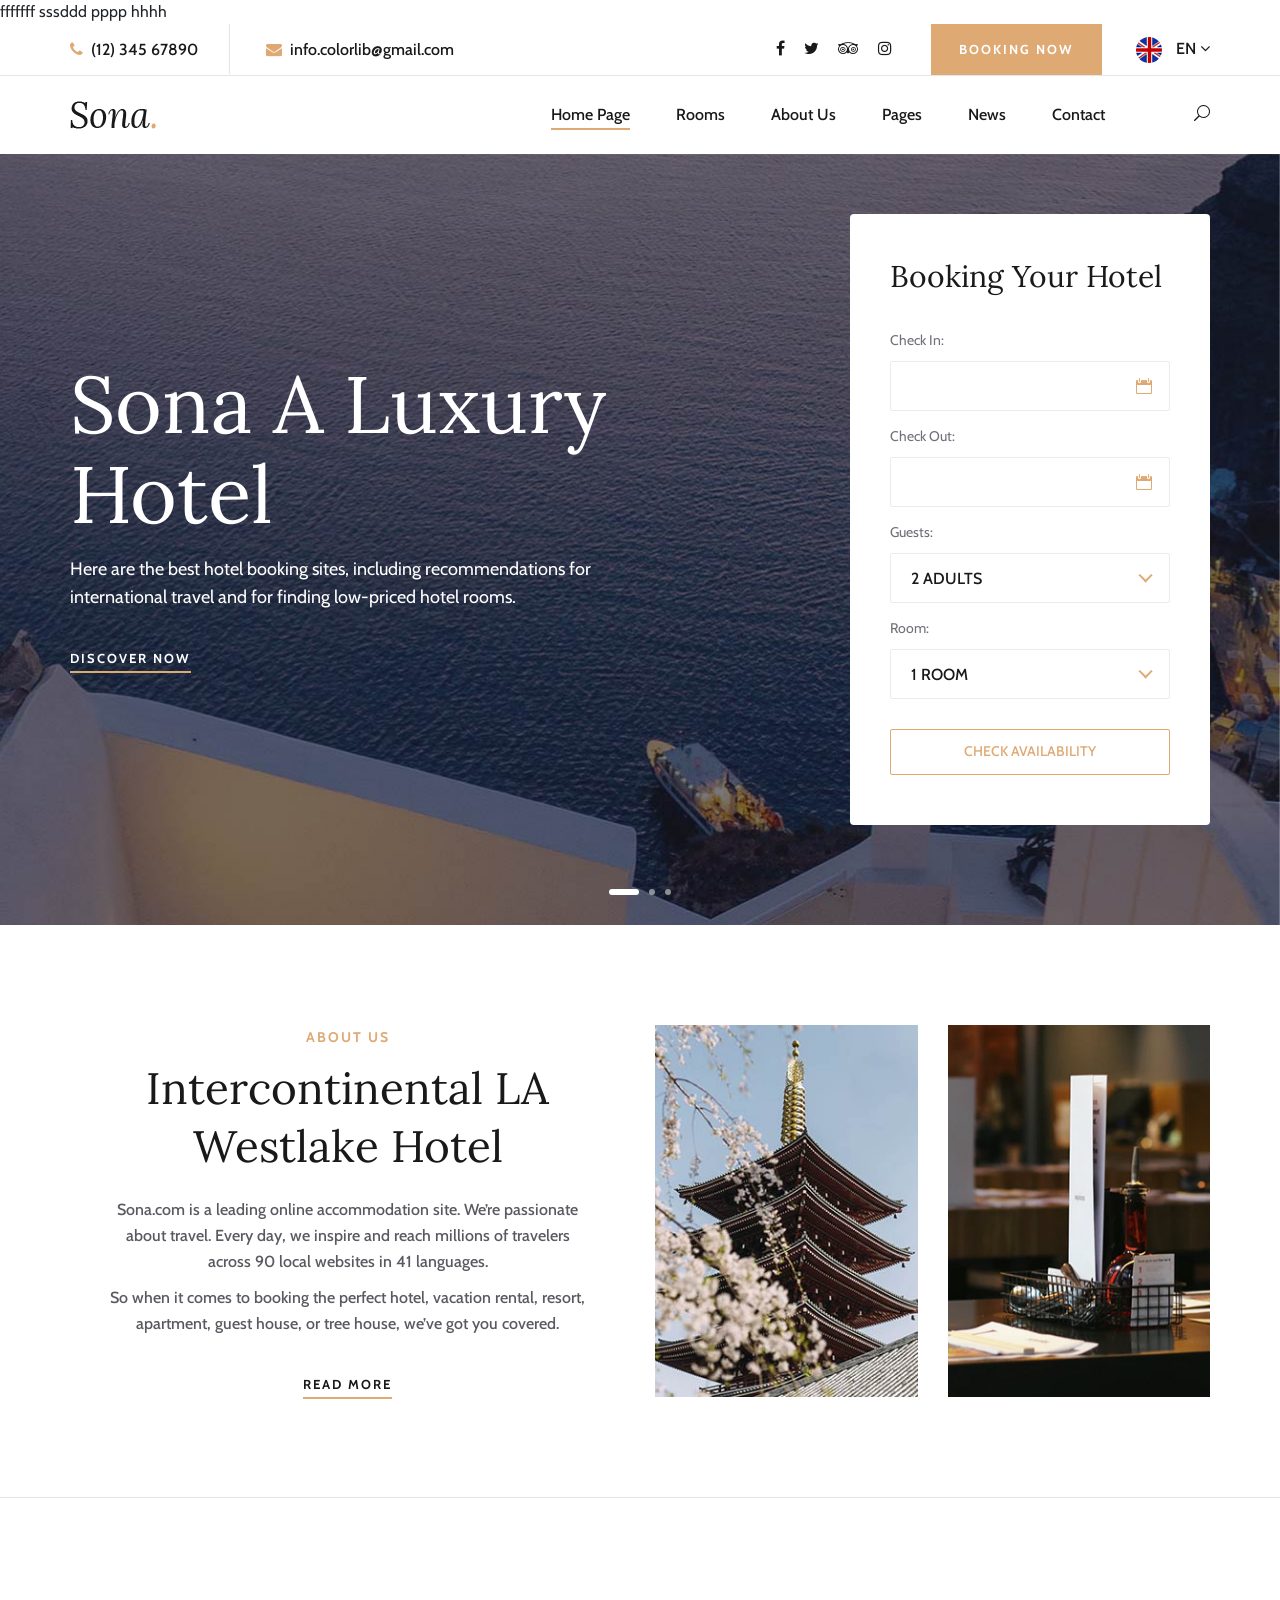
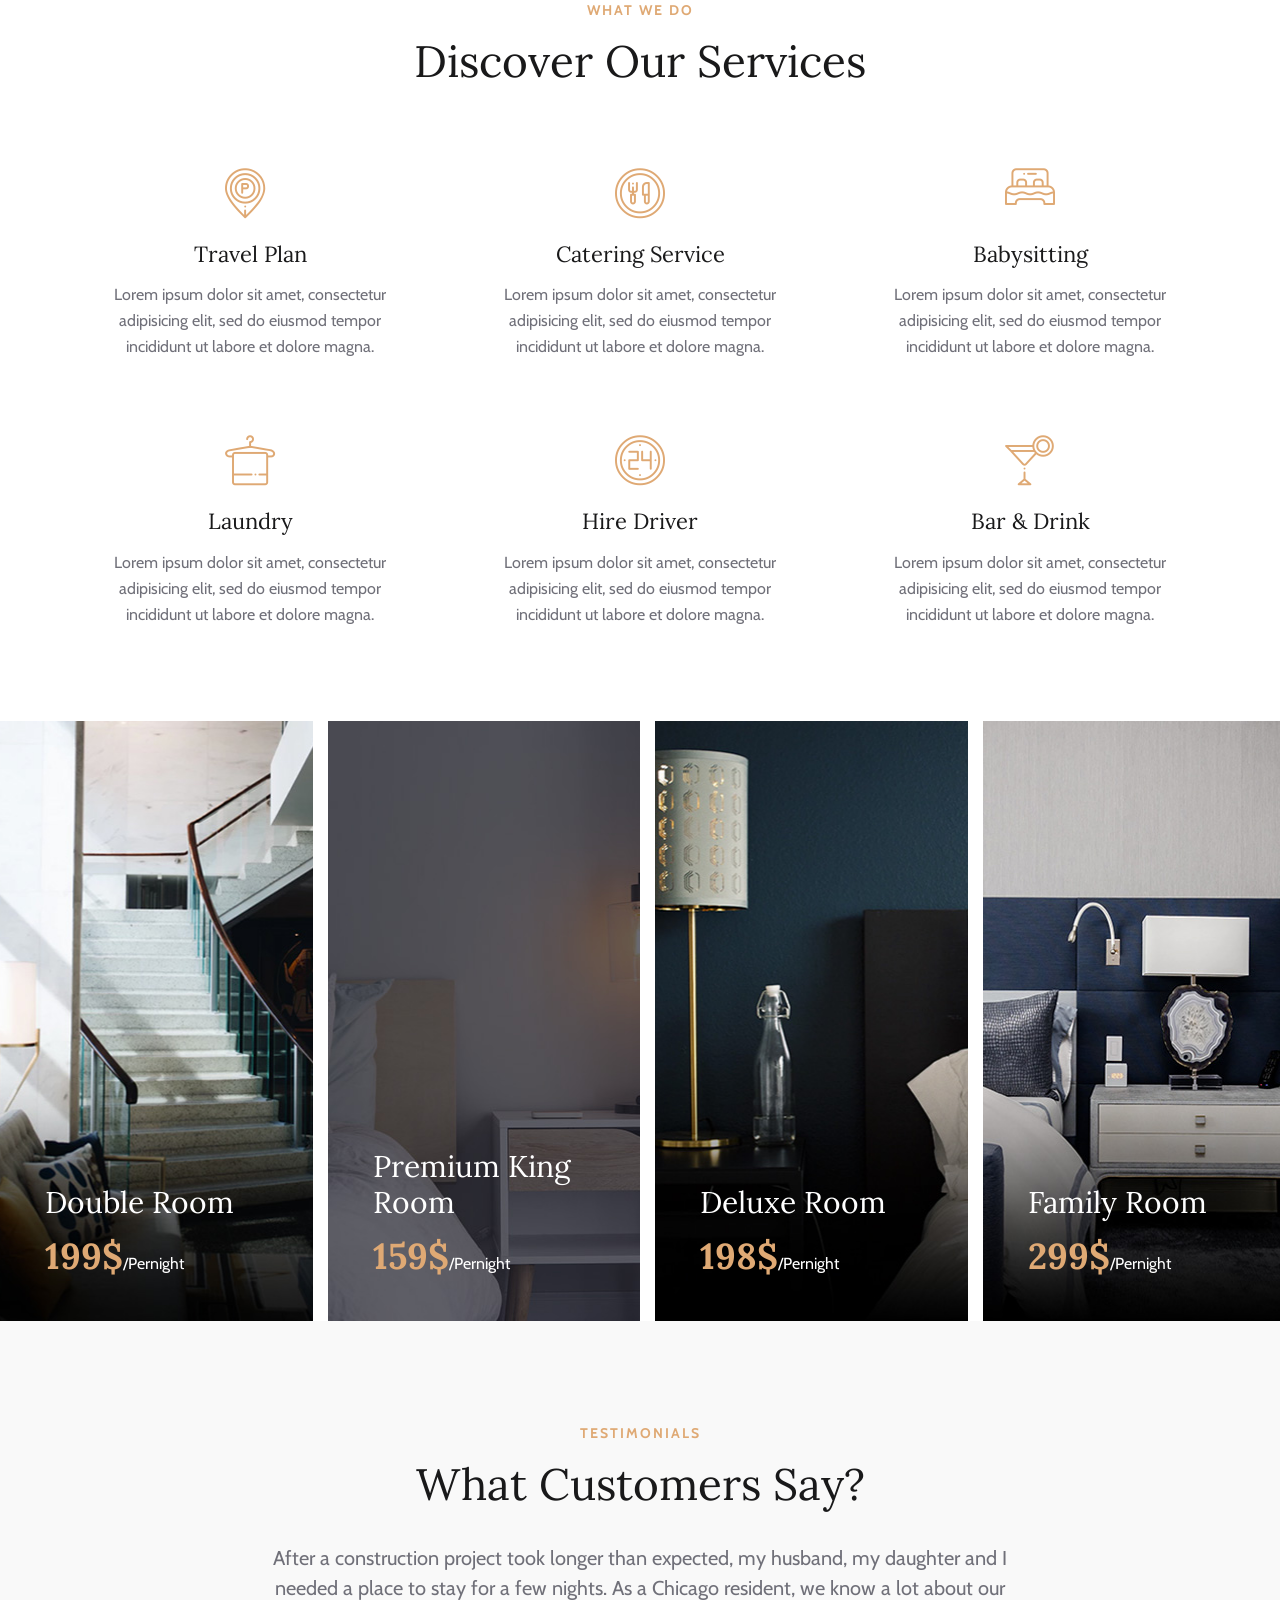
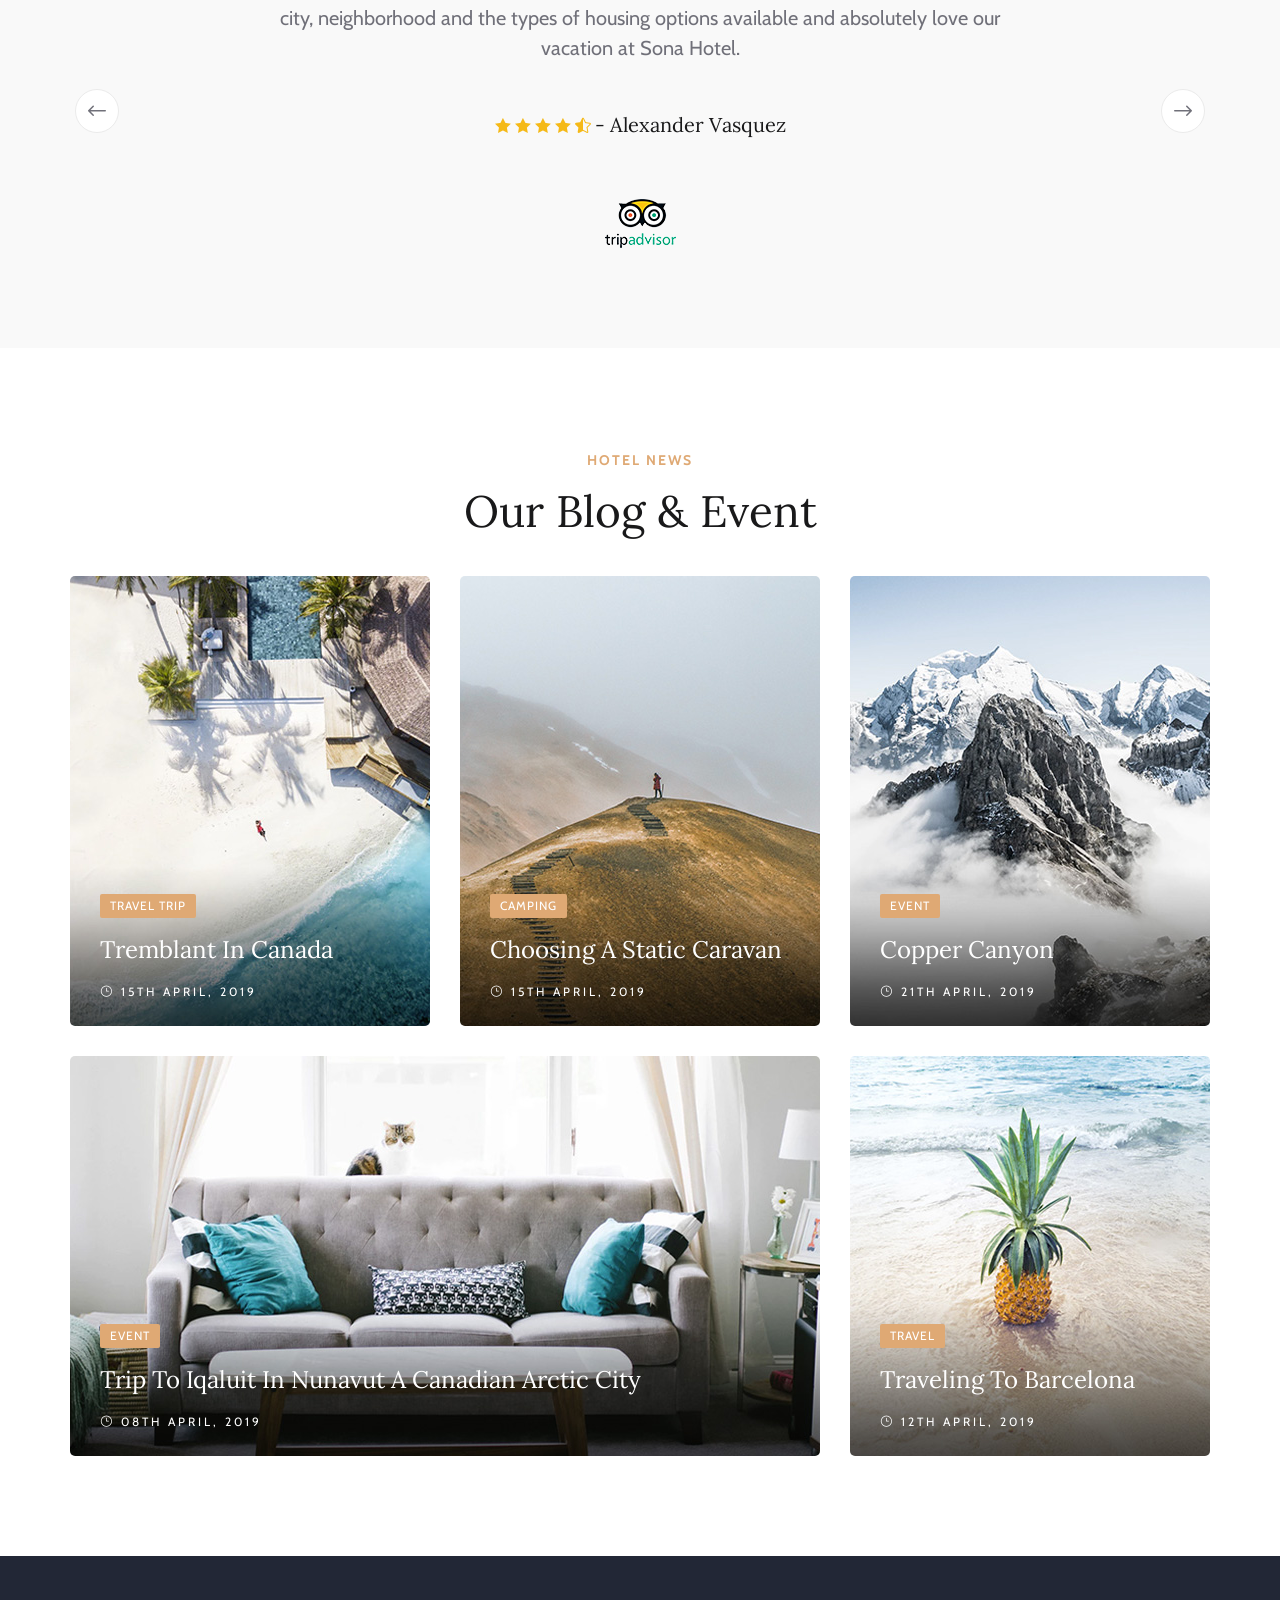
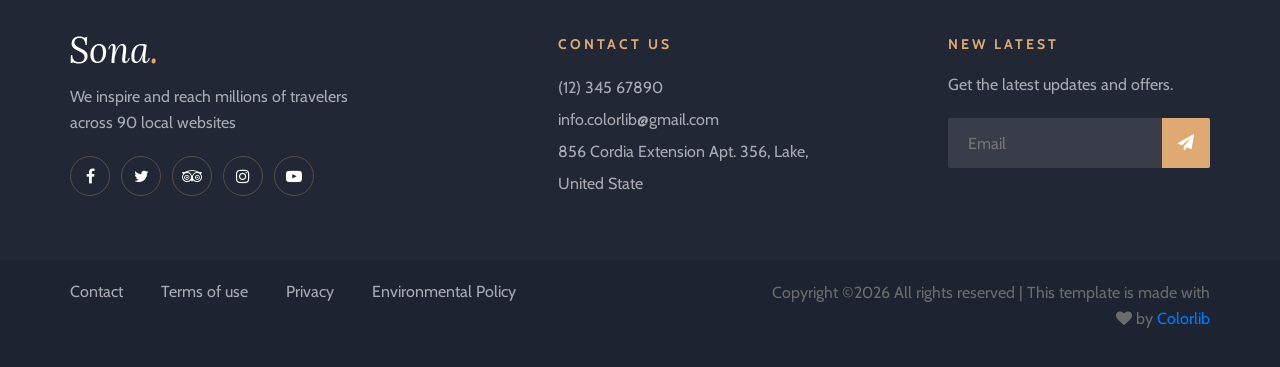
<file: index.html>
<!DOCTYPE html>
<html lang="zxx">
fffffff
sssddd
pppp
hhhh
<head>
    <meta charset="UTF-8">
    <meta name="description" content="Sona Template">
    <meta name="keywords" content="Sona, unica, creative, html">
    <meta name="viewport" content="width=device-width, initial-scale=1.0">
    <meta http-equiv="X-UA-Compatible" content="ie=edge">
    <title>Sona | Atriya Template Master Branch 1</title>
    <!-- Google Font -->
    <link href="https://fonts.googleapis.com/css?family=Lora:400,700&display=swap" rel="stylesheet">
    <link href="https://fonts.googleapis.com/css?family=Cabin:400,500,600,700&display=swap" rel="stylesheet">
    <!-- Css Styles -->
    <link rel="stylesheet" href="css/bootstrap.min.css" type="text/css">
    <link rel="stylesheet" href="css/font-awesome.min.css" type="text/css">
    <link rel="stylesheet" href="css/elegant-icons.css" type="text/css">
    <link rel="stylesheet" href="css/flaticon.css" type="text/css">
    <link rel="stylesheet" href="css/owl.carousel.min.css" type="text/css">
    <link rel="stylesheet" href="css/nice-select.css" type="text/css">
    <link rel="stylesheet" href="css/jquery-ui.min.css" type="text/css">
    <link rel="stylesheet" href="css/magnific-popup.css" type="text/css">
    <link rel="stylesheet" href="css/slicknav.min.css" type="text/css">
    <link rel="stylesheet" href="css/style.css" type="text/css">
</head>

<body>
    <!-- Page Preloder -->
    <div id="preloder">
        <div class="loader"></div>
    </div>

    <!-- Offcanvas Menu Section Begin -->
    <div class="offcanvas-menu-overlay"></div>
    <div class="canvas-open">
        <i class="icon_menu"></i>
    </div>
    <div class="offcanvas-menu-wrapper">
        <div class="canvas-close">
            <i class="icon_close"></i>
        </div>
        <div class="search-icon  search-switch">
            <i class="icon_search"></i>
        </div>
        <div class="header-configure-area">
            <div class="language-option">
                <img src="img/flag.jpg" alt="">
                <span>EN <i class="fa fa-angle-down"></i></span>
                <div class="flag-dropdown">
                    <ul>
                        <li><a href="#">Zi</a></li>
                        <li><a href="#">Fr</a></li>
                    </ul>
                </div>
            </div>
            <a href="#" class="bk-btn">Booking Right Now please!</a>
        </div>
        <nav class="mainmenu mobile-menu">
            <ul>
                <li class="active"><a href="./index.html">Home</a></li>
                <li><a href="./rooms.html">Rooms</a></li>
                <li><a href="./about-us.html">About Us</a></li>
                <li><a href="./pages.html">Pages</a>
                    <ul class="dropdown">
                        <li><a href="./room-details.html">Room Details</a></li>
                        <li><a href="#">Deluxe Room</a></li>
                        <li><a href="#">Family Room</a></li>
                        <li><a href="#">Premium Room</a></li>
                    </ul>
                </li>
                <li><a href="./blog.html">News</a></li>
                <li><a href="./contact.html">Contact</a></li>
            </ul>
        </nav>
        <div id="mobile-menu-wrap"></div>
        <div class="top-social">
            <a href="#"><i class="fa fa-facebook"></i></a>
            <a href="#"><i class="fa fa-twitter"></i></a>
            <a href="#"><i class="fa fa-tripadvisor"></i></a>
            <a href="#"><i class="fa fa-instagram"></i></a>
        </div>
        <ul class="top-widget">
            <li><i class="fa fa-phone"></i> (12) 345 67890</li>
            <li><i class="fa fa-envelope"></i> info.colorlib@gmail.com</li>
        </ul>
    </div>
    <!-- Offcanvas Menu Section End -->
    <!-- Header Section Begin -->
    <header class="header-section">
        <div class="top-nav">
            <div class="container">
                <div class="row">
                    <div class="col-lg-6">
                        <ul class="tn-left">
                            <li><i class="fa fa-phone"></i> (12) 345 67890</li>
                            <li><i class="fa fa-envelope"></i> info.colorlib@gmail.com</li>
                        </ul>
                    </div>
                    <div class="col-lg-6">
                        <div class="tn-right">
                            <div class="top-social">
                                <a href="#"><i class="fa fa-facebook"></i></a>
                                <a href="#"><i class="fa fa-twitter"></i></a>
                                <a href="#"><i class="fa fa-tripadvisor"></i></a>
                                <a href="#"><i class="fa fa-instagram"></i></a>
                            </div>
                            <a href="#" class="bk-btn">Booking Now</a>
                            <div class="language-option">
                                <img src="img/flag.jpg" alt="">
                                <span>EN <i class="fa fa-angle-down"></i></span>
                                <div class="flag-dropdown">
                                    <ul>
                                        <li><a href="#">Zi</a></li>
                                        <li><a href="#">Fr</a></li>
                                    </ul>
                                </div>
                            </div>
                        </div>
                    </div>
                </div>
            </div>
        </div>
        <div class="menu-item">
            <div class="container">
                <div class="row">
                    <div class="col-lg-2">
                        <div class="logo">
                            <a href="./index.html">
                                <img src="img/logo.png" alt="">
                            </a>
                        </div>
                    </div>
                    <div class="col-lg-10">
                        <div class="nav-menu">
                            <nav class="mainmenu">
                                <ul>
                                    <li class="active"><a href="./index.html">Home Page</a></li>
                                    <li><a href="./rooms.html">Rooms</a></li>
                                    <li><a href="./about-us.html">About Us</a></li>
                                    <li><a href="./pages.html">Pages</a>
                                        <ul class="dropdown">
                                            <li><a href="./room-details.html">Room Details</a></li>
                                            <li><a href="./blog-details.html">Blog Details</a></li>
                                            <li><a href="#">Family Room</a></li>
                                            <li><a href="#">Premium Room</a></li>
                                        </ul>
                                    </li>
                                    <li><a href="./blog.html">News</a></li>
                                    <li><a href="./contact.html">Contact</a></li>
                                </ul>
                            </nav>
                            <div class="nav-right search-switch">
                                <i class="icon_search"></i>
                            </div>
                        </div>
                    </div>
                </div>
            </div>
        </div>
    </header>
    <!-- Header End -->

    <!-- Hero Section Begin -->
    <section class="hero-section">
        <div class="container">
            <div class="row">
                <div class="col-lg-6">
                    <div class="hero-text">
                        <h1>Sona A Luxury Hotel</h1>
                        <p>Here are the best hotel booking sites, including recommendations for international
                            travel and for finding low-priced hotel rooms.</p>
                        <a href="#" class="primary-btn">Discover Now</a>
                    </div>
                </div>
                <div class="col-xl-4 col-lg-5 offset-xl-2 offset-lg-1">
                    <div class="booking-form">
                        <h3>Booking Your Hotel</h3>
                        <form action="#">
                            <div class="check-date">
                                <label for="date-in">Check In:</label>
                                <input type="text" class="date-input" id="date-in">
                                <i class="icon_calendar"></i>
                            </div>
                            <div class="check-date">
                                <label for="date-out">Check Out:</label>
                                <input type="text" class="date-input" id="date-out">
                                <i class="icon_calendar"></i>
                            </div>
                            <div class="select-option">
                                <label for="guest">Guests:</label>
                                <select id="guest">
                                    <option value="">2 Adults</option>
                                    <option value="">3 Adults</option>
                                </select>
                            </div>
                            <div class="select-option">
                                <label for="room">Room:</label>
                                <select id="room">
                                    <option value="">1 Room</option>
                                    <option value="">2 Room</option>
                                </select>
                            </div>
                            <button type="submit">Check Availability</button>
                        </form>
                    </div>
                </div>
            </div>
        </div>
        <div class="hero-slider owl-carousel">
            <div class="hs-item set-bg" data-setbg="img/hero/hero-1.jpg"></div>
            <div class="hs-item set-bg" data-setbg="img/hero/hero-2.jpg"></div>
            <div class="hs-item set-bg" data-setbg="img/hero/hero-3.jpg"></div>
        </div>
    </section>
    <!-- Hero Section End -->

    <!-- About Us Section Begin -->
    <section class="aboutus-section spad">
        <div class="container">
            <div class="row">
                <div class="col-lg-6">
                    <div class="about-text">
                        <div class="section-title">
                            <span>About Us</span>
                            <h2>Intercontinental LA <br />Westlake Hotel</h2>
                        </div>
                        <p class="f-para">Sona.com is a leading online accommodation site. We’re passionate about
                            travel. Every day, we inspire and reach millions of travelers across 90 local websites in 41
                            languages.</p>
                        <p class="s-para">So when it comes to booking the perfect hotel, vacation rental, resort,
                            apartment, guest house, or tree house, we’ve got you covered.</p>
                        <a href="#" class="primary-btn about-btn">Read More</a>
                    </div>
                </div>
                <div class="col-lg-6">
                    <div class="about-pic">
                        <div class="row">
                            <div class="col-sm-6">
                                <img src="img/about/about-1.jpg" alt="">
                            </div>
                            <div class="col-sm-6">
                                <img src="img/about/about-2.jpg" alt="">
                            </div>
                        </div>
                    </div>
                </div>
            </div>
        </div>
    </section>
    <!-- About Us Section End -->

    <!-- Services Section End -->
    <section class="services-section spad">
        <div class="container">
            <div class="row">
                <div class="col-lg-12">
                    <div class="section-title">
                        <span>What We Do</span>
                        <h2>Discover Our Services</h2>
                    </div>
                </div>
            </div>
            <div class="row">
                <div class="col-lg-4 col-sm-6">
                    <div class="service-item">
                        <i class="flaticon-036-parking"></i>
                        <h4>Travel Plan</h4>
                        <p>Lorem ipsum dolor sit amet, consectetur adipisicing elit, sed do eiusmod tempor incididunt ut
                            labore et dolore magna.</p>
                    </div>
                </div>
                <div class="col-lg-4 col-sm-6">
                    <div class="service-item">
                        <i class="flaticon-033-dinner"></i>
                        <h4>Catering Service</h4>
                        <p>Lorem ipsum dolor sit amet, consectetur adipisicing elit, sed do eiusmod tempor incididunt ut
                            labore et dolore magna.</p>
                    </div>
                </div>
                <div class="col-lg-4 col-sm-6">
                    <div class="service-item">
                        <i class="flaticon-026-bed"></i>
                        <h4>Babysitting</h4>
                        <p>Lorem ipsum dolor sit amet, consectetur adipisicing elit, sed do eiusmod tempor incididunt ut
                            labore et dolore magna.</p>
                    </div>
                </div>
                <div class="col-lg-4 col-sm-6">
                    <div class="service-item">
                        <i class="flaticon-024-towel"></i>
                        <h4>Laundry</h4>
                        <p>Lorem ipsum dolor sit amet, consectetur adipisicing elit, sed do eiusmod tempor incididunt ut
                            labore et dolore magna.</p>
                    </div>
                </div>
                <div class="col-lg-4 col-sm-6">
                    <div class="service-item">
                        <i class="flaticon-044-clock-1"></i>
                        <h4>Hire Driver</h4>
                        <p>Lorem ipsum dolor sit amet, consectetur adipisicing elit, sed do eiusmod tempor incididunt ut
                            labore et dolore magna.</p>
                    </div>
                </div>
                <div class="col-lg-4 col-sm-6">
                    <div class="service-item">
                        <i class="flaticon-012-cocktail"></i>
                        <h4>Bar & Drink</h4>
                        <p>Lorem ipsum dolor sit amet, consectetur adipisicing elit, sed do eiusmod tempor incididunt ut
                            labore et dolore magna.</p>
                    </div>
                </div>
            </div>
        </div>
    </section>
    <!-- Services Section End -->

    <!-- Home Room Section Begin -->
    <section class="hp-room-section">
        <div class="container-fluid">
            <div class="hp-room-items">
                <div class="row">
                    <div class="col-lg-3 col-md-6">
                        <div class="hp-room-item set-bg" data-setbg="img/room/room-b1.jpg">
                            <div class="hr-text">
                                <h3>Double Room</h3>
                                <h2>199$<span>/Pernight</span></h2>
                                <table>
                                    <tbody>
                                        <tr>
                                            <td class="r-o">Size:</td>
                                            <td>30 ft</td>
                                        </tr>
                                        <tr>
                                            <td class="r-o">Capacity:</td>
                                            <td>Max persion 5</td>
                                        </tr>
                                        <tr>
                                            <td class="r-o">Bed:</td>
                                            <td>King Beds</td>
                                        </tr>
                                        <tr>
                                            <td class="r-o">Services:</td>
                                            <td>Wifi, Television, Bathroom,...</td>
                                        </tr>
                                    </tbody>
                                </table>
                                <a href="#" class="primary-btn">More Details</a>
                            </div>
                        </div>
                    </div>
                    <div class="col-lg-3 col-md-6">
                        <div class="hp-room-item set-bg" data-setbg="img/room/room-b2.jpg">
                            <div class="hr-text">
                                <h3>Premium King Room</h3>
                                <h2>159$<span>/Pernight</span></h2>
                                <table>
                                    <tbody>
                                        <tr>
                                            <td class="r-o">Size:</td>
                                            <td>30 ft</td>
                                        </tr>
                                        <tr>
                                            <td class="r-o">Capacity:</td>
                                            <td>Max persion 5</td>
                                        </tr>
                                        <tr>
                                            <td class="r-o">Bed:</td>
                                            <td>King Beds</td>
                                        </tr>
                                        <tr>
                                            <td class="r-o">Services:</td>
                                            <td>Wifi, Television, Bathroom,...</td>
                                        </tr>
                                    </tbody>
                                </table>
                                <a href="#" class="primary-btn">More Details</a>
                            </div>
                        </div>
                    </div>
                    <div class="col-lg-3 col-md-6">
                        <div class="hp-room-item set-bg" data-setbg="img/room/room-b3.jpg">
                            <div class="hr-text">
                                <h3>Deluxe Room</h3>
                                <h2>198$<span>/Pernight</span></h2>
                                <table>
                                    <tbody>
                                        <tr>
                                            <td class="r-o">Size:</td>
                                            <td>30 ft</td>
                                        </tr>
                                        <tr>
                                            <td class="r-o">Capacity:</td>
                                            <td>Max persion 5</td>
                                        </tr>
                                        <tr>
                                            <td class="r-o">Bed:</td>
                                            <td>King Beds</td>
                                        </tr>
                                        <tr>
                                            <td class="r-o">Services:</td>
                                            <td>Wifi, Television, Bathroom,...</td>
                                        </tr>
                                    </tbody>
                                </table>
                                <a href="#" class="primary-btn">More Details</a>
                            </div>
                        </div>
                    </div>
                    <div class="col-lg-3 col-md-6">
                        <div class="hp-room-item set-bg" data-setbg="img/room/room-b4.jpg">
                            <div class="hr-text">
                                <h3>Family Room</h3>
                                <h2>299$<span>/Pernight</span></h2>
                                <table>
                                    <tbody>
                                        <tr>
                                            <td class="r-o">Size:</td>
                                            <td>30 ft</td>
                                        </tr>
                                        <tr>
                                            <td class="r-o">Capacity:</td>
                                            <td>Max persion 5</td>
                                        </tr>
                                        <tr>
                                            <td class="r-o">Bed:</td>
                                            <td>King Beds</td>
                                        </tr>
                                        <tr>
                                            <td class="r-o">Services:</td>
                                            <td>Wifi, Television, Bathroom,...</td>
                                        </tr>
                                    </tbody>
                                </table>
                                <a href="#" class="primary-btn">More Details</a>
                            </div>
                        </div>
                    </div>
                </div>
            </div>
        </div>
    </section>
    <!-- Home Room Section End -->

    <!-- Testimonial Section Begin -->
    <section class="testimonial-section spad">
        <div class="container">
            <div class="row">
                <div class="col-lg-12">
                    <div class="section-title">
                        <span>Testimonials</span>
                        <h2>What Customers Say?</h2>
                    </div>
                </div>
            </div>
            <div class="row">
                <div class="col-lg-8 offset-lg-2">
                    <div class="testimonial-slider owl-carousel">
                        <div class="ts-item">
                            <p>After a construction project took longer than expected, my husband, my daughter and I
                                needed a place to stay for a few nights. As a Chicago resident, we know a lot about our
                                city, neighborhood and the types of housing options available and absolutely love our
                                vacation at Sona Hotel.</p>
                            <div class="ti-author">
                                <div class="rating">
                                    <i class="icon_star"></i>
                                    <i class="icon_star"></i>
                                    <i class="icon_star"></i>
                                    <i class="icon_star"></i>
                                    <i class="icon_star-half_alt"></i>
                                </div>
                                <h5> - Alexander Vasquez</h5>
                            </div>
                            <img src="img/testimonial-logo.png" alt="">
                        </div>
                        <div class="ts-item">
                            <p>After a construction project took longer than expected, my husband, my daughter and I
                                needed a place to stay for a few nights. As a Chicago resident, we know a lot about our
                                city, neighborhood and the types of housing options available and absolutely love our
                                vacation at Sona Hotel.</p>
                            <div class="ti-author">
                                <div class="rating">
                                    <i class="icon_star"></i>
                                    <i class="icon_star"></i>
                                    <i class="icon_star"></i>
                                    <i class="icon_star"></i>
                                    <i class="icon_star-half_alt"></i>
                                </div>
                                <h5> - Alexander Vasquez</h5>
                            </div>
                            <img src="img/testimonial-logo.png" alt="">
                        </div>
                    </div>
                </div>
            </div>
        </div>
    </section>
    <!-- Testimonial Section End -->

    <!-- Blog Section Begin -->
    <section class="blog-section spad">
        <div class="container">
            <div class="row">
                <div class="col-lg-12">
                    <div class="section-title">
                        <span>Hotel News</span>
                        <h2>Our Blog & Event</h2>
                    </div>
                </div>
            </div>
            <div class="row">
                <div class="col-lg-4">
                    <div class="blog-item set-bg" data-setbg="img/blog/blog-1.jpg">
                        <div class="bi-text">
                            <span class="b-tag">Travel Trip</span>
                            <h4><a href="#">Tremblant In Canada</a></h4>
                            <div class="b-time"><i class="icon_clock_alt"></i> 15th April, 2019</div>
                        </div>
                    </div>
                </div>
                <div class="col-lg-4">
                    <div class="blog-item set-bg" data-setbg="img/blog/blog-2.jpg">
                        <div class="bi-text">
                            <span class="b-tag">Camping</span>
                            <h4><a href="#">Choosing A Static Caravan</a></h4>
                            <div class="b-time"><i class="icon_clock_alt"></i> 15th April, 2019</div>
                        </div>
                    </div>
                </div>
                <div class="col-lg-4">
                    <div class="blog-item set-bg" data-setbg="img/blog/blog-3.jpg">
                        <div class="bi-text">
                            <span class="b-tag">Event</span>
                            <h4><a href="#">Copper Canyon</a></h4>
                            <div class="b-time"><i class="icon_clock_alt"></i> 21th April, 2019</div>
                        </div>
                    </div>
                </div>
                <div class="col-lg-8">
                    <div class="blog-item small-size set-bg" data-setbg="img/blog/blog-wide.jpg">
                        <div class="bi-text">
                            <span class="b-tag">Event</span>
                            <h4><a href="#">Trip To Iqaluit In Nunavut A Canadian Arctic City</a></h4>
                            <div class="b-time"><i class="icon_clock_alt"></i> 08th April, 2019</div>
                        </div>
                    </div>
                </div>
                <div class="col-lg-4">
                    <div class="blog-item small-size set-bg" data-setbg="img/blog/blog-10.jpg">
                        <div class="bi-text">
                            <span class="b-tag">Travel</span>
                            <h4><a href="#">Traveling To Barcelona</a></h4>
                            <div class="b-time"><i class="icon_clock_alt"></i> 12th April, 2019</div>
                        </div>
                    </div>
                </div>
            </div>
        </div>
    </section>
    <!-- Blog Section End -->

    <!-- Footer Section Begin -->
    <footer class="footer-section">
        <div class="container">
            <div class="footer-text">
                <div class="row">
                    <div class="col-lg-4">
                        <div class="ft-about">
                            <div class="logo">
                                <a href="#">
                                    <img src="img/footer-logo.png" alt="">
                                </a>
                            </div>
                            <p>We inspire and reach millions of travelers<br /> across 90 local websites</p>
                            <div class="fa-social">
                                <a href="#"><i class="fa fa-facebook"></i></a>
                                <a href="#"><i class="fa fa-twitter"></i></a>
                                <a href="#"><i class="fa fa-tripadvisor"></i></a>
                                <a href="#"><i class="fa fa-instagram"></i></a>
                                <a href="#"><i class="fa fa-youtube-play"></i></a>
                            </div>
                        </div>
                    </div>
                    <div class="col-lg-3 offset-lg-1">
                        <div class="ft-contact">
                            <h6>Contact Us</h6>
                            <ul>
                                <li>(12) 345 67890</li>
                                <li>info.colorlib@gmail.com</li>
                                <li>856 Cordia Extension Apt. 356, Lake, United State</li>
                            </ul>
                        </div>
                    </div>
                    <div class="col-lg-3 offset-lg-1">
                        <div class="ft-newslatter">
                            <h6>New latest</h6>
                            <p>Get the latest updates and offers.</p>
                            <form action="#" class="fn-form">
                                <input type="text" placeholder="Email">
                                <button type="submit"><i class="fa fa-send"></i></button>
                            </form>
                        </div>
                    </div>
                </div>
            </div>
        </div>
        <div class="copyright-option">
            <div class="container">
                <div class="row">
                    <div class="col-lg-7">
                        <ul>
                            <li><a href="#">Contact</a></li>
                            <li><a href="#">Terms of use</a></li>
                            <li><a href="#">Privacy</a></li>
                            <li><a href="#">Environmental Policy</a></li>
                        </ul>
                    </div>
                    <div class="col-lg-5">
                        <div class="co-text"><p><!-- Link back to Colorlib can't be removed. Template is licensed under CC BY 3.0. -->
  Copyright &copy;<script>document.write(new Date().getFullYear());</script> All rights reserved | This template is made with <i class="fa fa-heart" aria-hidden="true"></i> by <a href="https://colorlib.com" target="_blank">Colorlib</a>
  <!-- Link back to Colorlib can't be removed. Template is licensed under CC BY 3.0. --></p></div>
                    </div>
                </div>
            </div>
        </div>
    </footer>
    <!-- Footer Section End -->

    <!-- Search model Begin -->
    <div class="search-model">
        <div class="h-100 d-flex align-items-center justify-content-center">
            <div class="search-close-switch"><i class="icon_close"></i></div>
            <form class="search-model-form">
                <input type="text" id="search-input" placeholder="Search here.....">
            </form>
        </div>
    </div>
    <!-- Search model end -->

    <!-- Js Plugins -->
    <script src="js/jquery-3.3.1.min.js"></script>
    <script src="js/bootstrap.min.js"></script>
    <script src="js/jquery.magnific-popup.min.js"></script>
    <script src="js/jquery.nice-select.min.js"></script>
    <script src="js/jquery-ui.min.js"></script>
    <script src="js/jquery.slicknav.js"></script>
    <script src="js/owl.carousel.min.js"></script>
    <script src="js/main.js"></script>
</body>

</html>
</file>
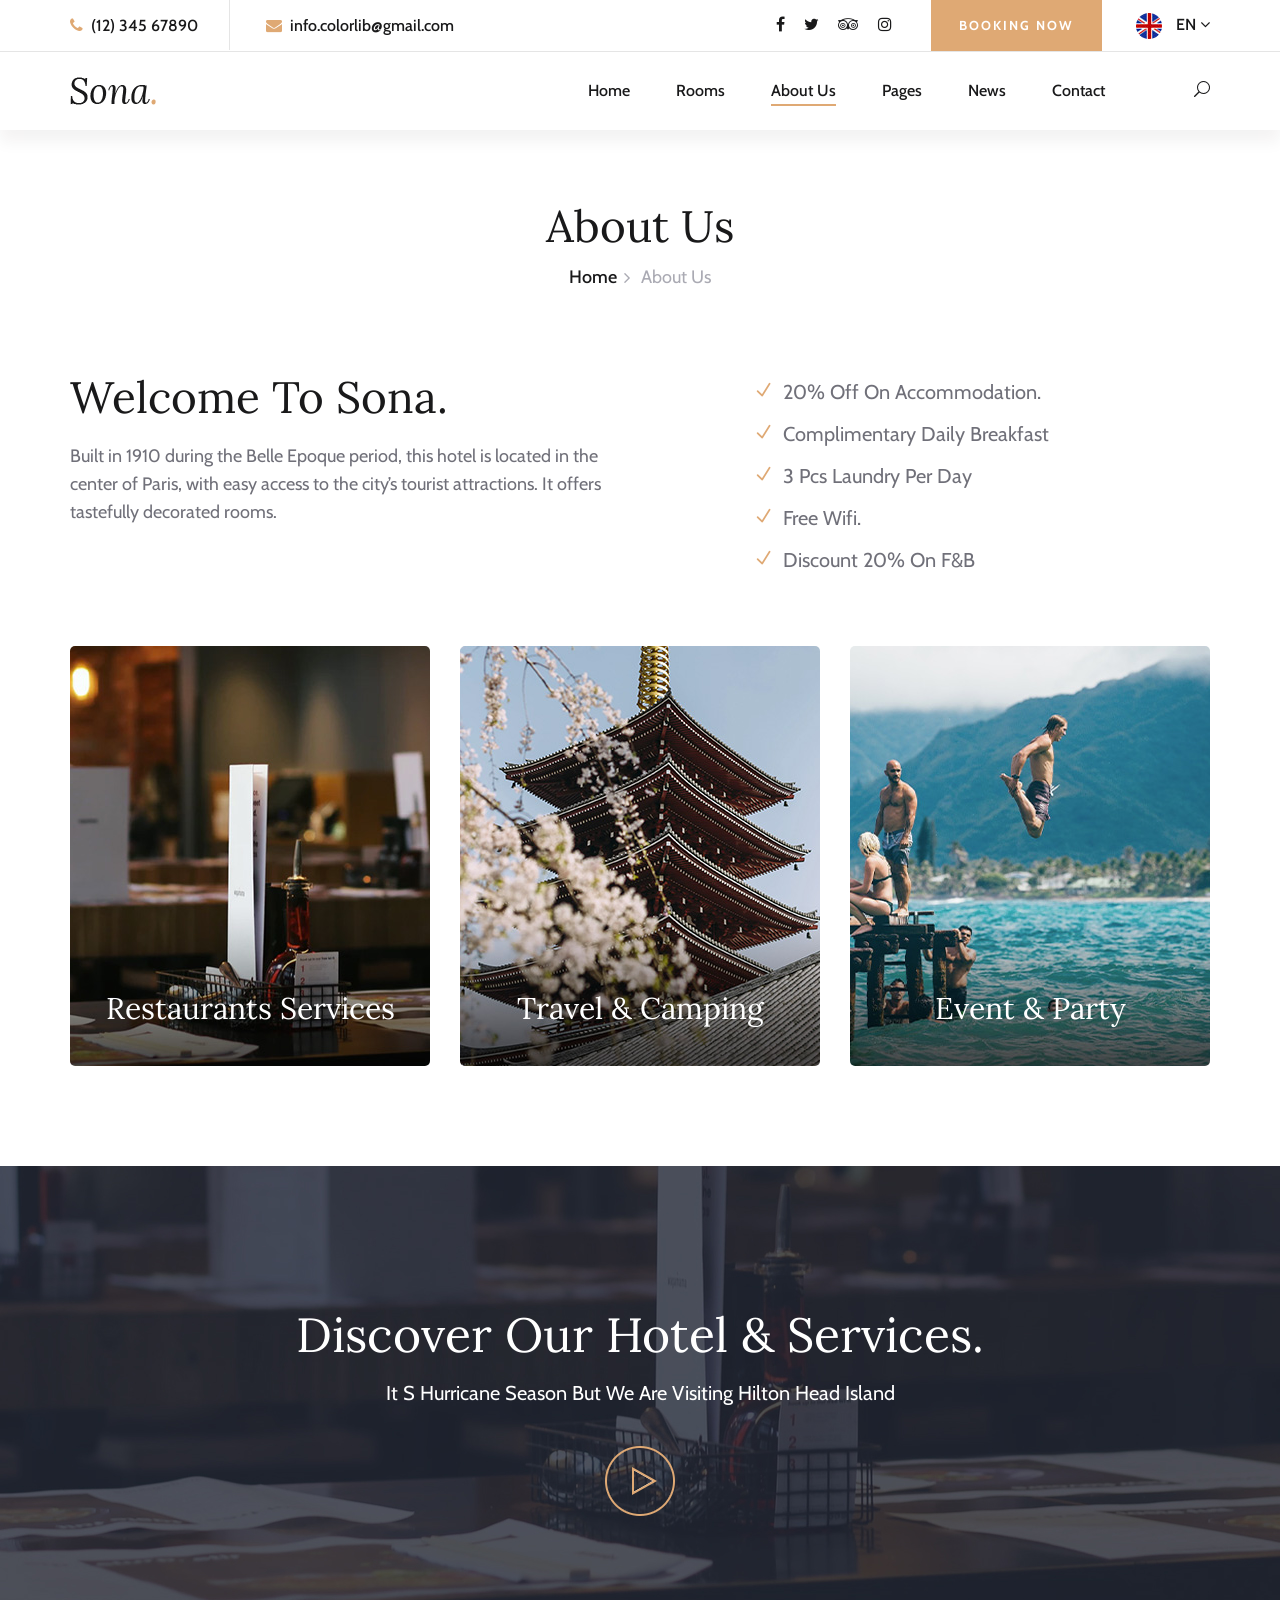
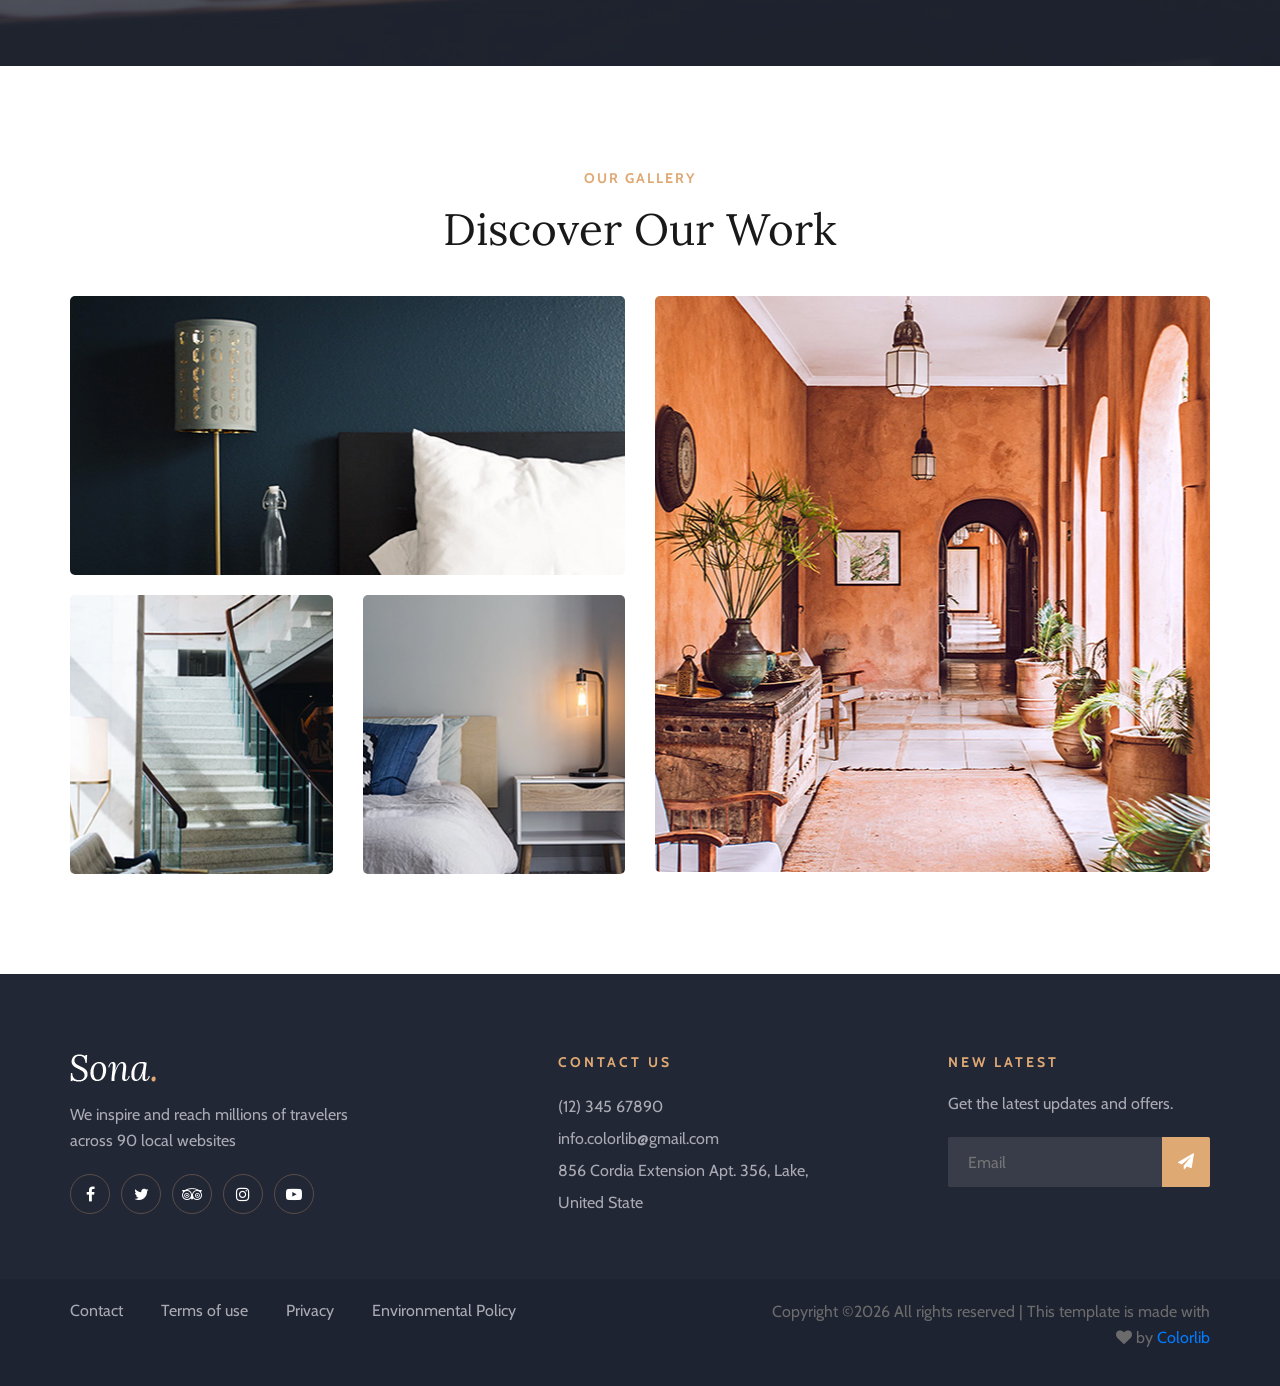
<file: about-us.html>
<!DOCTYPE html>
<html lang="zxx">

<head>
    <meta charset="UTF-8">
    <meta name="description" content="Sona Template">
    <meta name="keywords" content="Sona, unica, creative, html">
    <meta name="viewport" content="width=device-width, initial-scale=1.0">
    <meta http-equiv="X-UA-Compatible" content="ie=edge">
    <title>Sona | Atriya Template</title>

    <!-- Google Font -->
    <link href="https://fonts.googleapis.com/css?family=Lora:400,700&display=swap" rel="stylesheet">
    <link href="https://fonts.googleapis.com/css?family=Cabin:400,500,600,700&display=swap" rel="stylesheet">

    <!-- Css Styles -->
    <link rel="stylesheet" href="css/bootstrap.min.css" type="text/css">
    <link rel="stylesheet" href="css/font-awesome.min.css" type="text/css">
    <link rel="stylesheet" href="css/elegant-icons.css" type="text/css">
    <link rel="stylesheet" href="css/flaticon.css" type="text/css">
    <link rel="stylesheet" href="css/owl.carousel.min.css" type="text/css">
    <link rel="stylesheet" href="css/nice-select.css" type="text/css">
    <link rel="stylesheet" href="css/jquery-ui.min.css" type="text/css">
    <link rel="stylesheet" href="css/magnific-popup.css" type="text/css">
    <link rel="stylesheet" href="css/slicknav.min.css" type="text/css">
    <link rel="stylesheet" href="css/style.css" type="text/css">
</head>

<body>
    <!-- Page Preloder -->
    <div id="preloder">
        <div class="loader"></div>
    </div>

    <!-- Offcanvas Menu Section Begin -->
    <div class="offcanvas-menu-overlay"></div>
    <div class="canvas-open">
        <i class="icon_menu"></i>
    </div>
    <div class="offcanvas-menu-wrapper">
        <div class="canvas-close">
            <i class="icon_close"></i>
        </div>
        <div class="search-icon search-switch">
            <i class="icon_search"></i>
        </div>
        <div class="header-configure-area">
            <div class="language-option">
                <img src="img/flag.jpg" alt="">
                <span>EN <i class="fa fa-angle-down"></i></span>
                <div class="flag-dropdown">
                    <ul>
                        <li><a href="#">Zi 1</a></li>
                        <li><a href="#">Fr 1</a></li>
                    </ul>
                </div>
            </div>
            <a href="#" class="bk-btn">Booking Now</a>
        </div>
        <nav class="mainmenu mobile-menu">
            <ul>
                <li class="active"><a href="./index.html">Home</a></li>
                <li><a href="./rooms.html">Rooms</a></li>
                <li><a href="./about-us.html">About Us</a></li>
                <li><a href="./pages.html">Pages</a>
                    <ul class="dropdown">
                        <li><a href="./room-details.html">Room Details</a></li>
                        <li><a href="./blog-details.html">Blog Details</a></li>
                        <li><a href="#">Family Room</a></li>
                        <li><a href="#">Premium Room</a></li>
                    </ul>
                </li>
                <li><a href="./blog.html">News</a></li>
                <li><a href="./contact.html">Contact</a></li>
            </ul>
        </nav>
        <div id="mobile-menu-wrap"></div>
        <div class="top-social">
            <a href="#"><i class="fa fa-facebook"></i></a>
            <a href="#"><i class="fa fa-twitter"></i></a>
            <a href="#"><i class="fa fa-tripadvisor"></i></a>
            <a href="#"><i class="fa fa-instagram"></i></a>
        </div>
        <ul class="top-widget">
            <li><i class="fa fa-phone"></i> (12) 345 67890</li>
            <li><i class="fa fa-envelope"></i> info.colorlib@gmail.com</li>
        </ul>
    </div>
    <!-- Offcanvas Menu Section End -->

    <!-- Header Section Begin -->
    <header class="header-section header-normal">
        <div class="top-nav">
            <div class="container">
                <div class="row">
                    <div class="col-lg-6">
                        <ul class="tn-left">
                            <li><i class="fa fa-phone"></i> (12) 345 67890</li>
                            <li><i class="fa fa-envelope"></i> info.colorlib@gmail.com</li>
                        </ul>
                    </div>
                    <div class="col-lg-6">
                        <div class="tn-right">
                            <div class="top-social">
                                <a href="#"><i class="fa fa-facebook"></i></a>
                                <a href="#"><i class="fa fa-twitter"></i></a>
                                <a href="#"><i class="fa fa-tripadvisor"></i></a>
                                <a href="#"><i class="fa fa-instagram"></i></a>
                            </div>
                            <a href="#" class="bk-btn">Booking Now</a>
                            <div class="language-option">
                                <img src="img/flag.jpg" alt="">
                                <span>EN <i class="fa fa-angle-down"></i></span>
                                <div class="flag-dropdown">
                                    <ul>
                                        <li><a href="#">Zi</a></li>
                                        <li><a href="#">Fr</a></li>
                                    </ul>
                                </div>
                            </div>
                        </div>
                    </div>
                </div>
            </div>
        </div>
        <div class="menu-item">
            <div class="container">
                <div class="row">
                    <div class="col-lg-2">
                        <div class="logo">
                            <a href="./index.html">
                                <img src="img/logo.png" alt="">
                            </a>
                        </div>
                    </div>
                    <div class="col-lg-10">
                        <div class="nav-menu">
                            <nav class="mainmenu">
                                <ul>
                                    <li><a href="./index.html">Home</a></li>
                                    <li><a href="./rooms.html">Rooms</a></li>
                                    <li class="active"><a href="./about-us.html">About Us</a></li>
                                    <li><a href="./pages.html">Pages</a>
                                        <ul class="dropdown">
                                            <li><a href="./room-details.html">Room Details</a></li>
                                            <li><a href="./blog-details.html">Blog Details</a></li>
                                            <li><a href="#">Family Room</a></li>
                                            <li><a href="#">Premium Room</a></li>
                                        </ul>
                                    </li>
                                    <li><a href="./blog.html">News</a></li>
                                    <li><a href="./contact.html">Contact</a></li>
                                </ul>
                            </nav>
                            <div class="nav-right search-switch">
                                <i class="icon_search"></i>
                            </div>
                        </div>
                    </div>
                </div>
            </div>
        </div>
    </header>
    <!-- Header End -->

    <!-- Breadcrumb Section Begin -->
    <div class="breadcrumb-section">
        <div class="container">
            <div class="row">
                <div class="col-lg-12">
                    <div class="breadcrumb-text">
                        <h2>About Us</h2>
                        <div class="bt-option">
                            <a href="./index.html">Home</a>
                            <span>About Us</span>
                        </div>
                    </div>
                </div>
            </div>
        </div>
    </div>
    <!-- Breadcrumb Section End -->

    <!-- About Us Page Section Begin -->
    <section class="aboutus-page-section spad">
        <div class="container">
            <div class="about-page-text">
                <div class="row">
                    <div class="col-lg-6">
                        <div class="ap-title">
                            <h2>Welcome To Sona.</h2>
                            <p>Built in 1910 during the Belle Epoque period, this hotel is located in the center of
                                Paris, with easy access to the city’s tourist attractions. It offers tastefully
                                decorated rooms.</p>
                        </div>
                    </div>
                    <div class="col-lg-5 offset-lg-1">
                        <ul class="ap-services">
                            <li><i class="icon_check"></i> 20% Off On Accommodation.</li>
                            <li><i class="icon_check"></i> Complimentary Daily Breakfast</li>
                            <li><i class="icon_check"></i> 3 Pcs Laundry Per Day</li>
                            <li><i class="icon_check"></i> Free Wifi.</li>
                            <li><i class="icon_check"></i> Discount 20% On F&B</li>
                        </ul>
                    </div>
                </div>
            </div>
            <div class="about-page-services">
                <div class="row">
                    <div class="col-md-4">
                        <div class="ap-service-item set-bg" data-setbg="img/about/about-p1.jpg">
                            <div class="api-text">
                                <h3>Restaurants Services</h3>
                            </div>
                        </div>
                    </div>
                    <div class="col-md-4">
                        <div class="ap-service-item set-bg" data-setbg="img/about/about-p2.jpg">
                            <div class="api-text">
                                <h3>Travel & Camping</h3>
                            </div>
                        </div>
                    </div>
                    <div class="col-md-4">
                        <div class="ap-service-item set-bg" data-setbg="img/about/about-p3.jpg">
                            <div class="api-text">
                                <h3>Event & Party</h3>
                            </div>
                        </div>
                    </div>
                </div>
            </div>
        </div>
    </section>
    <!-- About Us Page Section End -->

    <!-- Video Section Begin -->
    <section class="video-section set-bg" data-setbg="img/video-bg.jpg">
        <div class="container">
            <div class="row">
                <div class="col-lg-12">
                    <div class="video-text">
                        <h2>Discover Our Hotel & Services.</h2>
                        <p>It S Hurricane Season But We Are Visiting Hilton Head Island</p>
                        <a href="https://www.youtube.com/watch?v=EzKkl64rRbM" class="play-btn video-popup"><img
                                src="img/play.png" alt=""></a>
                    </div>
                </div>
            </div>
        </div>
    </section>
    <!-- Video Section End -->

    <!-- Gallery Section Begin -->
    <section class="gallery-section spad">
        <div class="container">
            <div class="row">
                <div class="col-lg-12">
                    <div class="section-title">
                        <span>Our Gallery</span>
                        <h2>Discover Our Work</h2>
                    </div>
                </div>
            </div>
            <div class="row">
                <div class="col-lg-6">
                    <div class="gallery-item set-bg" data-setbg="img/gallery/gallery-1.jpg">
                        <div class="gi-text">
                            <h3>Room Luxury</h3>
                        </div>
                    </div>
                    <div class="row">
                        <div class="col-sm-6">
                            <div class="gallery-item set-bg" data-setbg="img/gallery/gallery-3.jpg">
                                <div class="gi-text">
                                    <h3>Room Luxury</h3>
                                </div>
                            </div>
                        </div>
                        <div class="col-sm-6">
                            <div class="gallery-item set-bg" data-setbg="img/gallery/gallery-4.jpg">
                                <div class="gi-text">
                                    <h3>Room Luxury</h3>
                                </div>
                            </div>
                        </div>
                    </div>
                </div>
                <div class="col-lg-6">
                    <div class="gallery-item large-item set-bg" data-setbg="img/gallery/gallery-2.jpg">
                        <div class="gi-text">
                            <h3>Room Luxury</h3>
                        </div>
                    </div>
                </div>
            </div>
        </div>
    </section>
    <!-- Gallery Section End -->

    <!-- Footer Section Begin -->
    <footer class="footer-section">
        <div class="container">
            <div class="footer-text">
                <div class="row">
                    <div class="col-lg-4">
                        <div class="ft-about">
                            <div class="logo">
                                <a href="#">
                                    <img src="img/footer-logo.png" alt="">
                                </a>
                            </div>
                            <p>We inspire and reach millions of travelers<br /> across 90 local websites</p>
                            <div class="fa-social">
                                <a href="#"><i class="fa fa-facebook"></i></a>
                                <a href="#"><i class="fa fa-twitter"></i></a>
                                <a href="#"><i class="fa fa-tripadvisor"></i></a>
                                <a href="#"><i class="fa fa-instagram"></i></a>
                                <a href="#"><i class="fa fa-youtube-play"></i></a>
                            </div>
                        </div>
                    </div>
                    <div class="col-lg-3 offset-lg-1">
                        <div class="ft-contact">
                            <h6>Contact Us</h6>
                            <ul>
                                <li>(12) 345 67890</li>
                                <li>info.colorlib@gmail.com</li>
                                <li>856 Cordia Extension Apt. 356, Lake, United State</li>
                            </ul>
                        </div>
                    </div>
                    <div class="col-lg-3 offset-lg-1">
                        <div class="ft-newslatter">
                            <h6>New latest</h6>
                            <p>Get the latest updates and offers.</p>
                            <form action="#" class="fn-form">
                                <input type="text" placeholder="Email">
                                <button type="submit"><i class="fa fa-send"></i></button>
                            </form>
                        </div>
                    </div>
                </div>
            </div>
        </div>
        <div class="copyright-option">
            <div class="container">
                <div class="row">
                    <div class="col-lg-7">
                        <ul>
                            <li><a href="#">Contact</a></li>
                            <li><a href="#">Terms of use</a></li>
                            <li><a href="#">Privacy</a></li>
                            <li><a href="#">Environmental Policy</a></li>
                        </ul>
                    </div>
                    <div class="col-lg-5">
                        <div class="co-text"><p><!-- Link back to Colorlib can't be removed. Template is licensed under CC BY 3.0. -->
  Copyright &copy;<script>document.write(new Date().getFullYear());</script> All rights reserved | This template is made with <i class="fa fa-heart" aria-hidden="true"></i> by <a href="https://colorlib.com" target="_blank">Colorlib</a>
  <!-- Link back to Colorlib can't be removed. Template is licensed under CC BY 3.0. --></p></div>
                    </div>
                </div>
            </div>
        </div>
    </footer>
    <!-- Footer Section End -->

    <!-- Search model Begin -->
    <div class="search-model">
        <div class="h-100 d-flex align-items-center justify-content-center">
            <div class="search-close-switch"><i class="icon_close"></i></div>
            <form class="search-model-form">
                <input type="text" id="search-input" placeholder="Search here.....">
            </form>
        </div>
    </div>
    <!-- Search model end -->

    <!-- Js Plugins -->
    <script src="js/jquery-3.3.1.min.js"></script>
    <script src="js/bootstrap.min.js"></script>
    <script src="js/jquery.magnific-popup.min.js"></script>
    <script src="js/jquery.nice-select.min.js"></script>
    <script src="js/jquery-ui.min.js"></script>
    <script src="js/jquery.slicknav.js"></script>
    <script src="js/owl.carousel.min.js"></script>
    <script src="js/main.js"></script>
</body>

</html>
</file>
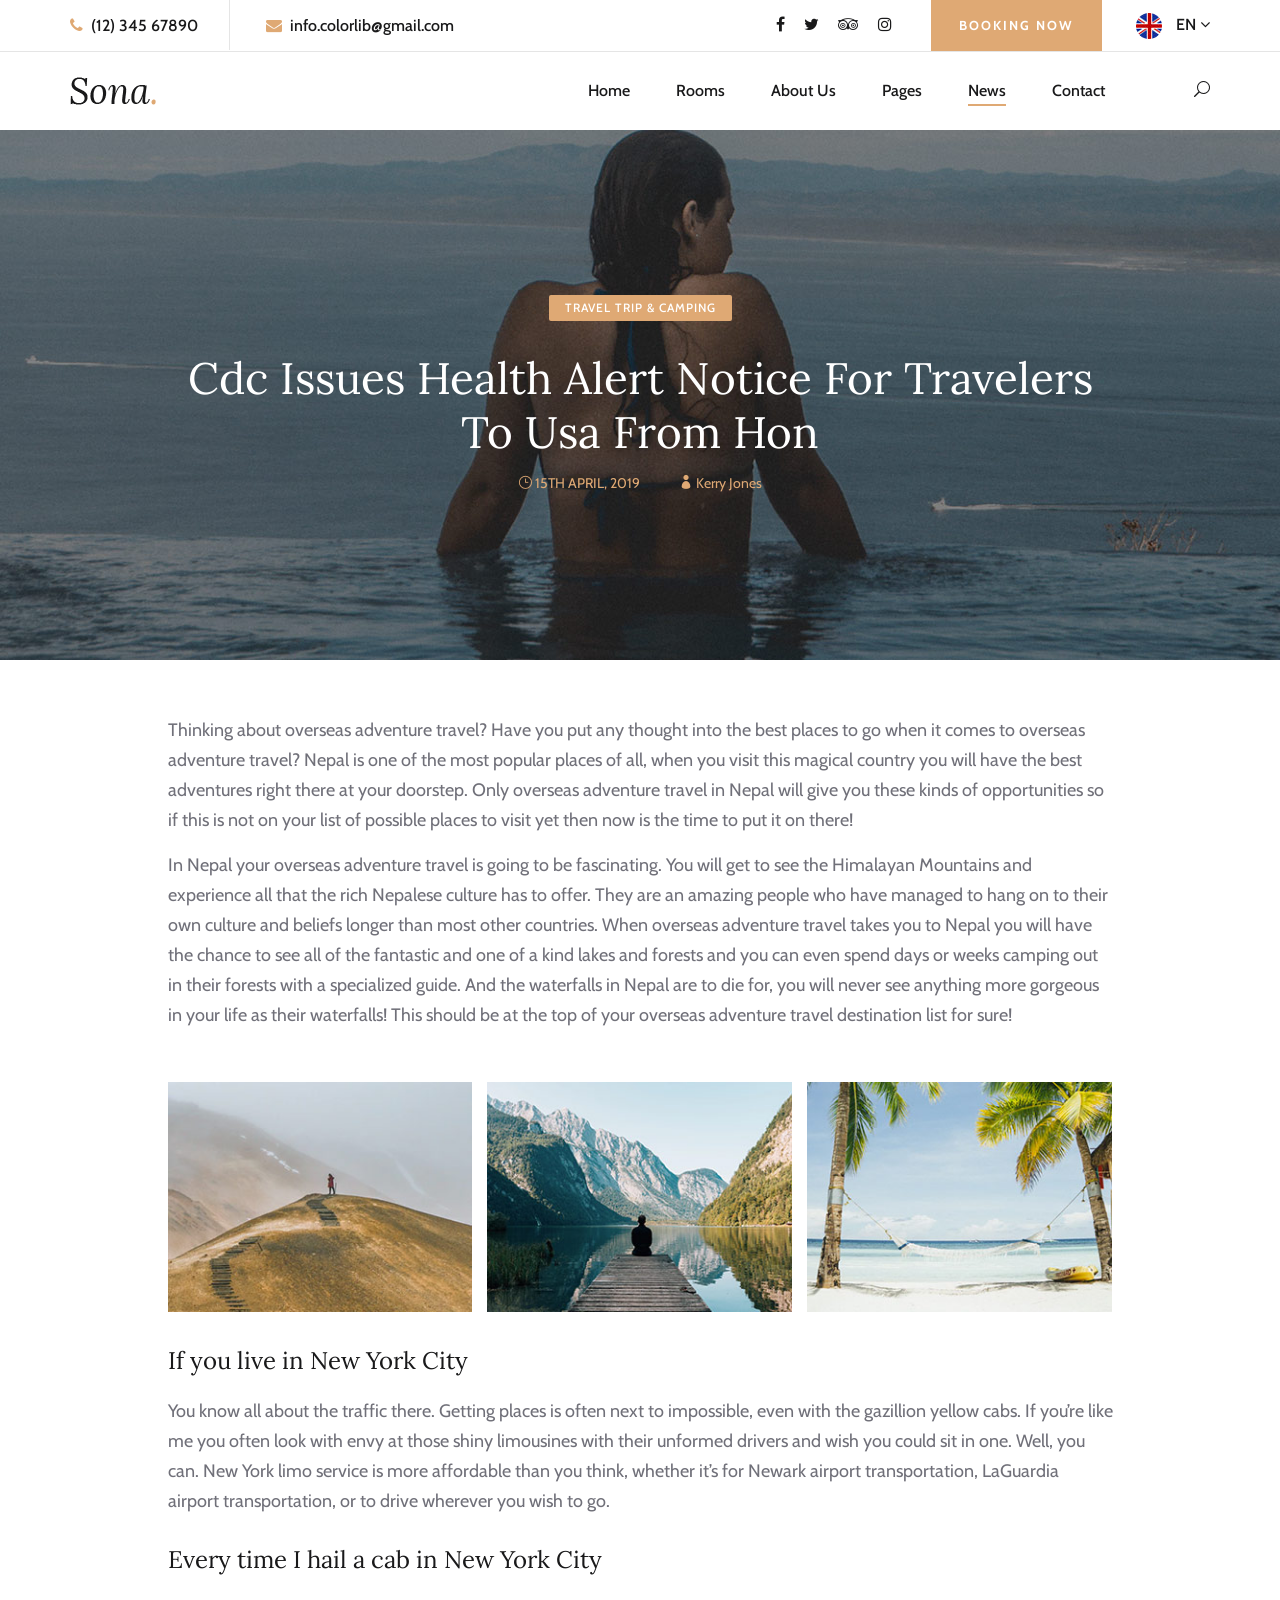
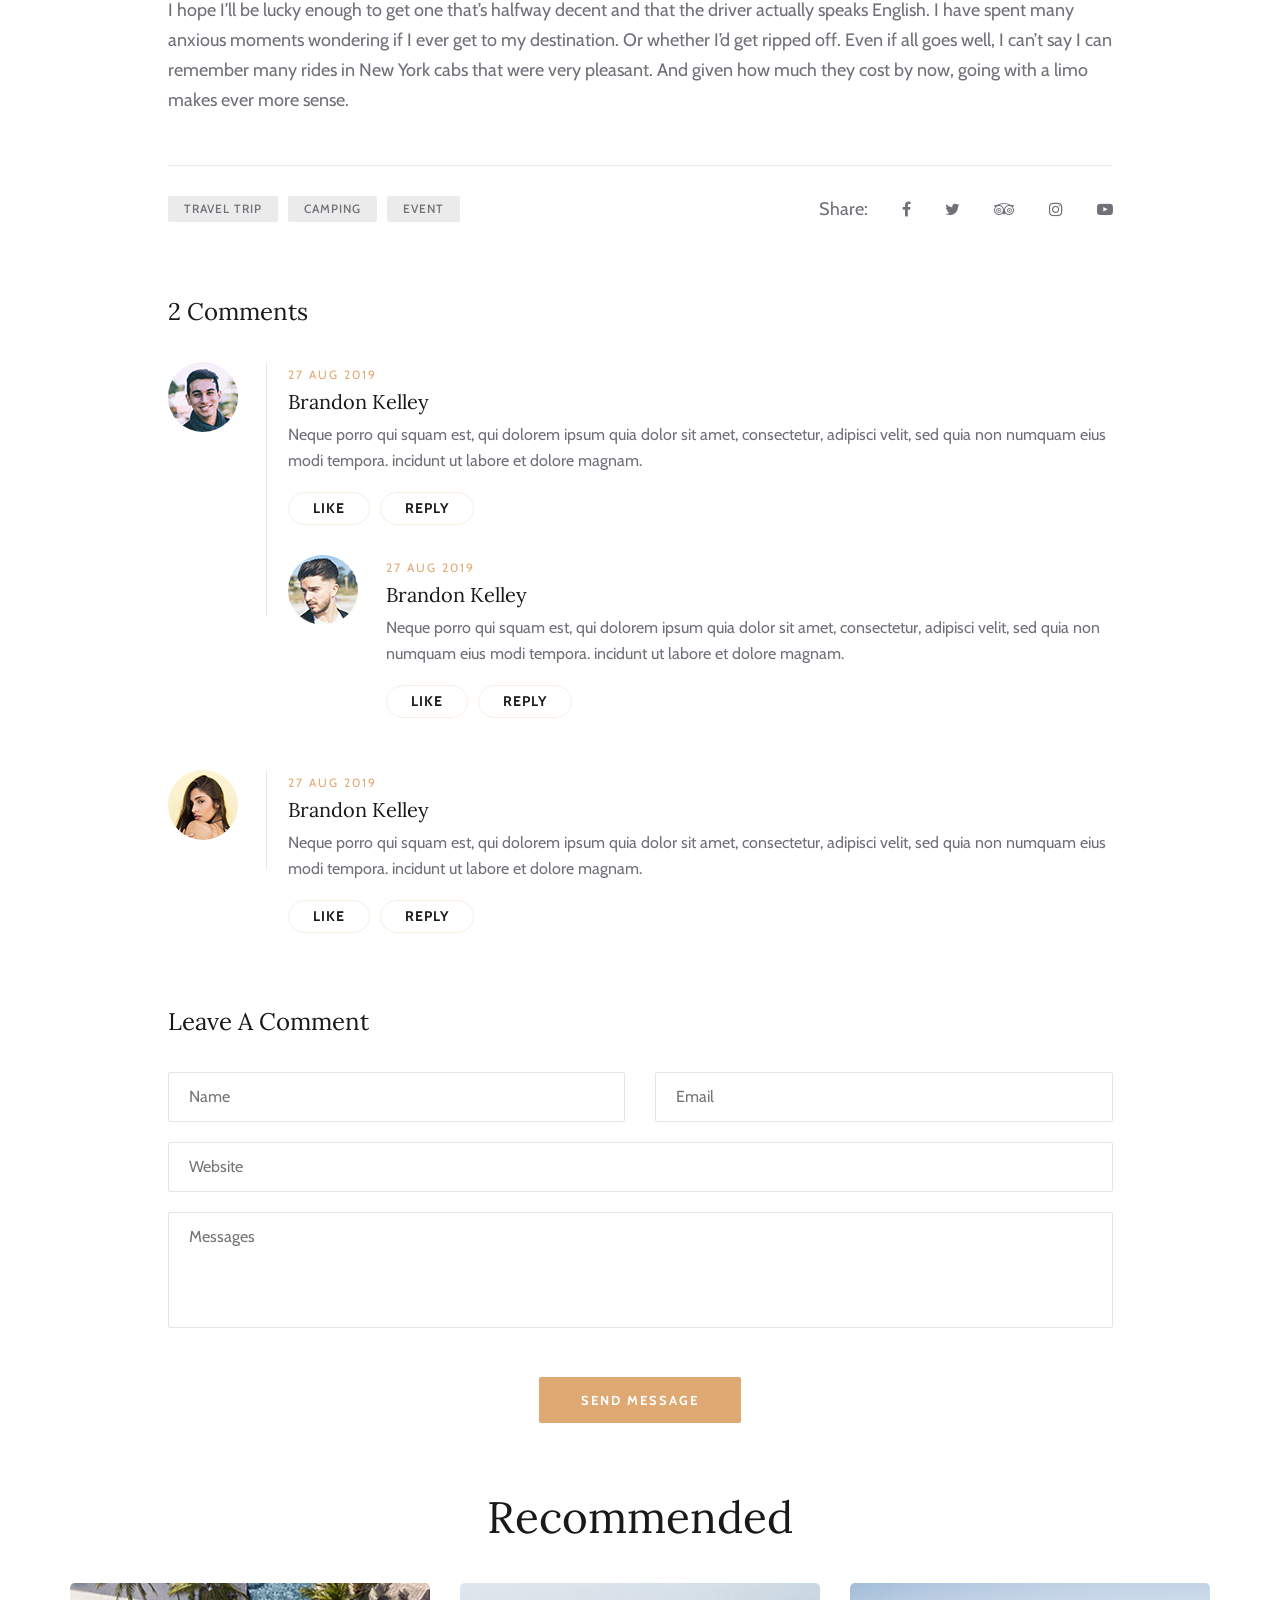
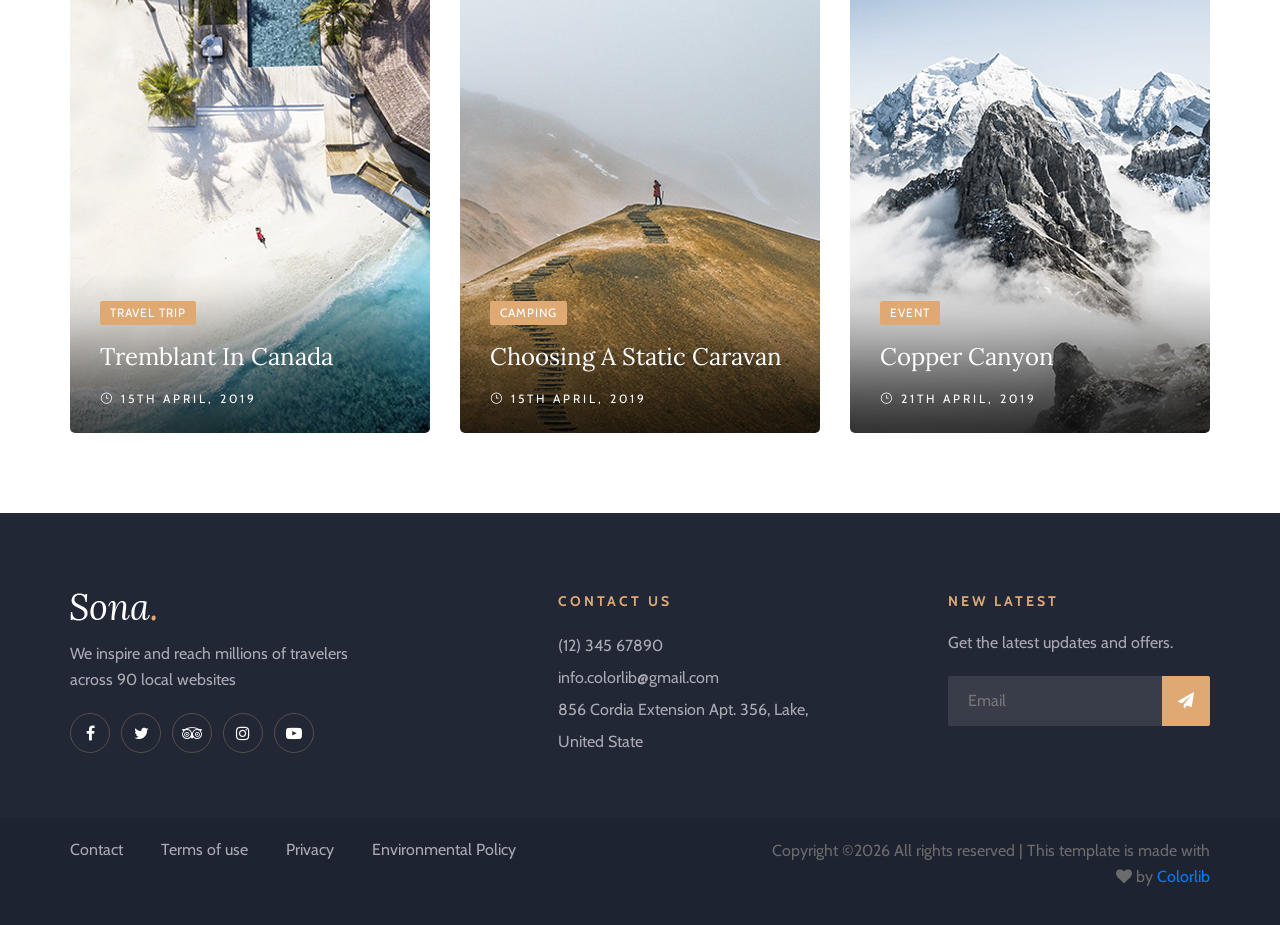
<file: blog-details.html>
<!DOCTYPE html>
<html lang="zxx">

<head>
    <meta charset="UTF-8">
    <meta name="description" content="Sona Template">
    <meta name="keywords" content="Sona, unica, creative, html">
    <meta name="viewport" content="width=device-width, initial-scale=1.0">
    <meta http-equiv="X-UA-Compatible" content="ie=edge">
    <title>Sona |Atriya Template</title>

    <!-- Google Font -->
    <link href="https://fonts.googleapis.com/css?family=Lora:400,700&display=swap" rel="stylesheet">
    <link href="https://fonts.googleapis.com/css?family=Cabin:400,500,600,700&display=swap" rel="stylesheet">

    <!-- Css Styles -->
    <link rel="stylesheet" href="css/bootstrap.min.css" type="text/css">
    <link rel="stylesheet" href="css/font-awesome.min.css" type="text/css">
    <link rel="stylesheet" href="css/elegant-icons.css" type="text/css">
    <link rel="stylesheet" href="css/flaticon.css" type="text/css">
    <link rel="stylesheet" href="css/owl.carousel.min.css" type="text/css">
    <link rel="stylesheet" href="css/nice-select.css" type="text/css">
    <link rel="stylesheet" href="css/jquery-ui.min.css" type="text/css">
    <link rel="stylesheet" href="css/magnific-popup.css" type="text/css">
    <link rel="stylesheet" href="css/slicknav.min.css" type="text/css">
    <link rel="stylesheet" href="css/style.css" type="text/css">
</head>

<body>
    <!-- Page Preloder -->
    <div id="preloder">
        <div class="loader">1</div>
    </div>

    <!-- Offcanvas Menu Section Begin -->
    <div class="offcanvas-menu-overlay"></div>
    <div class="canvas-open">
        <i class="icon_menu"></i>
    </div>
    <div class="offcanvas-menu-wrapper">
        <div class="canvas-close">
            <i class="icon_close"></i>
        </div>
        <div class="search-icon search-switch">
            <i class="icon_search"></i>
        </div>
        <div class="header-configure-area">
            <div class="language-option">
                <img src="img/flag.jpg" alt="">
                <span>EN <i class="fa fa-angle-down"></i></span>
                <div class="flag-dropdown">
                    <ul>
                        <li><a href="#">Zi</a></li>
                        <li><a href="#">Fr</a></li>
                    </ul>
                </div>
            </div>
            <a href="#" class="bk-btn">Booking Now</a>
        </div>
        <nav class="mainmenu mobile-menu">
            <ul>
                <li class="active"><a href="./index.html">Home</a></li>
                <li><a href="./rooms.html">Rooms</a></li>
                <li><a href="./about-us.html">About Us</a></li>
                <li><a href="./pages.html">Pages</a>
                    <ul class="dropdown">
                        <li><a href="./room-details.html">Room Details</a></li>
                        <li><a href="./blog-details.html">Blog Details</a></li>
                        <li><a href="#">Family Room</a></li>
                        <li><a href="#">Premium Room</a></li>
                    </ul>
                </li>
                <li><a href="./blog.html">News</a></li>
                <li><a href="./contact.html">Contact</a></li>
            </ul>
        </nav>
        <div id="mobile-menu-wrap"></div>
        <div class="top-social">
            <a href="#"><i class="fa fa-facebook"></i></a>
            <a href="#"><i class="fa fa-twitter"></i></a>
            <a href="#"><i class="fa fa-tripadvisor"></i></a>
            <a href="#"><i class="fa fa-instagram"></i></a>
        </div>
        <ul class="top-widget">
            <li><i class="fa fa-phone"></i> (12) 345 67890</li>
            <li><i class="fa fa-envelope"></i> info.colorlib@gmail.com</li>
        </ul>
    </div>
    <!-- Offcanvas Menu Section End -->

    <!-- Header Section Begin -->
    <header class="header-section">
        <div class="top-nav">
            <div class="container">
                <div class="row">
                    <div class="col-lg-6">
                        <ul class="tn-left">
                            <li><i class="fa fa-phone"></i> (12) 345 67890</li>
                            <li><i class="fa fa-envelope"></i> info.colorlib@gmail.com</li>
                        </ul>
                    </div>
                    <div class="col-lg-6">
                        <div class="tn-right">
                            <div class="top-social">
                                <a href="#"><i class="fa fa-facebook"></i></a>
                                <a href="#"><i class="fa fa-twitter"></i></a>
                                <a href="#"><i class="fa fa-tripadvisor"></i></a>
                                <a href="#"><i class="fa fa-instagram"></i></a>
                            </div>
                            <a href="#" class="bk-btn">Booking Now</a>
                            <div class="language-option">
                                <img src="img/flag.jpg" alt="">
                                <span>EN <i class="fa fa-angle-down"></i></span>
                                <div class="flag-dropdown">
                                    <ul>
                                        <li><a href="#">Zi</a></li>
                                        <li><a href="#">Fr</a></li>
                                    </ul>
                                </div>
                            </div>
                        </div>
                    </div>
                </div>
            </div>
        </div>
        <div class="menu-item">
            <div class="container">
                <div class="row">
                    <div class="col-lg-2">
                        <div class="logo">
                            <a href="./index.html">
                                <img src="img/logo.png" alt="">
                            </a>
                        </div>
                    </div>
                    <div class="col-lg-10">
                        <div class="nav-menu">
                            <nav class="mainmenu">
                                <ul>
                                    <li><a href="./index.html">Home</a></li>
                                    <li><a href="./rooms.html">Rooms</a></li>
                                    <li><a href="./about-us.html">About Us</a></li>
                                    <li><a href="./pages.html">Pages</a>
                                        <ul class="dropdown">
                                            <li><a href="./room-details.html">Room Details</a></li>
                                            <li><a href="./blog-details.html">Blog Details</a></li>
                                            <li><a href="#">Family Room</a></li>
                                            <li><a href="#">Premium Room</a></li>
                                        </ul>
                                    </li>
                                    <li class="active"><a href="./blog.html">News</a></li>
                                    <li><a href="./contact.html">Contact</a></li>
                                </ul>
                            </nav>
                            <div class="nav-right search-switch">
                                <i class="icon_search"></i>
                            </div>
                        </div>
                    </div>
                </div>
            </div>
        </div>
    </header>
    <!-- Header End -->

    <!-- Blog Details Hero Section Begin -->
    <section class="blog-details-hero set-bg" data-setbg="img/blog/blog-details/blog-details-hero.jpg">
        <div class="container">
            <div class="row">
                <div class="col-lg-10 offset-lg-1">
                    <div class="bd-hero-text">
                        <span>Travel Trip & Camping</span>
                        <h2>Cdc Issues Health Alert Notice For Travelers To Usa From Hon</h2>
                        <ul>
                            <li class="b-time"><i class="icon_clock_alt"></i> 15th April, 2019</li>
                            <li><i class="icon_profile"></i> Kerry Jones</li>
                        </ul>
                    </div>
                </div>
            </div>
        </div>
    </section>
    <!-- Blog Details Hero End -->

    <!-- Blog Details Section Begin -->
    <section class="blog-details-section">
        <div class="container">
            <div class="row">
                <div class="col-lg-10 offset-lg-1">
                    <div class="blog-details-text">
                        <div class="bd-title">
                            <p>Thinking about overseas adventure travel? Have you put any thought into the best places
                                to go when it comes to overseas adventure travel? Nepal is one of the most popular
                                places of all, when you visit this magical country you will have the best adventures
                                right there at your doorstep. Only overseas adventure travel in Nepal will give you
                                these kinds of opportunities so if this is not on your list of possible places to visit
                                yet then now is the time to put it on there!</p>
                            <p>In Nepal your overseas adventure travel is going to be fascinating. You will get to see
                                the Himalayan Mountains and experience all that the rich Nepalese culture has to offer.
                                They are an amazing people who have managed to hang on to their own culture and beliefs
                                longer than most other countries. When overseas adventure travel takes you to Nepal you
                                will have the chance to see all of the fantastic and one of a kind lakes and forests and
                                you can even spend days or weeks camping out in their forests with a specialized guide.
                                And the waterfalls in Nepal are to die for, you will never see anything more gorgeous in
                                your life as their waterfalls! This should be at the top of your overseas adventure
                                travel destination list for sure!</p>
                        </div>
                        <div class="bd-pic">
                            <div class="bp-item">
                                <img src="img/blog/blog-details/blog-details-1.jpg" alt="">
                            </div>
                            <div class="bp-item">
                                <img src="img/blog/blog-details/blog-details-2.jpg" alt="">
                            </div>
                            <div class="bp-item">
                                <img src="img/blog/blog-details/blog-details-3.jpg" alt="">
                            </div>
                        </div>
                        <div class="bd-more-text">
                            <div class="bm-item">
                                <h4>If you live in New York City</h4>
                                <p>You know all about the traffic there. Getting places is often next to impossible,
                                    even with the gazillion yellow cabs. If you’re like me you often look with envy at
                                    those shiny limousines with their unformed drivers and wish you could sit in one.
                                    Well, you can. New York limo service is more affordable than you think, whether it’s
                                    for Newark airport transportation, LaGuardia airport transportation, or to drive
                                    wherever you wish to go.</p>
                            </div>
                            <div class="bm-item">
                                <h4>Every time I hail a cab in New York City</h4>
                                <p>I hope I’ll be lucky enough to get one that’s halfway decent and that the driver
                                    actually speaks English. I have spent many anxious moments wondering if I ever get
                                    to my destination. Or whether I’d get ripped off. Even if all goes well, I can’t say
                                    I can remember many rides in New York cabs that were very pleasant. And given how
                                    much they cost by now, going with a limo makes ever more sense.</p>
                            </div>
                        </div>
                        <div class="tag-share">
                            <div class="tags">
                                <a href="#">Travel Trip</a>
                                <a href="#">Camping</a>
                                <a href="#">Event</a>
                            </div>
                            <div class="social-share">
                                <span>Share:</span>
                                <a href="#"><i class="fa fa-facebook"></i></a>
                                <a href="#"><i class="fa fa-twitter"></i></a>
                                <a href="#"><i class="fa fa-tripadvisor"></i></a>
                                <a href="#"><i class="fa fa-instagram"></i></a>
                                <a href="#"><i class="fa fa-youtube-play"></i></a>
                            </div>
                        </div>
                        <div class="comment-option">
                            <h4>2 Comments</h4>
                            <div class="single-comment-item first-comment">
                                <div class="sc-author">
                                    <img src="img/blog/blog-details/avatar/avatar-1.jpg" alt="">
                                </div>
                                <div class="sc-text">
                                    <span>27 Aug 2019</span>
                                    <h5>Brandon Kelley</h5>
                                    <p>Neque porro qui squam est, qui dolorem ipsum quia dolor sit amet, consectetur,
                                        adipisci velit, sed quia non numquam eius modi tempora. incidunt ut labore et
                                        dolore magnam.</p>
                                    <a href="#" class="comment-btn">Like</a>
                                    <a href="#" class="comment-btn">Reply</a>
                                </div>
                            </div>
                            <div class="single-comment-item reply-comment">
                                <div class="sc-author">
                                    <img src="img/blog/blog-details/avatar/avatar-2.jpg" alt="">
                                </div>
                                <div class="sc-text">
                                    <span>27 Aug 2019</span>
                                    <h5>Brandon Kelley</h5>
                                    <p>Neque porro qui squam est, qui dolorem ipsum quia dolor sit amet, consectetur,
                                        adipisci velit, sed quia non numquam eius modi tempora. incidunt ut labore et
                                        dolore magnam.</p>
                                    <a href="#" class="comment-btn like-btn">Like</a>
                                    <a href="#" class="comment-btn reply-btn">Reply</a>
                                </div>
                            </div>
                            <div class="single-comment-item second-comment ">
                                <div class="sc-author">
                                    <img src="img/blog/blog-details/avatar/avatar-3.jpg" alt="">
                                </div>
                                <div class="sc-text">
                                    <span>27 Aug 2019</span>
                                    <h5>Brandon Kelley</h5>
                                    <p>Neque porro qui squam est, qui dolorem ipsum quia dolor sit amet, consectetur,
                                        adipisci velit, sed quia non numquam eius modi tempora. incidunt ut labore et
                                        dolore magnam.</p>
                                    <a href="#" class="comment-btn">Like</a>
                                    <a href="#" class="comment-btn">Reply</a>
                                </div>
                            </div>
                        </div>
                        <div class="leave-comment">
                            <h4>Leave A Comment</h4>
                            <form action="#" class="comment-form">
                                <div class="row">
                                    <div class="col-lg-6">
                                        <input type="text" placeholder="Name">
                                    </div>
                                    <div class="col-lg-6">
                                        <input type="text" placeholder="Email">
                                    </div>
                                    <div class="col-lg-12 text-center">
                                        <input type="text" placeholder="Website">
                                        <textarea placeholder="Messages"></textarea>
                                        <button type="submit" class="site-btn">Send Message</button>
                                    </div>
                                </div>
                            </form>
                        </div>
                    </div>
                </div>
            </div>
        </div>
    </section>
    <!-- Blog Details Section End -->

    <!-- Recommend Blog Section Begin -->
    <section class="recommend-blog-section spad">
        <div class="container">
            <div class="row">
                <div class="col-lg-12">
                    <div class="section-title">
                        <h2>Recommended</h2>
                    </div>
                </div>
            </div>
            <div class="row">
                <div class="col-md-4">
                    <div class="blog-item set-bg" data-setbg="img/blog/blog-1.jpg">
                        <div class="bi-text">
                            <span class="b-tag">Travel Trip</span>
                            <h4><a href="#">Tremblant In Canada</a></h4>
                            <div class="b-time"><i class="icon_clock_alt"></i> 15th April, 2019</div>
                        </div>
                    </div>
                </div>
                <div class="col-md-4">
                    <div class="blog-item set-bg" data-setbg="img/blog/blog-2.jpg">
                        <div class="bi-text">
                            <span class="b-tag">Camping</span>
                            <h4><a href="#">Choosing A Static Caravan</a></h4>
                            <div class="b-time"><i class="icon_clock_alt"></i> 15th April, 2019</div>
                        </div>
                    </div>
                </div>
                <div class="col-md-4">
                    <div class="blog-item set-bg" data-setbg="img/blog/blog-3.jpg">
                        <div class="bi-text">
                            <span class="b-tag">Event</span>
                            <h4><a href="#">Copper Canyon</a></h4>
                            <div class="b-time"><i class="icon_clock_alt"></i> 21th April, 2019</div>
                        </div>
                    </div>
                </div>
            </div>
        </div>
    </section>
    <!-- Recommend Blog Section End -->

    <!-- Footer Section Begin -->
    <footer class="footer-section">
        <div class="container">
            <div class="footer-text">
                <div class="row">
                    <div class="col-lg-4">
                        <div class="ft-about">
                            <div class="logo">
                                <a href="#">
                                    <img src="img/footer-logo.png" alt="">
                                </a>
                            </div>
                            <p>We inspire and reach millions of travelers<br /> across 90 local websites</p>
                            <div class="fa-social">
                                <a href="#"><i class="fa fa-facebook"></i></a>
                                <a href="#"><i class="fa fa-twitter"></i></a>
                                <a href="#"><i class="fa fa-tripadvisor"></i></a>
                                <a href="#"><i class="fa fa-instagram"></i></a>
                                <a href="#"><i class="fa fa-youtube-play"></i></a>
                            </div>
                        </div>
                    </div>
                    <div class="col-lg-3 offset-lg-1">
                        <div class="ft-contact">
                            <h6>Contact Us</h6>
                            <ul>
                                <li>(12) 345 67890</li>
                                <li>info.colorlib@gmail.com</li>
                                <li>856 Cordia Extension Apt. 356, Lake, United State</li>
                            </ul>
                        </div>
                    </div>
                    <div class="col-lg-3 offset-lg-1">
                        <div class="ft-newslatter">
                            <h6>New latest</h6>
                            <p>Get the latest updates and offers.</p>
                            <form action="#" class="fn-form">
                                <input type="text" placeholder="Email">
                                <button type="submit"><i class="fa fa-send"></i></button>
                            </form>
                        </div>
                    </div>
                </div>
            </div>
        </div>
        <div class="copyright-option">
            <div class="container">
                <div class="row">
                    <div class="col-lg-7">
                        <ul>
                            <li><a href="#">Contact</a></li>
                            <li><a href="#">Terms of use</a></li>
                            <li><a href="#">Privacy</a></li>
                            <li><a href="#">Environmental Policy</a></li>
                        </ul>
                    </div>
                    <div class="col-lg-5">
                        <div class="co-text"><p><!-- Link back to Colorlib can't be removed. Template is licensed under CC BY 3.0. -->
  Copyright &copy;<script>document.write(new Date().getFullYear());</script> All rights reserved | This template is made with <i class="fa fa-heart" aria-hidden="true"></i> by <a href="https://colorlib.com" target="_blank">Colorlib</a>
  <!-- Link back to Colorlib can't be removed. Template is licensed under CC BY 3.0. --></p></div>
                    </div>
                </div>
            </div>
        </div>
    </footer>
    <!-- Footer Section End -->

    <!-- Search model Begin -->
    <div class="search-model">
        <div class="h-100 d-flex align-items-center justify-content-center">
            <div class="search-close-switch"><i class="icon_close"></i></div>
            <form class="search-model-form">
                <input type="text" id="search-input" placeholder="Search here.....">
            </form>
        </div>
    </div>
    <!-- Search model end -->

    <!-- Js Plugins -->
    <script src="js/jquery-3.3.1.min.js"></script>
    <script src="js/bootstrap.min.js"></script>
    <script src="js/jquery.magnific-popup.min.js"></script>
    <script src="js/jquery.nice-select.min.js"></script>
    <script src="js/jquery-ui.min.js"></script>
    <script src="js/jquery.slicknav.js"></script>
    <script src="js/owl.carousel.min.js"></script>
    <script src="js/main.js"></script>
</body>

</html>
</file>
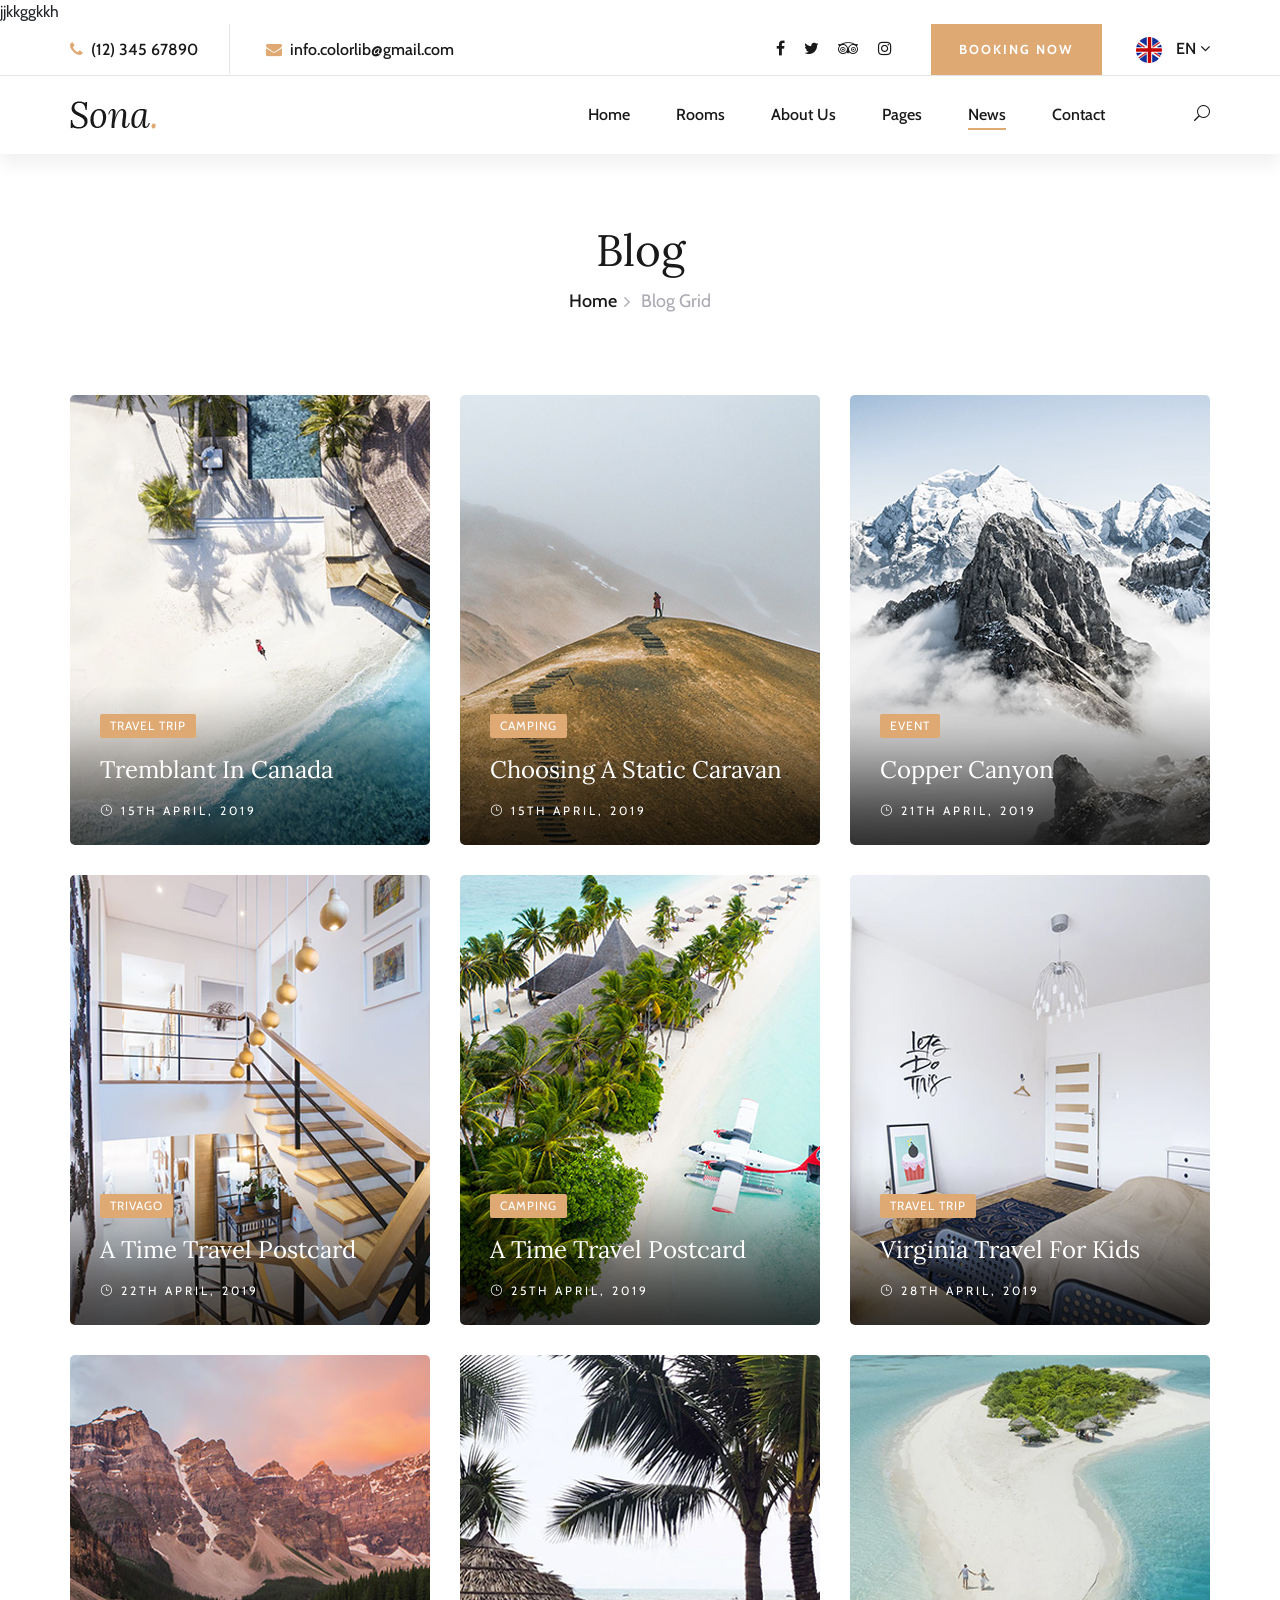
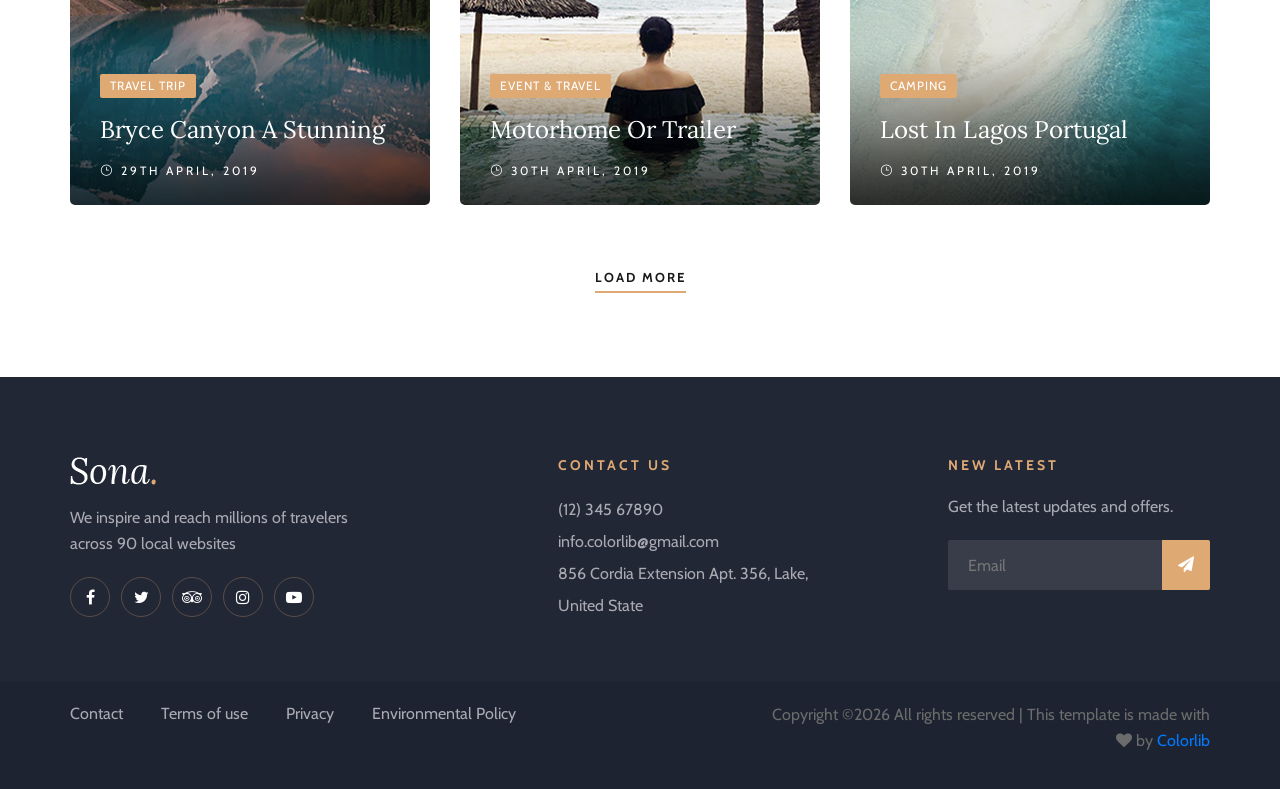
<file: blog.html>
<!DOCTYPE html>
<html lang="zxx">
jjkkggkkh
<head>
    <meta charset="UTF-8">
    <meta name="description" content="Sona Template">
    <meta name="keywords" content="Sona, unica, creative, html">
    <meta name="viewport" content="width=device-width, initial-scale=1.0">
    <meta http-equiv="X-UA-Compatible" content="ie=edge">
    <title>Sona |Atriya Template page</title>

    <!-- Google Font -->
    <link href="https://fonts.googleapis.com/css?family=Lora:400,700&display=swap" rel="stylesheet">
    <link href="https://fonts.googleapis.com/css?family=Cabin:400,500,600,700&display=swap" rel="stylesheet">

    <!-- Css Styles -->
    <link rel="stylesheet" href="css/bootstrap.min.css" type="text/css">
    <link rel="stylesheet" href="css/font-awesome.min.css" type="text/css">
    <link rel="stylesheet" href="css/elegant-icons.css" type="text/css">
    <link rel="stylesheet" href="css/flaticon.css" type="text/css">
    <link rel="stylesheet" href="css/owl.carousel.min.css" type="text/css">
    <link rel="stylesheet" href="css/nice-select.css" type="text/css">
    <link rel="stylesheet" href="css/jquery-ui.min.css" type="text/css">
    <link rel="stylesheet" href="css/magnific-popup.css" type="text/css">
    <link rel="stylesheet" href="css/slicknav.min.css" type="text/css">
    <link rel="stylesheet" href="css/style.css" type="text/css">
</head>

<body>
    <!-- Page Preloder -->
    <div id="preloder">
        <div class="loader"></div>
    </div>

    <!-- Offcanvas Menu Section Begin -->
    <div class="offcanvas-menu-overlay"></div>
    <div class="canvas-open">
        <i class="icon_menu"></i>
    </div>
    <div class="offcanvas-menu-wrapper">
        <div class="canvas-close">
            <i class="icon_close"></i>
        </div>
        <div class="search-icon search-switch">
            <i class="icon_search"></i>
        </div>
        <div class="header-configure-area">
            <div class="language-option">
                <img src="img/flag.jpg" alt="">
                <span>EN <i class="fa fa-angle-down"></i></span>
                <div class="flag-dropdown">
                    <ul>
                        <li><a href="#">Zi</a></li>
                        <li><a href="#">Fr</a></li>
                    </ul>
                </div>
            </div>
            <a href="#" class="bk-btn">Booking Now</a>
        </div>
        <nav class="mainmenu mobile-menu">
            <ul>
                <li class="active"><a href="./index.html">Home</a></li>
                <li><a href="./rooms.html">Rooms</a></li>
                <li><a href="./about-us.html">About Us</a></li>
                <li><a href="./pages.html">Pages</a>
                    <ul class="dropdown">
                        <li><a href="./room-details.html">Room Details</a></li>
                        <li><a href="./blog-details.html">Blog Details</a></li>
                        <li><a href="#">Family Room</a></li>
                        <li><a href="#">Premium Room</a></li>
                    </ul>
                </li>
                <li><a href="./blog.html">News</a></li>
                <li><a href="./contact.html">Contact</a></li>
            </ul>
        </nav>
        <div id="mobile-menu-wrap"></div>
        <div class="top-social">
            <a href="#"><i class="fa fa-facebook"></i></a>
            <a href="#"><i class="fa fa-twitter"></i></a>
            <a href="#"><i class="fa fa-tripadvisor"></i></a>
            <a href="#"><i class="fa fa-instagram"></i></a>
        </div>
        <ul class="top-widget">
            <li><i class="fa fa-phone"></i> (12) 345 67890</li>
            <li><i class="fa fa-envelope"></i> info.colorlib@gmail.com</li>
        </ul>
    </div>
    <!-- Offcanvas Menu Section End -->

    <!-- Header Section Begin -->
    <header class="header-section header-normal">
        <div class="top-nav">
            <div class="container">
                <div class="row">
                    <div class="col-lg-6">
                        <ul class="tn-left">
                            <li><i class="fa fa-phone"></i> (12) 345 67890</li>
                            <li><i class="fa fa-envelope"></i> info.colorlib@gmail.com</li>
                        </ul>
                    </div>
                    <div class="col-lg-6">
                        <div class="tn-right">
                            <div class="top-social">
                                <a href="#"><i class="fa fa-facebook"></i></a>
                                <a href="#"><i class="fa fa-twitter"></i></a>
                                <a href="#"><i class="fa fa-tripadvisor"></i></a>
                                <a href="#"><i class="fa fa-instagram"></i></a>
                            </div>
                            <a href="#" class="bk-btn">Booking Now</a>
                            <div class="language-option">
                                <img src="img/flag.jpg" alt="">
                                <span>EN <i class="fa fa-angle-down"></i></span>
                                <div class="flag-dropdown">
                                    <ul>
                                        <li><a href="#">Zi</a></li>
                                        <li><a href="#">Fr</a></li>
                                    </ul>
                                </div>
                            </div>
                        </div>
                    </div>
                </div>
            </div>
        </div>
        <div class="menu-item">
            <div class="container">
                <div class="row">
                    <div class="col-lg-2">
                        <div class="logo">
                            <a href="./index.html">
                                <img src="img/logo.png" alt="">
                            </a>
                        </div>
                    </div>
                    <div class="col-lg-10">
                        <div class="nav-menu">
                            <nav class="mainmenu">
                                <ul>
                                    <li><a href="./index.html">Home</a></li>
                                    <li><a href="./rooms.html">Rooms</a></li>
                                    <li><a href="./about-us.html">About Us</a></li>
                                    <li><a href="./pages.html">Pages</a>
                                        <ul class="dropdown">
                                            <li><a href="./room-details.html">Room Details</a></li>
                                            <li><a href="./blog-details.html">Blog Details</a></li>
                                            <li><a href="#">Family Room</a></li>
                                            <li><a href="#">Premium Room</a></li>
                                        </ul>
                                    </li>
                                    <li class="active"><a href="./blog.html">News</a></li>
                                    <li><a href="./contact.html">Contact</a></li>
                                </ul>
                            </nav>
                            <div class="nav-right search-switch">
                                <i class="icon_search"></i>
                            </div>
                        </div>
                    </div>
                </div>
            </div>
        </div>
    </header>
    <!-- Header End -->

    <!-- Breadcrumb Section Begin -->
    <div class="breadcrumb-section">
        <div class="container">
            <div class="row">
                <div class="col-lg-12">
                    <div class="breadcrumb-text">
                        <h2>Blog</h2>
                        <div class="bt-option">
                            <a href="./home.html">Home</a>
                            <span>Blog Grid</span>
                        </div>
                    </div>
                </div>
            </div>
        </div>
    </div>
    <!-- Breadcrumb Section End -->

    <!-- Blog Section Begin -->
    <section class="blog-section blog-page spad">
        <div class="container">
            <div class="row">
                <div class="col-lg-4 col-md-6">
                    <div class="blog-item set-bg" data-setbg="img/blog/blog-1.jpg">
                        <div class="bi-text">
                            <span class="b-tag">Travel Trip</span>
                            <h4><a href="./blog-details.html">Tremblant In Canada</a></h4>
                            <div class="b-time"><i class="icon_clock_alt"></i> 15th April, 2019</div>
                        </div>
                    </div>
                </div>
                <div class="col-lg-4 col-md-6">
                    <div class="blog-item set-bg" data-setbg="img/blog/blog-2.jpg">
                        <div class="bi-text">
                            <span class="b-tag">Camping</span>
                            <h4><a href="./blog-details.html">Choosing A Static Caravan</a></h4>
                            <div class="b-time"><i class="icon_clock_alt"></i> 15th April, 2019</div>
                        </div>
                    </div>
                </div>
                <div class="col-lg-4 col-md-6">
                    <div class="blog-item set-bg" data-setbg="img/blog/blog-3.jpg">
                        <div class="bi-text">
                            <span class="b-tag">Event</span>
                            <h4><a href="./blog-details.html">Copper Canyon</a></h4>
                            <div class="b-time"><i class="icon_clock_alt"></i> 21th April, 2019</div>
                        </div>
                    </div>
                </div>
                <div class="col-lg-4 col-md-6">
                    <div class="blog-item set-bg" data-setbg="img/blog/blog-4.jpg">
                        <div class="bi-text">
                            <span class="b-tag">Trivago</span>
                            <h4><a href="./blog-details.html">A Time Travel Postcard</a></h4>
                            <div class="b-time"><i class="icon_clock_alt"></i> 22th April, 2019</div>
                        </div>
                    </div>
                </div>
                <div class="col-lg-4 col-md-6">
                    <div class="blog-item set-bg" data-setbg="img/blog/blog-5.jpg">
                        <div class="bi-text">
                            <span class="b-tag">Camping</span>
                            <h4><a href="./blog-details.html">A Time Travel Postcard</a></h4>
                            <div class="b-time"><i class="icon_clock_alt"></i> 25th April, 2019</div>
                        </div>
                    </div>
                </div>
                <div class="col-lg-4 col-md-6">
                    <div class="blog-item set-bg" data-setbg="img/blog/blog-6.jpg">
                        <div class="bi-text">
                            <span class="b-tag">Travel Trip</span>
                            <h4><a href="./blog-details.html">Virginia Travel For Kids</a></h4>
                            <div class="b-time"><i class="icon_clock_alt"></i> 28th April, 2019</div>
                        </div>
                    </div>
                </div>
                <div class="col-lg-4 col-md-6">
                    <div class="blog-item set-bg" data-setbg="img/blog/blog-7.jpg">
                        <div class="bi-text">
                            <span class="b-tag">Travel Trip</span>
                            <h4><a href="./blog-details.html">Bryce Canyon A Stunning</a></h4>
                            <div class="b-time"><i class="icon_clock_alt"></i> 29th April, 2019</div>
                        </div>
                    </div>
                </div>
                <div class="col-lg-4 col-md-6">
                    <div class="blog-item set-bg" data-setbg="img/blog/blog-8.jpg">
                        <div class="bi-text">
                            <span class="b-tag">Event & Travel</span>
                            <h4><a href="./blog-details.html">Motorhome Or Trailer</a></h4>
                            <div class="b-time"><i class="icon_clock_alt"></i> 30th April, 2019</div>
                        </div>
                    </div>
                </div>
                <div class="col-lg-4 col-md-6">
                    <div class="blog-item set-bg" data-setbg="img/blog/blog-9.jpg">
                        <div class="bi-text">
                            <span class="b-tag">Camping</span>
                            <h4><a href="./blog-details.html">Lost In Lagos Portugal</a></h4>
                            <div class="b-time"><i class="icon_clock_alt"></i> 30th April, 2019</div>
                        </div>
                    </div>
                </div>
                <div class="col-lg-12">
                    <div class="load-more">
                        <a href="#" class="primary-btn">Load More</a>
                    </div>
                </div>
            </div>
        </div>
    </section>
    <!-- Blog Section End -->

    <!-- Footer Section Begin -->
    <footer class="footer-section">
        <div class="container">
            <div class="footer-text">
                <div class="row">
                    <div class="col-lg-4">
                        <div class="ft-about">
                            <div class="logo">
                                <a href="#">
                                    <img src="img/footer-logo.png" alt="">
                                </a>
                            </div>
                            <p>We inspire and reach millions of travelers<br /> across 90 local websites</p>
                            <div class="fa-social">
                                <a href="#"><i class="fa fa-facebook"></i></a>
                                <a href="#"><i class="fa fa-twitter"></i></a>
                                <a href="#"><i class="fa fa-tripadvisor"></i></a>
                                <a href="#"><i class="fa fa-instagram"></i></a>
                                <a href="#"><i class="fa fa-youtube-play"></i></a>
                            </div>
                        </div>
                    </div>
                    <div class="col-lg-3 offset-lg-1">
                        <div class="ft-contact">
                            <h6>Contact Us</h6>
                            <ul>
                                <li>(12) 345 67890</li>
                                <li>info.colorlib@gmail.com</li>
                                <li>856 Cordia Extension Apt. 356, Lake, United State</li>
                            </ul>
                        </div>
                    </div>
                    <div class="col-lg-3 offset-lg-1">
                        <div class="ft-newslatter">
                            <h6>New latest</h6>
                            <p>Get the latest updates and offers.</p>
                            <form action="#" class="fn-form">
                                <input type="text" placeholder="Email">
                                <button type="submit"><i class="fa fa-send"></i></button>
                            </form>
                        </div>
                    </div>
                </div>
            </div>
        </div>
        <div class="copyright-option">
            <div class="container">
                <div class="row">
                    <div class="col-lg-7">
                        <ul>
                            <li><a href="#">Contact</a></li>
                            <li><a href="#">Terms of use</a></li>
                            <li><a href="#">Privacy</a></li>
                            <li><a href="#">Environmental Policy</a></li>
                        </ul>
                    </div>
                    <div class="col-lg-5">
                        <div class="co-text"><p><!-- Link back to Colorlib can't be removed. Template is licensed under CC BY 3.0. -->
  Copyright &copy;<script>document.write(new Date().getFullYear());</script> All rights reserved | This template is made with <i class="fa fa-heart" aria-hidden="true"></i> by <a href="https://colorlib.com" target="_blank">Colorlib</a>
  <!-- Link back to Colorlib can't be removed. Template is licensed under CC BY 3.0. --></p></div>
                    </div>
                </div>
            </div>
        </div>
    </footer>
    <!-- Footer Section End -->

    <!-- Search model Begin -->
    <div class="search-model">
        <div class="h-100 d-flex align-items-center justify-content-center">
            <div class="search-close-switch"><i class="icon_close"></i></div>
            <form class="search-model-form">
                <input type="text" id="search-input" placeholder="Search here.....">
            </form>
        </div>
    </div>
    <!-- Search model end -->

    <!-- Js Plugins -->
    <script src="js/jquery-3.3.1.min.js"></script>
    <script src="js/bootstrap.min.js"></script>
    <script src="js/jquery.magnific-popup.min.js"></script>
    <script src="js/jquery.nice-select.min.js"></script>
    <script src="js/jquery-ui.min.js"></script>
    <script src="js/jquery.slicknav.js"></script>
    <script src="js/owl.carousel.min.js"></script>
    <script src="js/main.js"></script>
</body>

</html>
</file>
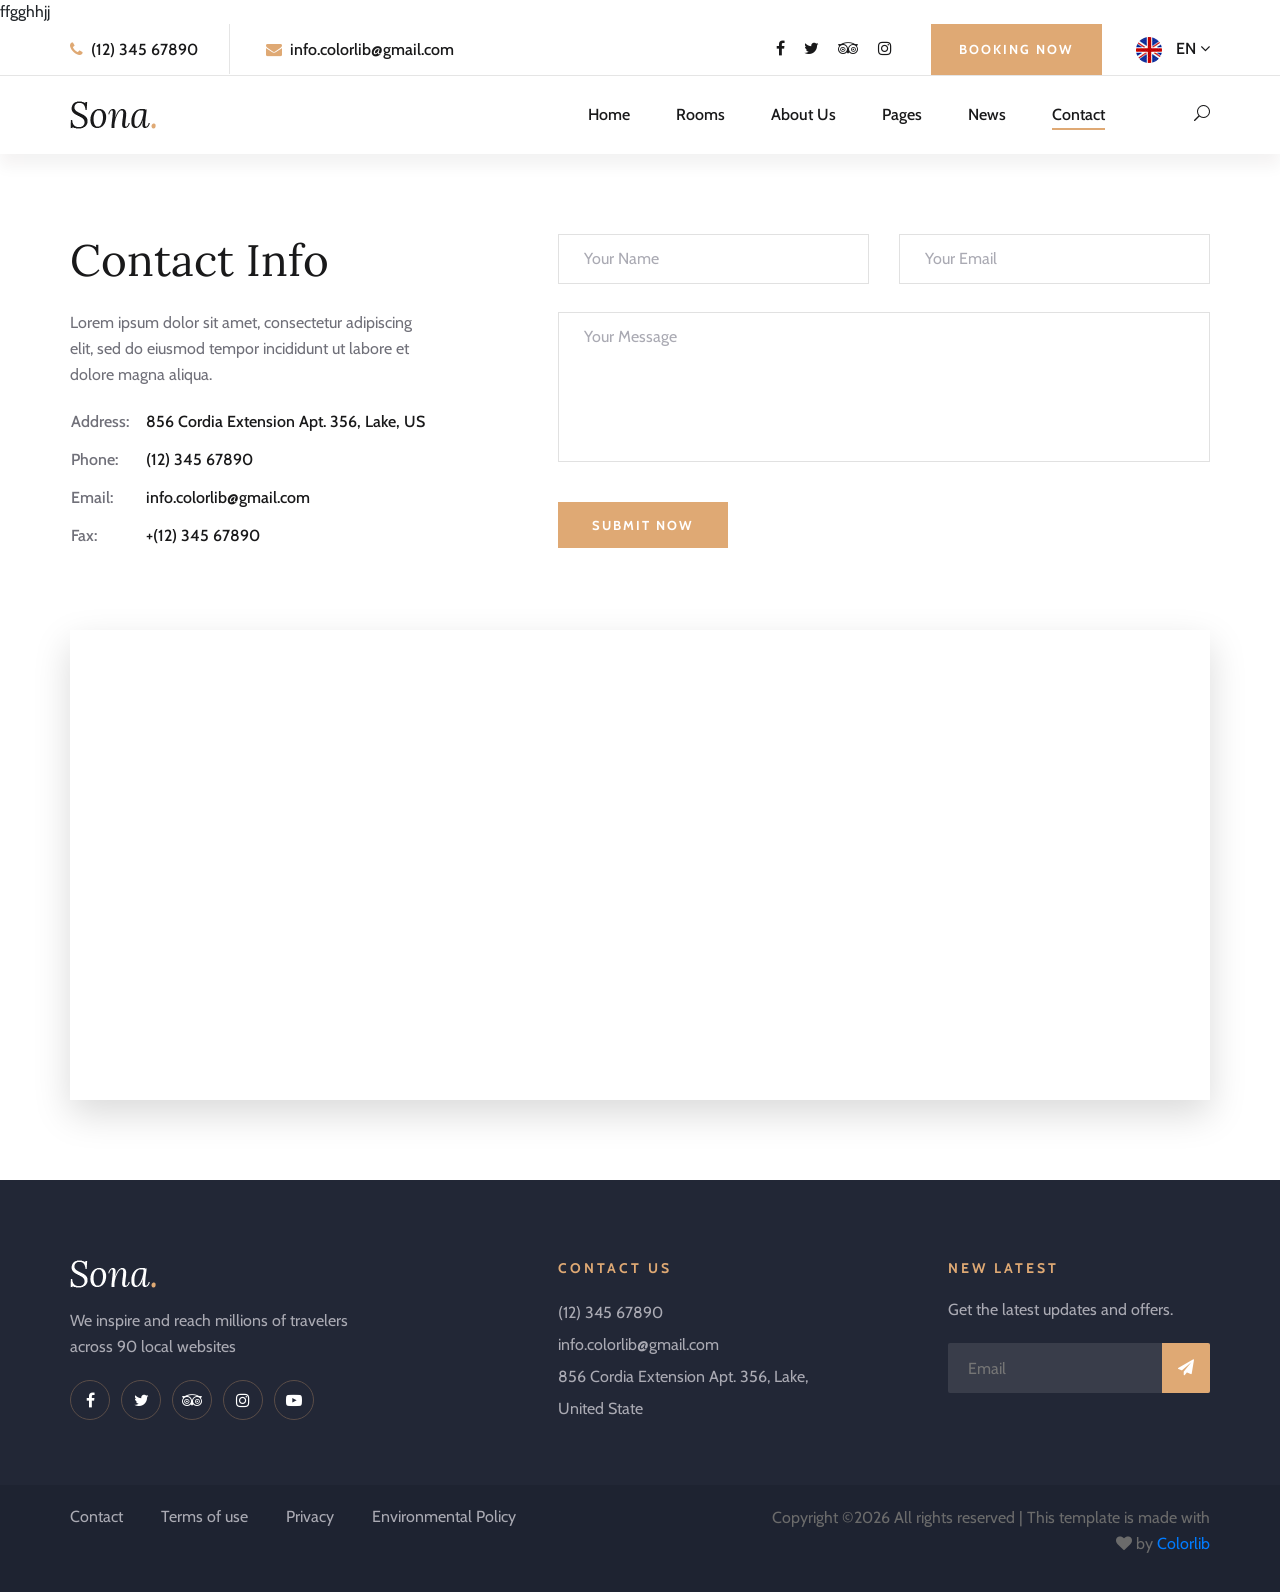
<file: contact.html>
<!DOCTYPE html>
<html lang="zxx">
<head>
    <meta charset="UTF-8">
    ffgghhjj
    <meta name="description" content="Sona Template">
    <meta name="keywords" content="Sona, unica, creative, html">
    <meta name="viewport" content="width=device-width, initial-scale=1.0">
    <meta http-equiv="X-UA-Compatible" content="ie=edge">
    <title>Sona |Atriya Template master</title>

    <!-- Google Font -->
    <link href="https://fonts.googleapis.com/css?family=Lora:400,700&display=swap" rel="stylesheet">
    <link href="https://fonts.googleapis.com/css?family=Cabin:400,500,600,700&display=swap" rel="stylesheet">

    <!-- Css Styles -->
    <link rel="stylesheet" href="css/bootstrap.min.css" type="text/css">
    <link rel="stylesheet" href="css/font-awesome.min.css" type="text/css">
    <link rel="stylesheet" href="css/elegant-icons.css" type="text/css">
    <link rel="stylesheet" href="css/flaticon.css" type="text/css">
    <link rel="stylesheet" href="css/owl.carousel.min.css" type="text/css">
    <link rel="stylesheet" href="css/nice-select.css" type="text/css">
    <link rel="stylesheet" href="css/jquery-ui.min.css" type="text/css">
    <link rel="stylesheet" href="css/magnific-popup.css" type="text/css">
    <link rel="stylesheet" href="css/slicknav.min.css" type="text/css">
    <link rel="stylesheet" href="css/style.css" type="text/css">
</head>

<body>
    <!-- Page Preloder -->
    <div id="preloder">
        <div class="loader"></div>
    </div>

    <!-- Offcanvas Menu Section Begin -->
    <div class="offcanvas-menu-overlay"></div>
    <div class="canvas-open">
        <i class="icon_menu"></i>
    </div>
    <div class="offcanvas-menu-wrapper">
        <div class="canvas-close">
            <i class="icon_close"></i>
        </div>
        <div class="search-icon search-switch">
            <i class="icon_search"></i>
        </div>
        <div class="header-configure-area">
            <div class="language-option">
                <img src="img/flag.jpg" alt="">
                <span>EN <i class="fa fa-angle-down"></i></span>
                <div class="flag-dropdown">
                    <ul>
                        <li><a href="#">Zi</a></li>
                        <li><a href="#">Fr</a></li>
                    </ul>
                </div>
            </div>
            <a href="#" class="bk-btn">Booking Now</a>
        </div>
        <nav class="mainmenu mobile-menu">
            <ul>
                <li class="active"><a href="./index.html">Home</a></li>
                <li><a href="./rooms.html">Rooms</a></li>
                <li><a href="./about-us.html">About Us</a></li>
                <li><a href="./pages.html">Pages</a>
                    <ul class="dropdown">
                        <li><a href="./room-details.html">Room Details</a></li>
                        <li><a href="./blog-details.html">Blog Details</a></li>
                        <li><a href="#">Family Room</a></li>
                        <li><a href="#">Premium Room</a></li>
                    </ul>
                </li>
                <li><a href="./blog.html">News</a></li>
                <li><a href="./contact.html">Contact</a></li>
            </ul>
        </nav>
        <div id="mobile-menu-wrap"></div>
        <div class="top-social">
            <a href="#"><i class="fa fa-facebook"></i></a>
            <a href="#"><i class="fa fa-twitter"></i></a>
            <a href="#"><i class="fa fa-tripadvisor"></i></a>
            <a href="#"><i class="fa fa-instagram"></i></a>
        </div>
        <ul class="top-widget">
            <li><i class="fa fa-phone"></i> (12) 345 67890</li>
            <li><i class="fa fa-envelope"></i> info.colorlib@gmail.com</li>
        </ul>
    </div>
    <!-- Offcanvas Menu Section End -->

    <!-- Header Section Begin -->
    <header class="header-section header-normal">
        <div class="top-nav">
            <div class="container">
                <div class="row">
                    <div class="col-lg-6">
                        <ul class="tn-left">
                            <li><i class="fa fa-phone"></i> (12) 345 67890</li>
                            <li><i class="fa fa-envelope"></i> info.colorlib@gmail.com</li>
                        </ul>
                    </div>
                    <div class="col-lg-6">
                        <div class="tn-right">
                            <div class="top-social">
                                <a href="#"><i class="fa fa-facebook"></i></a>
                                <a href="#"><i class="fa fa-twitter"></i></a>
                                <a href="#"><i class="fa fa-tripadvisor"></i></a>
                                <a href="#"><i class="fa fa-instagram"></i></a>
                            </div>
                            <a href="#" class="bk-btn">Booking Now</a>
                            <div class="language-option">
                                <img src="img/flag.jpg" alt="">
                                <span>EN <i class="fa fa-angle-down"></i></span>
                                <div class="flag-dropdown">
                                    <ul>
                                        <li><a href="#">Zi</a></li>
                                        <li><a href="#">Fr</a></li>
                                    </ul>
                                </div>
                            </div>
                        </div>
                    </div>
                </div>
            </div>
        </div>
        <div class="menu-item">
            <div class="container">
                <div class="row">
                    <div class="col-lg-2">
                        <div class="logo">
                            <a href="./index.html">
                                <img src="img/logo.png" alt="">
                            </a>
                        </div>
                    </div>
                    <div class="col-lg-10">
                        <div class="nav-menu">
                            <nav class="mainmenu">
                                <ul>
                                    <li><a href="./index.html">Home</a></li>
                                    <li><a href="./rooms.html">Rooms</a></li>
                                    <li><a href="./about-us.html">About Us</a></li>
                                    <li><a href="./pages.html">Pages</a>
                                        <ul class="dropdown">
                                            <li><a href="./room-details.html">Room Details</a></li>
                                            <li><a href="./blog-details.html">Blog Details</a></li>
                                            <li><a href="#">Family Room</a></li>
                                            <li><a href="#">Premium Room</a></li>
                                        </ul>
                                    </li>
                                    <li><a href="./blog.html">News</a></li>
                                    <li class="active"><a href="./contact.html">Contact</a></li>
                                </ul>
                            </nav>
                            <div class="nav-right search-switch">
                                <i class="icon_search"></i>
                            </div>
                        </div>
                    </div>
                </div>
            </div>
        </div>
    </header>
    <!-- Header End -->

    <!-- Contact Section Begin -->
    <section class="contact-section spad">
        <div class="container">
            <div class="row">
                <div class="col-lg-4">
                    <div class="contact-text">
                        <h2>Contact Info</h2>
                        <p>Lorem ipsum dolor sit amet, consectetur adipiscing elit, sed do eiusmod tempor incididunt ut
                            labore et dolore magna aliqua.</p>
                        <table>
                            <tbody>
                                <tr>
                                    <td class="c-o">Address:</td>
                                    <td>856 Cordia Extension Apt. 356, Lake, US</td>
                                </tr>
                                <tr>
                                    <td class="c-o">Phone:</td>
                                    <td>(12) 345 67890</td>
                                </tr>
                                <tr>
                                    <td class="c-o">Email:</td>
                                    <td>info.colorlib@gmail.com</td>
                                </tr>
                                <tr>
                                    <td class="c-o">Fax:</td>
                                    <td>+(12) 345 67890</td>
                                </tr>
                            </tbody>
                        </table>
                    </div>
                </div>
                <div class="col-lg-7 offset-lg-1">
                    <form action="#" class="contact-form">
                        <div class="row">
                            <div class="col-lg-6">
                                <input type="text" placeholder="Your Name">
                            </div>
                            <div class="col-lg-6">
                                <input type="text" placeholder="Your Email">
                            </div>
                            <div class="col-lg-12">
                                <textarea placeholder="Your Message"></textarea>
                                <button type="submit">Submit Now</button>
                            </div>
                        </div>
                    </form>
                </div>
            </div>
            <div class="map">
                <iframe
                    src="https://www.google.com/maps/embed?pb=!1m18!1m12!1m3!1d3022.0606825994123!2d-72.8735845851828!3d40.760690042573295!2m3!1f0!2f0!3f0!3m2!1i1024!2i768!4f13.1!3m3!1m2!1s0x89e85b24c9274c91%3A0xf310d41b791bcb71!2sWilliam%20Floyd%20Pkwy%2C%20Mastic%20Beach%2C%20NY%2C%20USA!5e0!3m2!1sen!2sbd!4v1578582744646!5m2!1sen!2sbd"
                    height="470" style="border:0;" allowfullscreen=""></iframe>
            </div>
        </div>
    </section>
    <!-- Contact Section End -->

    <!-- Footer Section Begin -->
    <footer class="footer-section">
        <div class="container">
            <div class="footer-text">
                <div class="row">
                    <div class="col-lg-4">
                        <div class="ft-about">
                            <div class="logo">
                                <a href="#">
                                    <img src="img/footer-logo.png" alt="">
                                </a>
                            </div>
                            <p>We inspire and reach millions of travelers<br /> across 90 local websites</p>
                            <div class="fa-social">
                                <a href="#"><i class="fa fa-facebook"></i></a>
                                <a href="#"><i class="fa fa-twitter"></i></a>
                                <a href="#"><i class="fa fa-tripadvisor"></i></a>
                                <a href="#"><i class="fa fa-instagram"></i></a>
                                <a href="#"><i class="fa fa-youtube-play"></i></a>
                            </div>
                        </div>
                    </div>
                    <div class="col-lg-3 offset-lg-1">
                        <div class="ft-contact">
                            <h6>Contact Us</h6>
                            <ul>
                                <li>(12) 345 67890</li>
                                <li>info.colorlib@gmail.com</li>
                                <li>856 Cordia Extension Apt. 356, Lake, United State</li>
                            </ul>
                        </div>
                    </div>
                    <div class="col-lg-3 offset-lg-1">
                        <div class="ft-newslatter">
                            <h6>New latest</h6>
                            <p>Get the latest updates and offers.</p>
                            <form action="#" class="fn-form">
                                <input type="text" placeholder="Email">
                                <button type="submit"><i class="fa fa-send"></i></button>
                            </form>
                        </div>
                    </div>
                </div>
            </div>
        </div>
        <div class="copyright-option">
            <div class="container">
                <div class="row">
                    <div class="col-lg-7">
                        <ul>
                            <li><a href="#">Contact</a></li>
                            <li><a href="#">Terms of use</a></li>
                            <li><a href="#">Privacy</a></li>
                            <li><a href="#">Environmental Policy</a></li>
                        </ul>
                    </div>
                    <div class="col-lg-5">
                        <div class="co-text"><p><!-- Link back to Colorlib can't be removed. Template is licensed under CC BY 3.0. -->
  Copyright &copy;<script>document.write(new Date().getFullYear());</script> All rights reserved | This template is made with <i class="fa fa-heart" aria-hidden="true"></i> by <a href="https://colorlib.com" target="_blank">Colorlib</a>
  <!-- Link back to Colorlib can't be removed. Template is licensed under CC BY 3.0. --></p></div>
                    </div>
                </div>
            </div>
        </div>
    </footer>
    <!-- Footer Section End -->

    <!-- Search model Begin -->
    <div class="search-model">
        <div class="h-100 d-flex align-items-center justify-content-center">
            <div class="search-close-switch"><i class="icon_close"></i></div>
            <form class="search-model-form">
                <input type="text" id="search-input" placeholder="Search here.....">
            </form>
        </div>
    </div>
    <!-- Search model end -->

    <!-- Js Plugins -->
    <script src="js/jquery-3.3.1.min.js"></script>
    <script src="js/bootstrap.min.js"></script>
    <script src="js/jquery.magnific-popup.min.js"></script>
    <script src="js/jquery.nice-select.min.js"></script>
    <script src="js/jquery-ui.min.js"></script>
    <script src="js/jquery.slicknav.js"></script>
    <script src="js/owl.carousel.min.js"></script>
    <script src="js/main.js"></script>
</body>

</html>
</file>
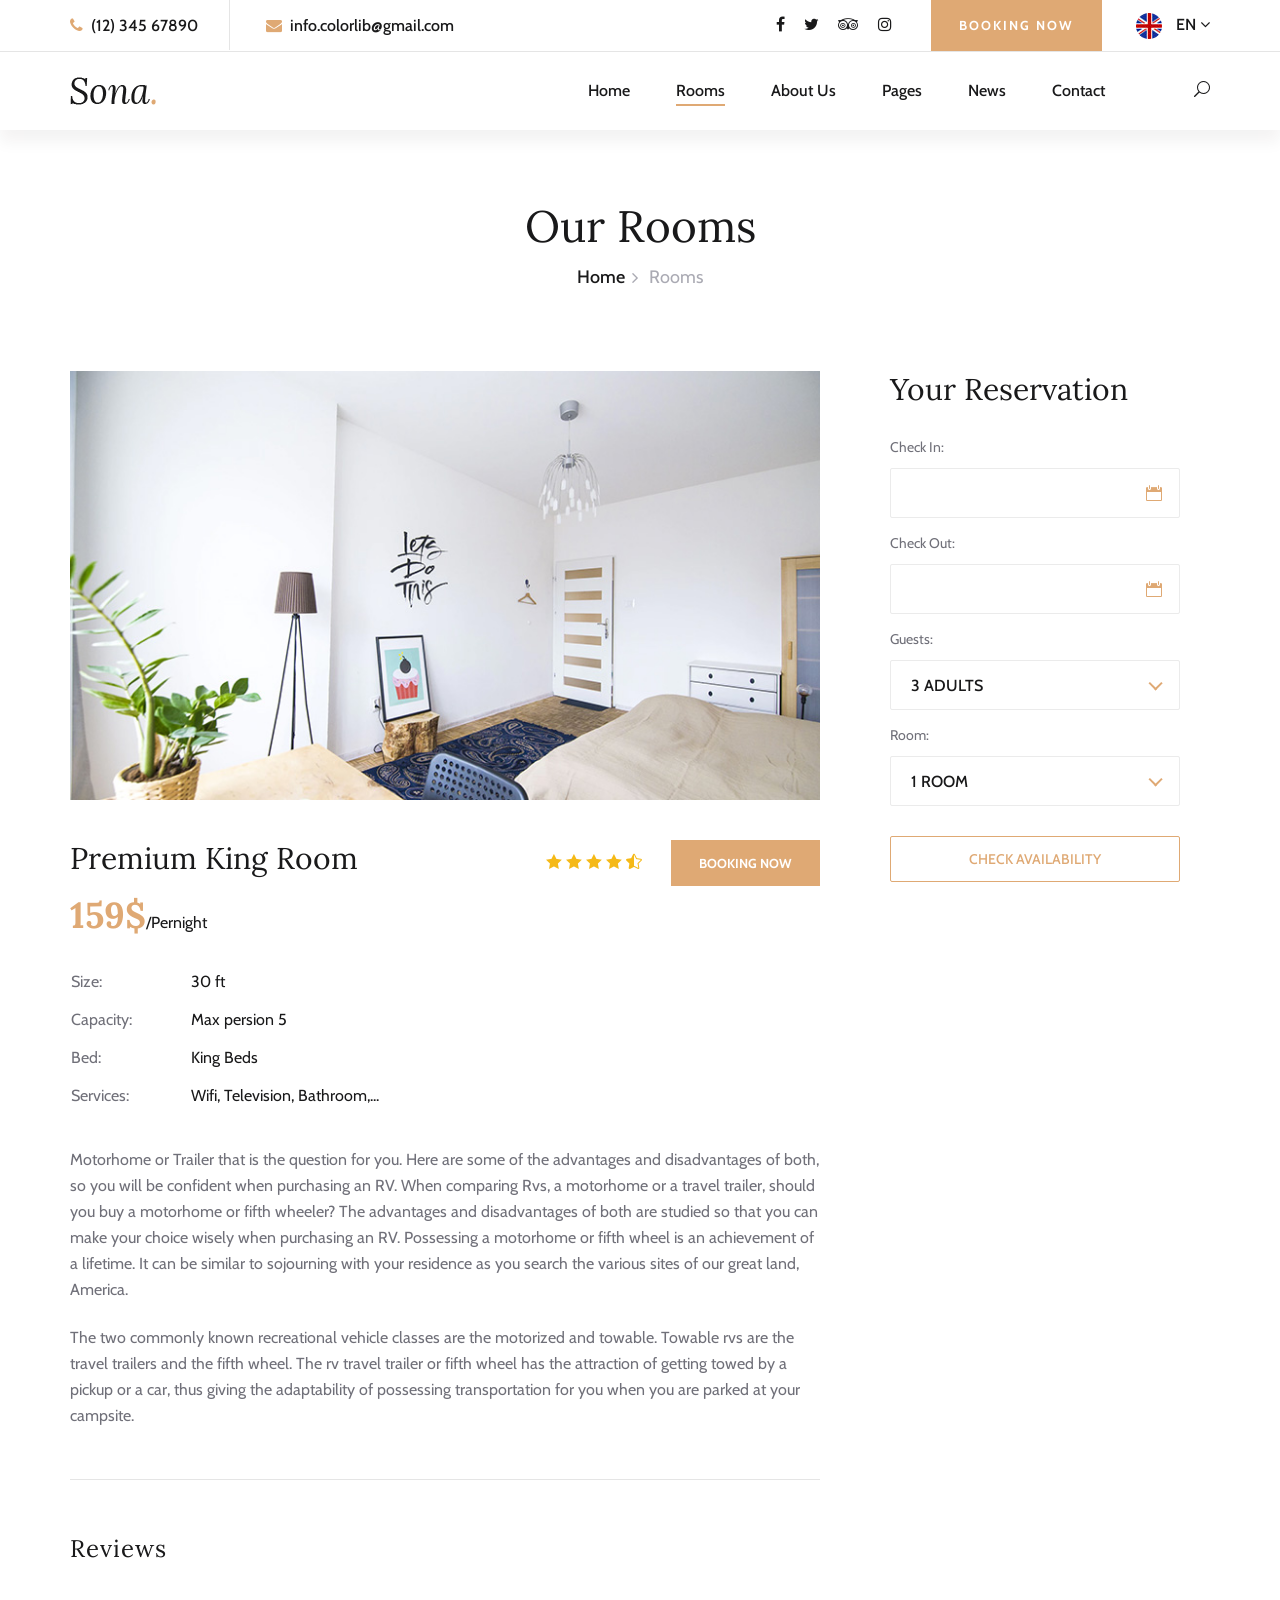
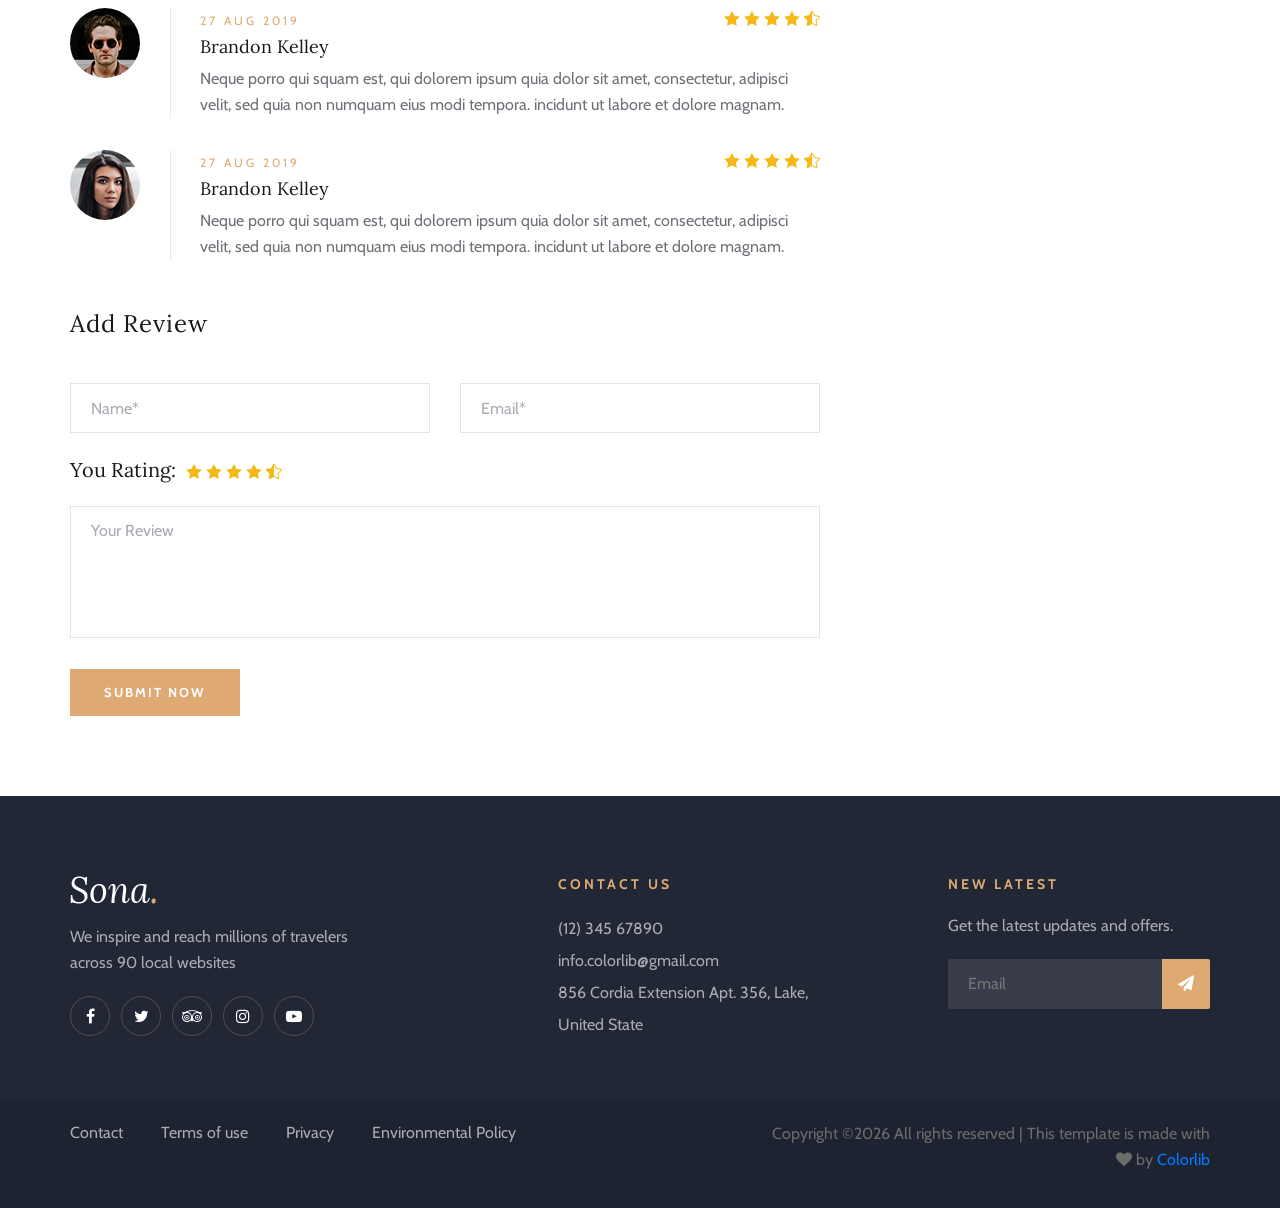
<file: room-details.html>
<!DOCTYPE html>
<html lang="zxx">

<head>
    <meta charset="UTF-8">
    <meta name="description" content="Sona Template">
    <meta name="keywords" content="Sona, unica, creative, html">
    <meta name="viewport" content="width=device-width, initial-scale=1.0">
    <meta http-equiv="X-UA-Compatible" content="ie=edge">
    <title>Sona | Atirya Template1</title>

    <!-- Google Font -->
    <link href="https://fonts.googleapis.com/css?family=Lora:400,700&display=swap" rel="stylesheet">
    <link href="https://fonts.googleapis.com/css?family=Cabin:400,500,600,700&display=swap" rel="stylesheet">

    <!-- Css Styles -->
    <link rel="stylesheet" href="css/bootstrap.min.css" type="text/css">
    <link rel="stylesheet" href="css/font-awesome.min.css" type="text/css">
    <link rel="stylesheet" href="css/elegant-icons.css" type="text/css">
    <link rel="stylesheet" href="css/flaticon.css" type="text/css">
    <link rel="stylesheet" href="css/owl.carousel.min.css" type="text/css">
    <link rel="stylesheet" href="css/nice-select.css" type="text/css">
    <link rel="stylesheet" href="css/jquery-ui.min.css" type="text/css">
    <link rel="stylesheet" href="css/magnific-popup.css" type="text/css">
    <link rel="stylesheet" href="css/slicknav.min.css" type="text/css">
    <link rel="stylesheet" href="css/style.css" type="text/css">
</head>

<body>
    <!-- Page Preloder -->
    <div id="preloder">
        <div class="loader"></div>
    </div>

    <!-- Offcanvas Menu Section Begin -->
    <div class="offcanvas-menu-overlay"></div>
    <div class="canvas-open">
        <i class="icon_menu"></i>
    </div>
    <div class="offcanvas-menu-wrapper">
        <div class="canvas-close">
            <i class="icon_close"></i>
        </div>
        <div class="search-icon search-switch">
            <i class="icon_search"></i>
        </div>
        <div class="header-configure-area">
            <div class="language-option">
                <img src="img/flag.jpg" alt="">
                <span>EN <i class="fa fa-angle-down"></i></span>
                <div class="flag-dropdown">
                    <ul>
                        <li><a href="#">Zi</a></li>
                        <li><a href="#">Fr</a></li>
                    </ul>
                </div>
            </div>
            <a href="#" class="bk-btn">Booking Now</a>
        </div>
        <nav class="mainmenu mobile-menu">
            <ul>
                <li class="active"><a href="./index.html">Home</a></li>
                <li><a href="./rooms.html">Rooms</a></li>
                <li><a href="./about-us.html">About Us</a></li>
                <li><a href="./pages.html">Pages</a>
                    <ul class="dropdown">
                        <li><a href="./room-details.html">Room Details</a></li>
                        <li><a href="./blog-details.html">Blog Details</a></li>
                        <li><a href="#">Family Room</a></li>
                        <li><a href="#">Premium Room</a></li>
                    </ul>
                </li>
                <li><a href="./blog.html">News</a></li>
                <li><a href="./contact.html">Contact</a></li>
            </ul>
        </nav>
        <div id="mobile-menu-wrap"></div>
        <div class="top-social">
            <a href="#"><i class="fa fa-facebook"></i></a>
            <a href="#"><i class="fa fa-twitter"></i></a>
            <a href="#"><i class="fa fa-tripadvisor"></i></a>
            <a href="#"><i class="fa fa-instagram"></i></a>
        </div>
        <ul class="top-widget">
            <li><i class="fa fa-phone"></i> (12) 345 67890</li>
            <li><i class="fa fa-envelope"></i> info.colorlib@gmail.com</li>
        </ul>
    </div>
    <!-- Offcanvas Menu Section End -->

    <!-- Header Section Begin -->
    <header class="header-section header-normal">
        <div class="top-nav">
            <div class="container">
                <div class="row">
                    <div class="col-lg-6">
                        <ul class="tn-left">
                            <li><i class="fa fa-phone"></i> (12) 345 67890</li>
                            <li><i class="fa fa-envelope"></i> info.colorlib@gmail.com</li>
                        </ul>
                    </div>
                    <div class="col-lg-6">
                        <div class="tn-right">
                            <div class="top-social">
                                <a href="#"><i class="fa fa-facebook"></i></a>
                                <a href="#"><i class="fa fa-twitter"></i></a>
                                <a href="#"><i class="fa fa-tripadvisor"></i></a>
                                <a href="#"><i class="fa fa-instagram"></i></a>
                            </div>
                            <a href="#" class="bk-btn">Booking Now</a>
                            <div class="language-option">
                                <img src="img/flag.jpg" alt="">
                                <span>EN <i class="fa fa-angle-down"></i></span>
                                <div class="flag-dropdown">
                                    <ul>
                                        <li><a href="#">Zi</a></li>
                                        <li><a href="#">Fr</a></li>
                                    </ul>
                                </div>
                            </div>
                        </div>
                    </div>
                </div>
            </div>
        </div>
        <div class="menu-item">
            <div class="container">
                <div class="row">
                    <div class="col-lg-2">
                        <div class="logo">
                            <a href="./index.html">
                                <img src="img/logo.png" alt="">
                            </a>
                        </div>
                    </div>
                    <div class="col-lg-10">
                        <div class="nav-menu">
                            <nav class="mainmenu">
                                <ul>
                                    <li><a href="./index.html">Home</a></li>
                                    <li class="active"><a href="./rooms.html">Rooms</a></li>
                                    <li><a href="./about-us.html">About Us</a></li>
                                    <li><a href="./pages.html">Pages</a>
                                        <ul class="dropdown">
                                            <li><a href="./room-details.html">Room Details</a></li>
                                            <li><a href="./blog-details.html">Blog Details</a></li>
                                            <li><a href="#">Family Room</a></li>
                                            <li><a href="#">Premium Room</a></li>
                                        </ul>
                                    </li>
                                    <li><a href="./blog.html">News</a></li>
                                    <li><a href="./contact.html">Contact</a></li>
                                </ul>
                            </nav>
                            <div class="nav-right search-switch">
                                <i class="icon_search"></i>
                            </div>
                        </div>
                    </div>
                </div>
            </div>
        </div>
    </header>
    <!-- Header End -->

    <!-- Breadcrumb Section Begin -->
    <div class="breadcrumb-section">
        <div class="container">
            <div class="row">
                <div class="col-lg-12">
                    <div class="breadcrumb-text">
                        <h2>Our Rooms</h2>
                        <div class="bt-option">
                            <a href="./home.html">Home</a>
                            <span>Rooms</span>
                        </div>
                    </div>
                </div>
            </div>
        </div>
    </div>
    <!-- Breadcrumb Section End -->

    <!-- Room Details Section Begin -->
    <section class="room-details-section spad">
        <div class="container">
            <div class="row">
                <div class="col-lg-8">
                    <div class="room-details-item">
                        <img src="img/room/room-details.jpg" alt="">
                        <div class="rd-text">
                            <div class="rd-title">
                                <h3>Premium King Room</h3>
                                <div class="rdt-right">
                                    <div class="rating">
                                        <i class="icon_star"></i>
                                        <i class="icon_star"></i>
                                        <i class="icon_star"></i>
                                        <i class="icon_star"></i>
                                        <i class="icon_star-half_alt"></i>
                                    </div>
                                    <a href="#">Booking Now</a>
                                </div>
                            </div>
                            <h2>159$<span>/Pernight</span></h2>
                            <table>
                                <tbody>
                                    <tr>
                                        <td class="r-o">Size:</td>
                                        <td>30 ft</td>
                                    </tr>
                                    <tr>
                                        <td class="r-o">Capacity:</td>
                                        <td>Max persion 5</td>
                                    </tr>
                                    <tr>
                                        <td class="r-o">Bed:</td>
                                        <td>King Beds</td>
                                    </tr>
                                    <tr>
                                        <td class="r-o">Services:</td>
                                        <td>Wifi, Television, Bathroom,...</td>
                                    </tr>
                                </tbody>
                            </table>
                            <p class="f-para">Motorhome or Trailer that is the question for you. Here are some of the
                                advantages and disadvantages of both, so you will be confident when purchasing an RV.
                                When comparing Rvs, a motorhome or a travel trailer, should you buy a motorhome or fifth
                                wheeler? The advantages and disadvantages of both are studied so that you can make your
                                choice wisely when purchasing an RV. Possessing a motorhome or fifth wheel is an
                                achievement of a lifetime. It can be similar to sojourning with your residence as you
                                search the various sites of our great land, America.</p>
                            <p>The two commonly known recreational vehicle classes are the motorized and towable.
                                Towable rvs are the travel trailers and the fifth wheel. The rv travel trailer or fifth
                                wheel has the attraction of getting towed by a pickup or a car, thus giving the
                                adaptability of possessing transportation for you when you are parked at your campsite.
                            </p>
                        </div>
                    </div>
                    <div class="rd-reviews">
                        <h4>Reviews</h4>
                        <div class="review-item">
                            <div class="ri-pic">
                                <img src="img/room/avatar/avatar-1.jpg" alt="">
                            </div>
                            <div class="ri-text">
                                <span>27 Aug 2019</span>
                                <div class="rating">
                                    <i class="icon_star"></i>
                                    <i class="icon_star"></i>
                                    <i class="icon_star"></i>
                                    <i class="icon_star"></i>
                                    <i class="icon_star-half_alt"></i>
                                </div>
                                <h5>Brandon Kelley</h5>
                                <p>Neque porro qui squam est, qui dolorem ipsum quia dolor sit amet, consectetur,
                                    adipisci velit, sed quia non numquam eius modi tempora. incidunt ut labore et dolore
                                    magnam.</p>
                            </div>
                        </div>
                        <div class="review-item">
                            <div class="ri-pic">
                                <img src="img/room/avatar/avatar-2.jpg" alt="">
                            </div>
                            <div class="ri-text">
                                <span>27 Aug 2019</span>
                                <div class="rating">
                                    <i class="icon_star"></i>
                                    <i class="icon_star"></i>
                                    <i class="icon_star"></i>
                                    <i class="icon_star"></i>
                                    <i class="icon_star-half_alt"></i>
                                </div>
                                <h5>Brandon Kelley</h5>
                                <p>Neque porro qui squam est, qui dolorem ipsum quia dolor sit amet, consectetur,
                                    adipisci velit, sed quia non numquam eius modi tempora. incidunt ut labore et dolore
                                    magnam.</p>
                            </div>
                        </div>
                    </div>
                    <div class="review-add">
                        <h4>Add Review</h4>
                        <form action="#" class="ra-form">
                            <div class="row">
                                <div class="col-lg-6">
                                    <input type="text" placeholder="Name*">
                                </div>
                                <div class="col-lg-6">
                                    <input type="text" placeholder="Email*">
                                </div>
                                <div class="col-lg-12">
                                    <div>
                                        <h5>You Rating:</h5>
                                        <div class="rating">
                                            <i class="icon_star"></i>
                                            <i class="icon_star"></i>
                                            <i class="icon_star"></i>
                                            <i class="icon_star"></i>
                                            <i class="icon_star-half_alt"></i>
                                        </div>
                                    </div>
                                    <textarea placeholder="Your Review"></textarea>
                                    <button type="submit">Submit Now</button>
                                </div>
                            </div>
                        </form>
                    </div>
                </div>
                <div class="col-lg-4">
                    <div class="room-booking">
                        <h3>Your Reservation</h3>
                        <form action="#">
                            <div class="check-date">
                                <label for="date-in">Check In:</label>
                                <input type="text" class="date-input" id="date-in">
                                <i class="icon_calendar"></i>
                            </div>
                            <div class="check-date">
                                <label for="date-out">Check Out:</label>
                                <input type="text" class="date-input" id="date-out">
                                <i class="icon_calendar"></i>
                            </div>
                            <div class="select-option">
                                <label for="guest">Guests:</label>
                                <select id="guest">
                                    <option value="">3 Adults</option>
                                </select>
                            </div>
                            <div class="select-option">
                                <label for="room">Room:</label>
                                <select id="room">
                                    <option value="">1 Room</option>
                                </select>
                            </div>
                            <button type="submit">Check Availability</button>
                        </form>
                    </div>
                </div>
            </div>
        </div>
    </section>
    <!-- Room Details Section End -->

    <!-- Footer Section Begin -->
    <footer class="footer-section">
        <div class="container">
            <div class="footer-text">
                <div class="row">
                    <div class="col-lg-4">
                        <div class="ft-about">
                            <div class="logo">
                                <a href="#">
                                    <img src="img/footer-logo.png" alt="">
                                </a>
                            </div>
                            <p>We inspire and reach millions of travelers<br /> across 90 local websites</p>
                            <div class="fa-social">
                                <a href="#"><i class="fa fa-facebook"></i></a>
                                <a href="#"><i class="fa fa-twitter"></i></a>
                                <a href="#"><i class="fa fa-tripadvisor"></i></a>
                                <a href="#"><i class="fa fa-instagram"></i></a>
                                <a href="#"><i class="fa fa-youtube-play"></i></a>
                            </div>
                        </div>
                    </div>
                    <div class="col-lg-3 offset-lg-1">
                        <div class="ft-contact">
                            <h6>Contact Us</h6>
                            <ul>
                                <li>(12) 345 67890</li>
                                <li>info.colorlib@gmail.com</li>
                                <li>856 Cordia Extension Apt. 356, Lake, United State</li>
                            </ul>
                        </div>
                    </div>
                    <div class="col-lg-3 offset-lg-1">
                        <div class="ft-newslatter">
                            <h6>New latest</h6>
                            <p>Get the latest updates and offers.</p>
                            <form action="#" class="fn-form">
                                <input type="text" placeholder="Email">
                                <button type="submit"><i class="fa fa-send"></i></button>
                            </form>
                        </div>
                    </div>
                </div>
            </div>
        </div>
        <div class="copyright-option">
            <div class="container">
                <div class="row">
                    <div class="col-lg-7">
                        <ul>
                            <li><a href="#">Contact</a></li>
                            <li><a href="#">Terms of use</a></li>
                            <li><a href="#">Privacy</a></li>
                            <li><a href="#">Environmental Policy</a></li>
                        </ul>
                    </div>
                    <div class="col-lg-5">
                        <div class="co-text"><p><!-- Link back to Colorlib can't be removed. Template is licensed under CC BY 3.0. -->
  Copyright &copy;<script>document.write(new Date().getFullYear());</script> All rights reserved | This template is made with <i class="fa fa-heart" aria-hidden="true"></i> by <a href="https://colorlib.com" target="_blank">Colorlib</a>
  <!-- Link back to Colorlib can't be removed. Template is licensed under CC BY 3.0. --></p></div>
                    </div>
                </div>
            </div>
        </div>
    </footer>
    <!-- Footer Section End -->

    <!-- Search model Begin -->
    <div class="search-model">
        <div class="h-100 d-flex align-items-center justify-content-center">
            <div class="search-close-switch"><i class="icon_close"></i></div>
            <form class="search-model-form">
                <input type="text" id="search-input" placeholder="Search here.....">
            </form>
        </div>
    </div>
    <!-- Search model end -->

    <!-- Js Plugins -->
    <script src="js/jquery-3.3.1.min.js"></script>
    <script src="js/bootstrap.min.js"></script>
    <script src="js/jquery.magnific-popup.min.js"></script>
    <script src="js/jquery.nice-select.min.js"></script>
    <script src="js/jquery-ui.min.js"></script>
    <script src="js/jquery.slicknav.js"></script>
    <script src="js/owl.carousel.min.js"></script>
    <script src="js/main.js"></script>
</body>

</html>
</file>
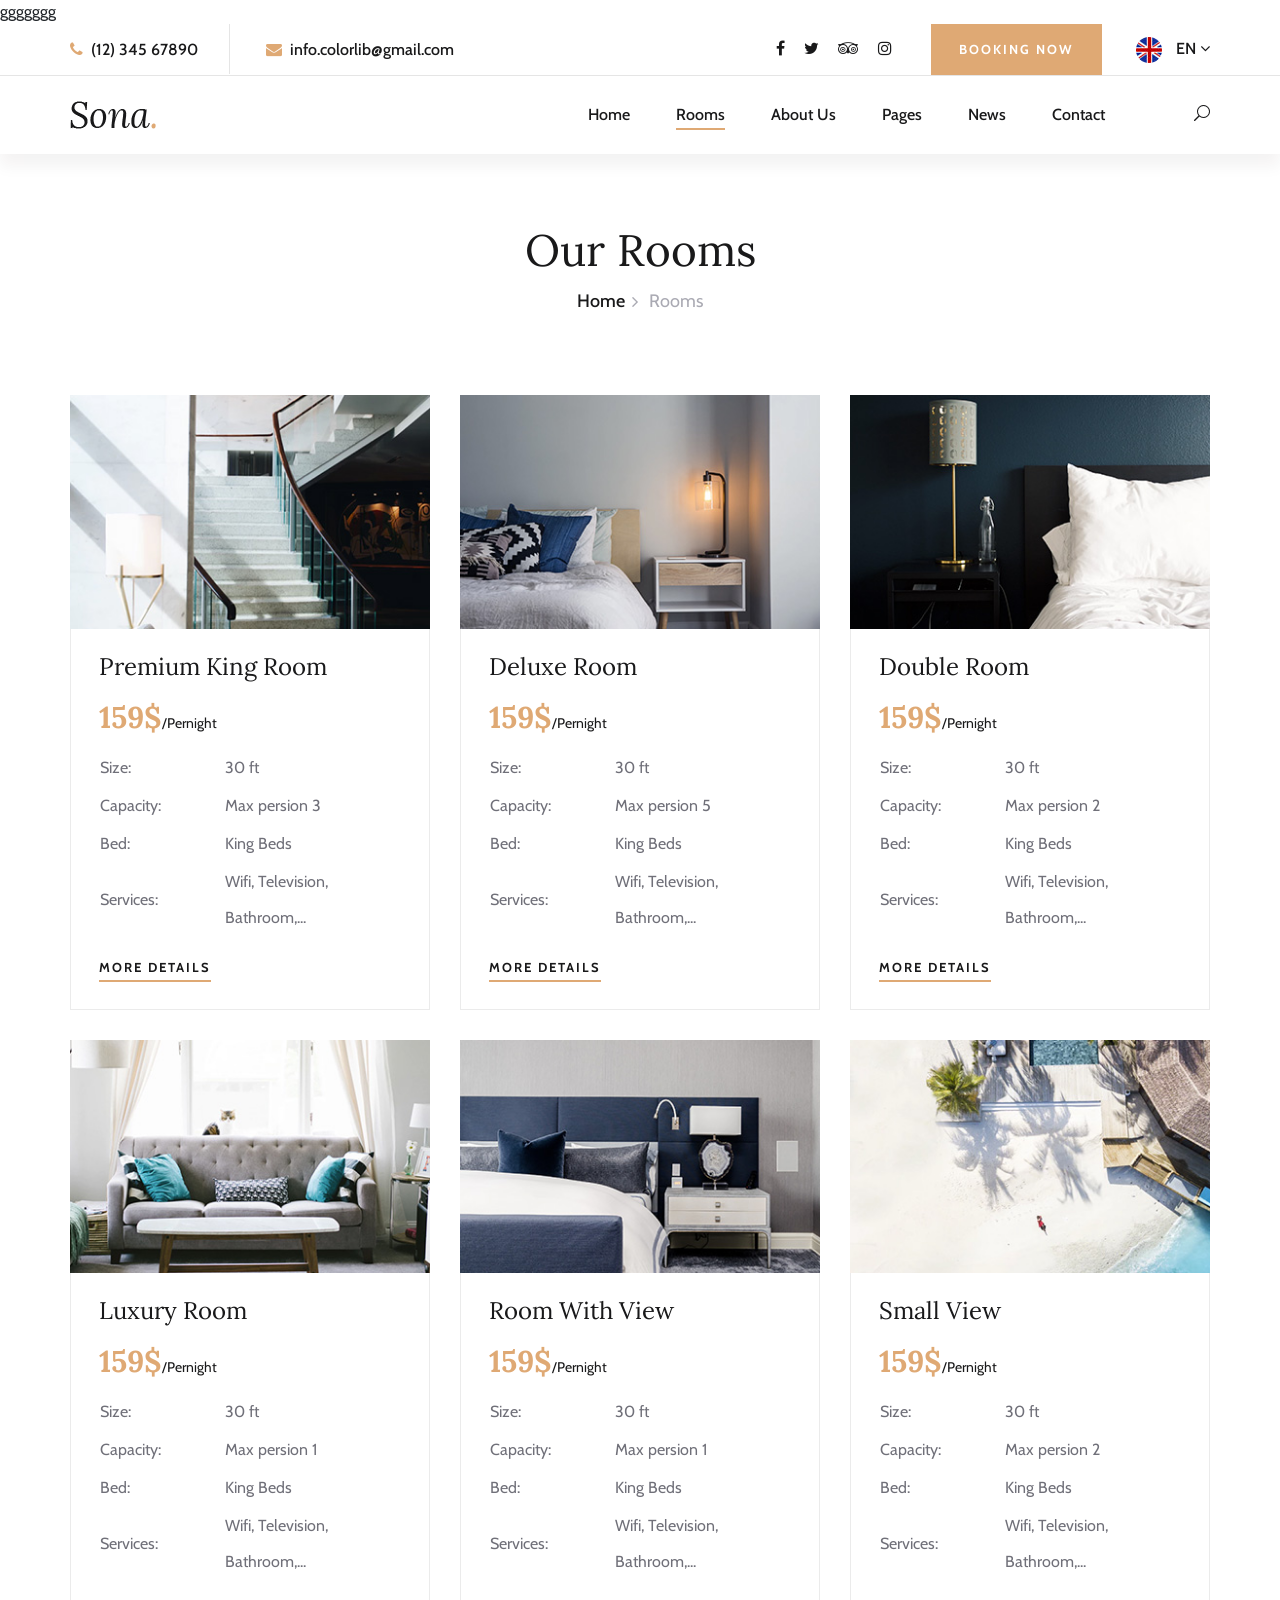
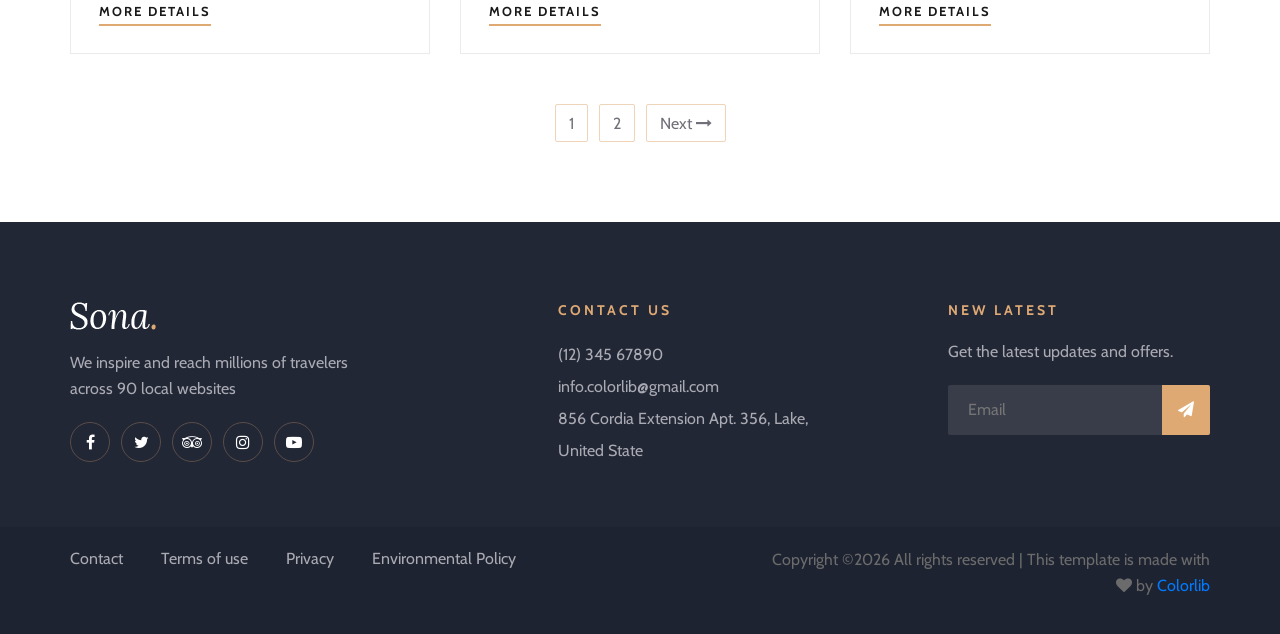
<file: rooms.html>
<!DOCTYPE html>
<html lang="zxx">
ggggggg
<head>
    <meta charset="UTF-8">
    <meta name="description" content="Sona Template">
    <meta name="keywords" content="Sona, unica, creative, html">
    <meta name="viewport" content="width=device-width, initial-scale=1.0">
    <meta http-equiv="X-UA-Compatible" content="ie=edge">
    <title>Atriya Rooms</title>

    <!-- Google Font -->
    <link href="https://fonts.googleapis.com/css?family=Lora:400,700&display=swap" rel="stylesheet">
    <link href="https://fonts.googleapis.com/css?family=Cabin:400,500,600,700&display=swap" rel="stylesheet">

    <!-- Css Styles -->
    <link rel="stylesheet" href="css/bootstrap.min.css" type="text/css">
    <link rel="stylesheet" href="css/font-awesome.min.css" type="text/css">
    <link rel="stylesheet" href="css/elegant-icons.css" type="text/css">
    <link rel="stylesheet" href="css/flaticon.css" type="text/css">
    <link rel="stylesheet" href="css/owl.carousel.min.css" type="text/css">
    <link rel="stylesheet" href="css/nice-select.css" type="text/css">
    <link rel="stylesheet" href="css/jquery-ui.min.css" type="text/css">
    <link rel="stylesheet" href="css/magnific-popup.css" type="text/css">
    <link rel="stylesheet" href="css/slicknav.min.css" type="text/css">
    <link rel="stylesheet" href="css/style.css" type="text/css">
</head>

<body>
    <!-- Page Preloder -->
    <div id="preloder">
        <div class="loader"></div>
    </div>

    <!-- Offcanvas Menu Section Begin -->
    <div class="offcanvas-menu-overlay"></div>
    <div class="canvas-open">
        <i class="icon_menu"></i>
    </div>
    <div class="offcanvas-menu-wrapper">
        <div class="canvas-close">
            <i class="icon_close"></i>
        </div>
        <div class="search-icon search-switch">
            <i class="icon_search"></i>
        </div>
        <div class="header-configure-area">
            <div class="language-option">
                <img src="img/flag.jpg" alt="">
                <span>EN <i class="fa fa-angle-down"></i></span>
                <div class="flag-dropdown">
                    <ul>
                        <li><a href="#">Zi</a></li>
                        <li><a href="#">Fr</a></li>
                    </ul>
                </div>
            </div>
            <a href="#" class="bk-btn">Booking Now</a>
        </div>
        <nav class="mainmenu mobile-menu">
            <ul>
                <li class="active"><a href="./index.html">Home</a></li>
                <li><a href="./rooms.html">Rooms</a></li>
                <li><a href="./about-us.html">About Us</a></li>
                <li><a href="./pages.html">Pages</a>
                    <ul class="dropdown">
                        <li><a href="./room-details.html">Room Details</a></li>
                        <li><a href="./blog-details.html">Blog Details</a></li>
                        <li><a href="#">Family Room</a></li>
                        <li><a href="#">Premium Room</a></li>
                    </ul>
                </li>
                <li><a href="./blog.html">News</a></li>
                <li><a href="./contact.html">Contact</a></li>
            </ul>
        </nav>
        <div id="mobile-menu-wrap"></div>
        <div class="top-social">
            <a href="#"><i class="fa fa-facebook"></i></a>
            <a href="#"><i class="fa fa-twitter"></i></a>
            <a href="#"><i class="fa fa-tripadvisor"></i></a>
            <a href="#"><i class="fa fa-instagram"></i></a>
        </div>
        <ul class="top-widget">
            <li><i class="fa fa-phone"></i> (12) 345 67890</li>
            <li><i class="fa fa-envelope"></i> info.colorlib@gmail.com</li>
        </ul>
    </div>
    <!-- Offcanvas Menu Section End -->

    <!-- Header Section Begin -->
    <header class="header-section header-normal">
        <div class="top-nav">
            <div class="container">
                <div class="row">
                    <div class="col-lg-6">
                        <ul class="tn-left">
                            <li><i class="fa fa-phone"></i> (12) 345 67890</li>
                            <li><i class="fa fa-envelope"></i> info.colorlib@gmail.com</li>
                        </ul>
                    </div>
                    <div class="col-lg-6">
                        <div class="tn-right">
                            <div class="top-social">
                                <a href="#"><i class="fa fa-facebook"></i></a>
                                <a href="#"><i class="fa fa-twitter"></i></a>
                                <a href="#"><i class="fa fa-tripadvisor"></i></a>
                                <a href="#"><i class="fa fa-instagram"></i></a>
                            </div>
                            <a href="#" class="bk-btn">Booking Now</a>
                            <div class="language-option">
                                <img src="img/flag.jpg" alt="">
                                <span>EN <i class="fa fa-angle-down"></i></span>
                                <div class="flag-dropdown">
                                    <ul>
                                        <li><a href="#">Zi</a></li>
                                        <li><a href="#">Fr</a></li>
                                    </ul>
                                </div>
                            </div>
                        </div>
                    </div>
                </div>
            </div>
        </div>
        <div class="menu-item">
            <div class="container">
                <div class="row">
                    <div class="col-lg-2">
                        <div class="logo">
                            <a href="./index.html">
                                <img src="img/logo.png" alt="">
                            </a>
                        </div>
                    </div>
                    <div class="col-lg-10">
                        <div class="nav-menu">
                            <nav class="mainmenu">
                                <ul>
                                    <li><a href="./index.html">Home</a></li>
                                    <li class="active"><a href="./rooms.html">Rooms</a></li>
                                    <li><a href="./about-us.html">About Us</a></li>
                                    <li><a href="./pages.html">Pages</a>
                                        <ul class="dropdown">
                                            <li><a href="./room-details.html">Room Details</a></li>
                                            <li><a href="./blog-details.html">Blog Details</a></li>
                                            <li><a href="#">Family Room</a></li>
                                            <li><a href="#">Premium Room</a></li>
                                        </ul>
                                    </li>
                                    <li><a href="./blog.html">News</a></li>
                                    <li><a href="./contact.html">Contact</a></li>
                                </ul>
                            </nav>
                            <div class="nav-right search-switch">
                                <i class="icon_search"></i>
                            </div>
                        </div>
                    </div>
                </div>
            </div>
        </div>
    </header>
    <!-- Header End -->

    <!-- Breadcrumb Section Begin -->
    <div class="breadcrumb-section">
        <div class="container">
            <div class="row">
                <div class="col-lg-12">
                    <div class="breadcrumb-text">
                        <h2>Our Rooms</h2>
                        <div class="bt-option">
                            <a href="./home.html">Home</a>
                            <span>Rooms</span>
                        </div>
                    </div>
                </div>
            </div>
        </div>
    </div>
    <!-- Breadcrumb Section End -->

    <!-- Rooms Section Begin -->
    <section class="rooms-section spad">
        <div class="container">
            <div class="row">
                <div class="col-lg-4 col-md-6">
                    <div class="room-item">
                        <img src="img/room/room-1.jpg" alt="">
                        <div class="ri-text">
                            <h4>Premium King Room</h4>
                            <h3>159$<span>/Pernight</span></h3>
                            <table>
                                <tbody>
                                    <tr>
                                        <td class="r-o">Size:</td>
                                        <td>30 ft</td>
                                    </tr>
                                    <tr>
                                        <td class="r-o">Capacity:</td>
                                        <td>Max persion 3</td>
                                    </tr>
                                    <tr>
                                        <td class="r-o">Bed:</td>
                                        <td>King Beds</td>
                                    </tr>
                                    <tr>
                                        <td class="r-o">Services:</td>
                                        <td>Wifi, Television, Bathroom,...</td>
                                    </tr>
                                </tbody>
                            </table>
                            <a href="#" class="primary-btn">More Details</a>
                        </div>
                    </div>
                </div>
                <div class="col-lg-4 col-md-6">
                    <div class="room-item">
                        <img src="img/room/room-2.jpg" alt="">
                        <div class="ri-text">
                            <h4>Deluxe Room</h4>
                            <h3>159$<span>/Pernight</span></h3>
                            <table>
                                <tbody>
                                    <tr>
                                        <td class="r-o">Size:</td>
                                        <td>30 ft</td>
                                    </tr>
                                    <tr>
                                        <td class="r-o">Capacity:</td>
                                        <td>Max persion 5</td>
                                    </tr>
                                    <tr>
                                        <td class="r-o">Bed:</td>
                                        <td>King Beds</td>
                                    </tr>
                                    <tr>
                                        <td class="r-o">Services:</td>
                                        <td>Wifi, Television, Bathroom,...</td>
                                    </tr>
                                </tbody>
                            </table>
                            <a href="#" class="primary-btn">More Details</a>
                        </div>
                    </div>
                </div>
                <div class="col-lg-4 col-md-6">
                    <div class="room-item">
                        <img src="img/room/room-3.jpg" alt="">
                        <div class="ri-text">
                            <h4>Double Room</h4>
                            <h3>159$<span>/Pernight</span></h3>
                            <table>
                                <tbody>
                                    <tr>
                                        <td class="r-o">Size:</td>
                                        <td>30 ft</td>
                                    </tr>
                                    <tr>
                                        <td class="r-o">Capacity:</td>
                                        <td>Max persion 2</td>
                                    </tr>
                                    <tr>
                                        <td class="r-o">Bed:</td>
                                        <td>King Beds</td>
                                    </tr>
                                    <tr>
                                        <td class="r-o">Services:</td>
                                        <td>Wifi, Television, Bathroom,...</td>
                                    </tr>
                                </tbody>
                            </table>
                            <a href="#" class="primary-btn">More Details</a>
                        </div>
                    </div>
                </div>
                <div class="col-lg-4 col-md-6">
                    <div class="room-item">
                        <img src="img/room/room-4.jpg" alt="">
                        <div class="ri-text">
                            <h4>Luxury Room</h4>
                            <h3>159$<span>/Pernight</span></h3>
                            <table>
                                <tbody>
                                    <tr>
                                        <td class="r-o">Size:</td>
                                        <td>30 ft</td>
                                    </tr>
                                    <tr>
                                        <td class="r-o">Capacity:</td>
                                        <td>Max persion 1</td>
                                    </tr>
                                    <tr>
                                        <td class="r-o">Bed:</td>
                                        <td>King Beds</td>
                                    </tr>
                                    <tr>
                                        <td class="r-o">Services:</td>
                                        <td>Wifi, Television, Bathroom,...</td>
                                    </tr>
                                </tbody>
                            </table>
                            <a href="#" class="primary-btn">More Details</a>
                        </div>
                    </div>
                </div>
                <div class="col-lg-4 col-md-6">
                    <div class="room-item">
                        <img src="img/room/room-5.jpg" alt="">
                        <div class="ri-text">
                            <h4>Room With View</h4>
                            <h3>159$<span>/Pernight</span></h3>
                            <table>
                                <tbody>
                                    <tr>
                                        <td class="r-o">Size:</td>
                                        <td>30 ft</td>
                                    </tr>
                                    <tr>
                                        <td class="r-o">Capacity:</td>
                                        <td>Max persion 1</td>
                                    </tr>
                                    <tr>
                                        <td class="r-o">Bed:</td>
                                        <td>King Beds</td>
                                    </tr>
                                    <tr>
                                        <td class="r-o">Services:</td>
                                        <td>Wifi, Television, Bathroom,...</td>
                                    </tr>
                                </tbody>
                            </table>
                            <a href="#" class="primary-btn">More Details</a>
                        </div>
                    </div>
                </div>
                <div class="col-lg-4 col-md-6">
                    <div class="room-item">
                        <img src="img/room/room-6.jpg" alt="">
                        <div class="ri-text">
                            <h4>Small View</h4>
                            <h3>159$<span>/Pernight</span></h3>
                            <table>
                                <tbody>
                                    <tr>
                                        <td class="r-o">Size:</td>
                                        <td>30 ft</td>
                                    </tr>
                                    <tr>
                                        <td class="r-o">Capacity:</td>
                                        <td>Max persion 2</td>
                                    </tr>
                                    <tr>
                                        <td class="r-o">Bed:</td>
                                        <td>King Beds</td>
                                    </tr>
                                    <tr>
                                        <td class="r-o">Services:</td>
                                        <td>Wifi, Television, Bathroom,...</td>
                                    </tr>
                                </tbody>
                            </table>
                            <a href="#" class="primary-btn">More Details</a>
                        </div>
                    </div>
                </div>
                <div class="col-lg-12">
                    <div class="room-pagination">
                        <a href="#">1</a>
                        <a href="#">2</a>
                        <a href="#">Next <i class="fa fa-long-arrow-right"></i></a>
                    </div>
                </div>
            </div>
        </div>
    </section>
    <!-- Rooms Section End -->

    <!-- Footer Section Begin -->
    <footer class="footer-section">
        <div class="container">
            <div class="footer-text">
                <div class="row">
                    <div class="col-lg-4">
                        <div class="ft-about">
                            <div class="logo">
                                <a href="#">
                                    <img src="img/footer-logo.png" alt="">
                                </a>
                            </div>
                            <p>We inspire and reach millions of travelers<br /> across 90 local websites</p>
                            <div class="fa-social">
                                <a href="#"><i class="fa fa-facebook"></i></a>
                                <a href="#"><i class="fa fa-twitter"></i></a>
                                <a href="#"><i class="fa fa-tripadvisor"></i></a>
                                <a href="#"><i class="fa fa-instagram"></i></a>
                                <a href="#"><i class="fa fa-youtube-play"></i></a>
                            </div>
                        </div>
                    </div>
                    <div class="col-lg-3 offset-lg-1">
                        <div class="ft-contact">
                            <h6>Contact Us</h6>
                            <ul>
                                <li>(12) 345 67890</li>
                                <li>info.colorlib@gmail.com</li>
                                <li>856 Cordia Extension Apt. 356, Lake, United State</li>
                            </ul>
                        </div>
                    </div>
                    <div class="col-lg-3 offset-lg-1">
                        <div class="ft-newslatter">
                            <h6>New latest</h6>
                            <p>Get the latest updates and offers.</p>
                            <form action="#" class="fn-form">
                                <input type="text" placeholder="Email">
                                <button type="submit"><i class="fa fa-send"></i></button>
                            </form>
                        </div>
                    </div>
                </div>
            </div>
        </div>
        <div class="copyright-option">
            <div class="container">
                <div class="row">
                    <div class="col-lg-7">
                        <ul>
                            <li><a href="#">Contact</a></li>
                            <li><a href="#">Terms of use</a></li>
                            <li><a href="#">Privacy</a></li>
                            <li><a href="#">Environmental Policy</a></li>
                        </ul>
                    </div>
                    <div class="col-lg-5">
                        <div class="co-text"><p><!-- Link back to Colorlib can't be removed. Template is licensed under CC BY 3.0. -->
  Copyright &copy;<script>document.write(new Date().getFullYear());</script> All rights reserved | This template is made with <i class="fa fa-heart" aria-hidden="true"></i> by <a href="https://colorlib.com" target="_blank">Colorlib</a>
  <!-- Link back to Colorlib can't be removed. Template is licensed under CC BY 3.0. --></p></div>
                    </div>
                </div>
            </div>
        </div>
    </footer>
    <!-- Footer Section End -->

    <!-- Search model Begin -->
    <div class="search-model">
        <div class="h-100 d-flex align-items-center justify-content-center">
            <div class="search-close-switch"><i class="icon_close"></i></div>
            <form class="search-model-form">
                <input type="text" id="search-input" placeholder="Search here.....">
            </form>
        </div>
    </div>
    <!-- Search model end -->

    <!-- Js Plugins -->
    <script src="js/jquery-3.3.1.min.js"></script>
    <script src="js/bootstrap.min.js"></script>
    <script src="js/jquery.magnific-popup.min.js"></script>
    <script src="js/jquery.nice-select.min.js"></script>
    <script src="js/jquery-ui.min.js"></script>
    <script src="js/jquery.slicknav.js"></script>
    <script src="js/owl.carousel.min.js"></script>
    <script src="js/main.js"></script>
</body>

</html>
</file>
<file: css/elegant-icons.css>
@font-face {
	font-family: 'ElegantIcons';
	src:url('../fonts/ElegantIcons.eot');
	src:url('../fonts/ElegantIcons.eot?#iefix') format('embedded-opentype'),
		url('../fonts/ElegantIcons.woff') format('woff'),
		url('../fonts/ElegantIcons.ttf') format('truetype'),
		url('../fonts/ElegantIcons.svg#ElegantIcons') format('svg');
	font-weight: normal;
	font-style: normal;
}

/* Use the following CSS code if you want to use data attributes for inserting your icons */
[data-icon]:before {
	font-family: 'ElegantIcons';
	content: attr(data-icon);
	speak: none;
	font-weight: normal;
	font-variant: normal;
	text-transform: none;
	line-height: 1;
	-webkit-font-smoothing: antialiased;
	-moz-osx-font-smoothing: grayscale;
}

/* Use the following CSS code if you want to have a class per icon */
/*
Instead of a list of all class selectors,
you can use the generic selector below, but it's slower:
[class*="your-class-prefix"] {
*/
.arrow_up, .arrow_down, .arrow_left, .arrow_right, .arrow_left-up, .arrow_right-up, .arrow_right-down, .arrow_left-down, .arrow-up-down, .arrow_up-down_alt, .arrow_left-right_alt, .arrow_left-right, .arrow_expand_alt2, .arrow_expand_alt, .arrow_condense, .arrow_expand, .arrow_move, .arrow_carrot-up, .arrow_carrot-down, .arrow_carrot-left, .arrow_carrot-right, .arrow_carrot-2up, .arrow_carrot-2down, .arrow_carrot-2left, .arrow_carrot-2right, .arrow_carrot-up_alt2, .arrow_carrot-down_alt2, .arrow_carrot-left_alt2, .arrow_carrot-right_alt2, .arrow_carrot-2up_alt2, .arrow_carrot-2down_alt2, .arrow_carrot-2left_alt2, .arrow_carrot-2right_alt2, .arrow_triangle-up, .arrow_triangle-down, .arrow_triangle-left, .arrow_triangle-right, .arrow_triangle-up_alt2, .arrow_triangle-down_alt2, .arrow_triangle-left_alt2, .arrow_triangle-right_alt2, .arrow_back, .icon_minus-06, .icon_plus, .icon_close, .icon_check, .icon_minus_alt2, .icon_plus_alt2, .icon_close_alt2, .icon_check_alt2, .icon_zoom-out_alt, .icon_zoom-in_alt, .icon_search, .icon_box-empty, .icon_box-selected, .icon_minus-box, .icon_plus-box, .icon_box-checked, .icon_circle-empty, .icon_circle-slelected, .icon_stop_alt2, .icon_stop, .icon_pause_alt2, .icon_pause, .icon_menu, .icon_menu-square_alt2, .icon_menu-circle_alt2, .icon_ul, .icon_ol, .icon_adjust-horiz, .icon_adjust-vert, .icon_document_alt, .icon_documents_alt, .icon_pencil, .icon_pencil-edit_alt, .icon_pencil-edit, .icon_folder-alt, .icon_folder-open_alt, .icon_folder-add_alt, .icon_info_alt, .icon_error-oct_alt, .icon_error-circle_alt, .icon_error-triangle_alt, .icon_question_alt2, .icon_question, .icon_comment_alt, .icon_chat_alt, .icon_vol-mute_alt, .icon_volume-low_alt, .icon_volume-high_alt, .icon_quotations, .icon_quotations_alt2, .icon_clock_alt, .icon_lock_alt, .icon_lock-open_alt, .icon_key_alt, .icon_cloud_alt, .icon_cloud-upload_alt, .icon_cloud-download_alt, .icon_image, .icon_images, .icon_lightbulb_alt, .icon_gift_alt, .icon_house_alt, .icon_genius, .icon_mobile, .icon_tablet, .icon_laptop, .icon_desktop, .icon_camera_alt, .icon_mail_alt, .icon_cone_alt, .icon_ribbon_alt, .icon_bag_alt, .icon_creditcard, .icon_cart_alt, .icon_paperclip, .icon_tag_alt, .icon_tags_alt, .icon_trash_alt, .icon_cursor_alt, .icon_mic_alt, .icon_compass_alt, .icon_pin_alt, .icon_pushpin_alt, .icon_map_alt, .icon_drawer_alt, .icon_toolbox_alt, .icon_book_alt, .icon_calendar, .icon_film, .icon_table, .icon_contacts_alt, .icon_headphones, .icon_lifesaver, .icon_piechart, .icon_refresh, .icon_link_alt, .icon_link, .icon_loading, .icon_blocked, .icon_archive_alt, .icon_heart_alt, .icon_star_alt, .icon_star-half_alt, .icon_star, .icon_star-half, .icon_tools, .icon_tool, .icon_cog, .icon_cogs, .arrow_up_alt, .arrow_down_alt, .arrow_left_alt, .arrow_right_alt, .arrow_left-up_alt, .arrow_right-up_alt, .arrow_right-down_alt, .arrow_left-down_alt, .arrow_condense_alt, .arrow_expand_alt3, .arrow_carrot_up_alt, .arrow_carrot-down_alt, .arrow_carrot-left_alt, .arrow_carrot-right_alt, .arrow_carrot-2up_alt, .arrow_carrot-2dwnn_alt, .arrow_carrot-2left_alt, .arrow_carrot-2right_alt, .arrow_triangle-up_alt, .arrow_triangle-down_alt, .arrow_triangle-left_alt, .arrow_triangle-right_alt, .icon_minus_alt, .icon_plus_alt, .icon_close_alt, .icon_check_alt, .icon_zoom-out, .icon_zoom-in, .icon_stop_alt, .icon_menu-square_alt, .icon_menu-circle_alt, .icon_document, .icon_documents, .icon_pencil_alt, .icon_folder, .icon_folder-open, .icon_folder-add, .icon_folder_upload, .icon_folder_download, .icon_info, .icon_error-circle, .icon_error-oct, .icon_error-triangle, .icon_question_alt, .icon_comment, .icon_chat, .icon_vol-mute, .icon_volume-low, .icon_volume-high, .icon_quotations_alt, .icon_clock, .icon_lock, .icon_lock-open, .icon_key, .icon_cloud, .icon_cloud-upload, .icon_cloud-download, .icon_lightbulb, .icon_gift, .icon_house, .icon_camera, .icon_mail, .icon_cone, .icon_ribbon, .icon_bag, .icon_cart, .icon_tag, .icon_tags, .icon_trash, .icon_cursor, .icon_mic, .icon_compass, .icon_pin, .icon_pushpin, .icon_map, .icon_drawer, .icon_toolbox, .icon_book, .icon_contacts, .icon_archive, .icon_heart, .icon_profile, .icon_group, .icon_grid-2x2, .icon_grid-3x3, .icon_music, .icon_pause_alt, .icon_phone, .icon_upload, .icon_download, .social_facebook, .social_twitter, .social_pinterest, .social_googleplus, .social_tumblr, .social_tumbleupon, .social_wordpress, .social_instagram, .social_dribbble, .social_vimeo, .social_linkedin, .social_rss, .social_deviantart, .social_share, .social_myspace, .social_skype, .social_youtube, .social_picassa, .social_googledrive, .social_flickr, .social_blogger, .social_spotify, .social_delicious, .social_facebook_circle, .social_twitter_circle, .social_pinterest_circle, .social_googleplus_circle, .social_tumblr_circle, .social_stumbleupon_circle, .social_wordpress_circle, .social_instagram_circle, .social_dribbble_circle, .social_vimeo_circle, .social_linkedin_circle, .social_rss_circle, .social_deviantart_circle, .social_share_circle, .social_myspace_circle, .social_skype_circle, .social_youtube_circle, .social_picassa_circle, .social_googledrive_alt2, .social_flickr_circle, .social_blogger_circle, .social_spotify_circle, .social_delicious_circle, .social_facebook_square, .social_twitter_square, .social_pinterest_square, .social_googleplus_square, .social_tumblr_square, .social_stumbleupon_square, .social_wordpress_square, .social_instagram_square, .social_dribbble_square, .social_vimeo_square, .social_linkedin_square, .social_rss_square, .social_deviantart_square, .social_share_square, .social_myspace_square, .social_skype_square, .social_youtube_square, .social_picassa_square, .social_googledrive_square, .social_flickr_square, .social_blogger_square, .social_spotify_square, .social_delicious_square, .icon_printer, .icon_calulator, .icon_building, .icon_floppy, .icon_drive, .icon_search-2, .icon_id, .icon_id-2, .icon_puzzle, .icon_like, .icon_dislike, .icon_mug, .icon_currency, .icon_wallet, .icon_pens, .icon_easel, .icon_flowchart, .icon_datareport, .icon_briefcase, .icon_shield, .icon_percent, .icon_globe, .icon_globe-2, .icon_target, .icon_hourglass, .icon_balance, .icon_rook, .icon_printer-alt, .icon_calculator_alt, .icon_building_alt, .icon_floppy_alt, .icon_drive_alt, .icon_search_alt, .icon_id_alt, .icon_id-2_alt, .icon_puzzle_alt, .icon_like_alt, .icon_dislike_alt, .icon_mug_alt, .icon_currency_alt, .icon_wallet_alt, .icon_pens_alt, .icon_easel_alt, .icon_flowchart_alt, .icon_datareport_alt, .icon_briefcase_alt, .icon_shield_alt, .icon_percent_alt, .icon_globe_alt, .icon_clipboard {
	font-family: 'ElegantIcons';
	speak: none;
	font-style: normal;
	font-weight: normal;
	font-variant: normal;
	text-transform: none;
	line-height: 1;
	-webkit-font-smoothing: antialiased;
}
.arrow_up:before {
	content: "\21";
}
.arrow_down:before {
	content: "\22";
}
.arrow_left:before {
	content: "\23";
}
.arrow_right:before {
	content: "\24";
}
.arrow_left-up:before {
	content: "\25";
}
.arrow_right-up:before {
	content: "\26";
}
.arrow_right-down:before {
	content: "\27";
}
.arrow_left-down:before {
	content: "\28";
}
.arrow-up-down:before {
	content: "\29";
}
.arrow_up-down_alt:before {
	content: "\2a";
}
.arrow_left-right_alt:before {
	content: "\2b";
}
.arrow_left-right:before {
	content: "\2c";
}
.arrow_expand_alt2:before {
	content: "\2d";
}
.arrow_expand_alt:before {
	content: "\2e";
}
.arrow_condense:before {
	content: "\2f";
}
.arrow_expand:before {
	content: "\30";
}
.arrow_move:before {
	content: "\31";
}
.arrow_carrot-up:before {
	content: "\32";
}
.arrow_carrot-down:before {
	content: "\33";
}
.arrow_carrot-left:before {
	content: "\34";
}
.arrow_carrot-right:before {
	content: "\35";
}
.arrow_carrot-2up:before {
	content: "\36";
}
.arrow_carrot-2down:before {
	content: "\37";
}
.arrow_carrot-2left:before {
	content: "\38";
}
.arrow_carrot-2right:before {
	content: "\39";
}
.arrow_carrot-up_alt2:before {
	content: "\3a";
}
.arrow_carrot-down_alt2:before {
	content: "\3b";
}
.arrow_carrot-left_alt2:before {
	content: "\3c";
}
.arrow_carrot-right_alt2:before {
	content: "\3d";
}
.arrow_carrot-2up_alt2:before {
	content: "\3e";
}
.arrow_carrot-2down_alt2:before {
	content: "\3f";
}
.arrow_carrot-2left_alt2:before {
	content: "\40";
}
.arrow_carrot-2right_alt2:before {
	content: "\41";
}
.arrow_triangle-up:before {
	content: "\42";
}
.arrow_triangle-down:before {
	content: "\43";
}
.arrow_triangle-left:before {
	content: "\44";
}
.arrow_triangle-right:before {
	content: "\45";
}
.arrow_triangle-up_alt2:before {
	content: "\46";
}
.arrow_triangle-down_alt2:before {
	content: "\47";
}
.arrow_triangle-left_alt2:before {
	content: "\48";
}
.arrow_triangle-right_alt2:before {
	content: "\49";
}
.arrow_back:before {
	content: "\4a";
}
.icon_minus-06:before {
	content: "\4b";
}
.icon_plus:before {
	content: "\4c";
}
.icon_close:before {
	content: "\4d";
}
.icon_check:before {
	content: "\4e";
}
.icon_minus_alt2:before {
	content: "\4f";
}
.icon_plus_alt2:before {
	content: "\50";
}
.icon_close_alt2:before {
	content: "\51";
}
.icon_check_alt2:before {
	content: "\52";
}
.icon_zoom-out_alt:before {
	content: "\53";
}
.icon_zoom-in_alt:before {
	content: "\54";
}
.icon_search:before {
	content: "\55";
}
.icon_box-empty:before {
	content: "\56";
}
.icon_box-selected:before {
	content: "\57";
}
.icon_minus-box:before {
	content: "\58";
}
.icon_plus-box:before {
	content: "\59";
}
.icon_box-checked:before {
	content: "\5a";
}
.icon_circle-empty:before {
	content: "\5b";
}
.icon_circle-slelected:before {
	content: "\5c";
}
.icon_stop_alt2:before {
	content: "\5d";
}
.icon_stop:before {
	content: "\5e";
}
.icon_pause_alt2:before {
	content: "\5f";
}
.icon_pause:before {
	content: "\60";
}
.icon_menu:before {
	content: "\61";
}
.icon_menu-square_alt2:before {
	content: "\62";
}
.icon_menu-circle_alt2:before {
	content: "\63";
}
.icon_ul:before {
	content: "\64";
}
.icon_ol:before {
	content: "\65";
}
.icon_adjust-horiz:before {
	content: "\66";
}
.icon_adjust-vert:before {
	content: "\67";
}
.icon_document_alt:before {
	content: "\68";
}
.icon_documents_alt:before {
	content: "\69";
}
.icon_pencil:before {
	content: "\6a";
}
.icon_pencil-edit_alt:before {
	content: "\6b";
}
.icon_pencil-edit:before {
	content: "\6c";
}
.icon_folder-alt:before {
	content: "\6d";
}
.icon_folder-open_alt:before {
	content: "\6e";
}
.icon_folder-add_alt:before {
	content: "\6f";
}
.icon_info_alt:before {
	content: "\70";
}
.icon_error-oct_alt:before {
	content: "\71";
}
.icon_error-circle_alt:before {
	content: "\72";
}
.icon_error-triangle_alt:before {
	content: "\73";
}
.icon_question_alt2:before {
	content: "\74";
}
.icon_question:before {
	content: "\75";
}
.icon_comment_alt:before {
	content: "\76";
}
.icon_chat_alt:before {
	content: "\77";
}
.icon_vol-mute_alt:before {
	content: "\78";
}
.icon_volume-low_alt:before {
	content: "\79";
}
.icon_volume-high_alt:before {
	content: "\7a";
}
.icon_quotations:before {
	content: "\7b";
}
.icon_quotations_alt2:before {
	content: "\7c";
}
.icon_clock_alt:before {
	content: "\7d";
}
.icon_lock_alt:before {
	content: "\7e";
}
.icon_lock-open_alt:before {
	content: "\e000";
}
.icon_key_alt:before {
	content: "\e001";
}
.icon_cloud_alt:before {
	content: "\e002";
}
.icon_cloud-upload_alt:before {
	content: "\e003";
}
.icon_cloud-download_alt:before {
	content: "\e004";
}
.icon_image:before {
	content: "\e005";
}
.icon_images:before {
	content: "\e006";
}
.icon_lightbulb_alt:before {
	content: "\e007";
}
.icon_gift_alt:before {
	content: "\e008";
}
.icon_house_alt:before {
	content: "\e009";
}
.icon_genius:before {
	content: "\e00a";
}
.icon_mobile:before {
	content: "\e00b";
}
.icon_tablet:before {
	content: "\e00c";
}
.icon_laptop:before {
	content: "\e00d";
}
.icon_desktop:before {
	content: "\e00e";
}
.icon_camera_alt:before {
	content: "\e00f";
}
.icon_mail_alt:before {
	content: "\e010";
}
.icon_cone_alt:before {
	content: "\e011";
}
.icon_ribbon_alt:before {
	content: "\e012";
}
.icon_bag_alt:before {
	content: "\e013";
}
.icon_creditcard:before {
	content: "\e014";
}
.icon_cart_alt:before {
	content: "\e015";
}
.icon_paperclip:before {
	content: "\e016";
}
.icon_tag_alt:before {
	content: "\e017";
}
.icon_tags_alt:before {
	content: "\e018";
}
.icon_trash_alt:before {
	content: "\e019";
}
.icon_cursor_alt:before {
	content: "\e01a";
}
.icon_mic_alt:before {
	content: "\e01b";
}
.icon_compass_alt:before {
	content: "\e01c";
}
.icon_pin_alt:before {
	content: "\e01d";
}
.icon_pushpin_alt:before {
	content: "\e01e";
}
.icon_map_alt:before {
	content: "\e01f";
}
.icon_drawer_alt:before {
	content: "\e020";
}
.icon_toolbox_alt:before {
	content: "\e021";
}
.icon_book_alt:before {
	content: "\e022";
}
.icon_calendar:before {
	content: "\e023";
}
.icon_film:before {
	content: "\e024";
}
.icon_table:before {
	content: "\e025";
}
.icon_contacts_alt:before {
	content: "\e026";
}
.icon_headphones:before {
	content: "\e027";
}
.icon_lifesaver:before {
	content: "\e028";
}
.icon_piechart:before {
	content: "\e029";
}
.icon_refresh:before {
	content: "\e02a";
}
.icon_link_alt:before {
	content: "\e02b";
}
.icon_link:before {
	content: "\e02c";
}
.icon_loading:before {
	content: "\e02d";
}
.icon_blocked:before {
	content: "\e02e";
}
.icon_archive_alt:before {
	content: "\e02f";
}
.icon_heart_alt:before {
	content: "\e030";
}
.icon_star_alt:before {
	content: "\e031";
}
.icon_star-half_alt:before {
	content: "\e032";
}
.icon_star:before {
	content: "\e033";
}
.icon_star-half:before {
	content: "\e034";
}
.icon_tools:before {
	content: "\e035";
}
.icon_tool:before {
	content: "\e036";
}
.icon_cog:before {
	content: "\e037";
}
.icon_cogs:before {
	content: "\e038";
}
.arrow_up_alt:before {
	content: "\e039";
}
.arrow_down_alt:before {
	content: "\e03a";
}
.arrow_left_alt:before {
	content: "\e03b";
}
.arrow_right_alt:before {
	content: "\e03c";
}
.arrow_left-up_alt:before {
	content: "\e03d";
}
.arrow_right-up_alt:before {
	content: "\e03e";
}
.arrow_right-down_alt:before {
	content: "\e03f";
}
.arrow_left-down_alt:before {
	content: "\e040";
}
.arrow_condense_alt:before {
	content: "\e041";
}
.arrow_expand_alt3:before {
	content: "\e042";
}
.arrow_carrot_up_alt:before {
	content: "\e043";
}
.arrow_carrot-down_alt:before {
	content: "\e044";
}
.arrow_carrot-left_alt:before {
	content: "\e045";
}
.arrow_carrot-right_alt:before {
	content: "\e046";
}
.arrow_carrot-2up_alt:before {
	content: "\e047";
}
.arrow_carrot-2dwnn_alt:before {
	content: "\e048";
}
.arrow_carrot-2left_alt:before {
	content: "\e049";
}
.arrow_carrot-2right_alt:before {
	content: "\e04a";
}
.arrow_triangle-up_alt:before {
	content: "\e04b";
}
.arrow_triangle-down_alt:before {
	content: "\e04c";
}
.arrow_triangle-left_alt:before {
	content: "\e04d";
}
.arrow_triangle-right_alt:before {
	content: "\e04e";
}
.icon_minus_alt:before {
	content: "\e04f";
}
.icon_plus_alt:before {
	content: "\e050";
}
.icon_close_alt:before {
	content: "\e051";
}
.icon_check_alt:before {
	content: "\e052";
}
.icon_zoom-out:before {
	content: "\e053";
}
.icon_zoom-in:before {
	content: "\e054";
}
.icon_stop_alt:before {
	content: "\e055";
}
.icon_menu-square_alt:before {
	content: "\e056";
}
.icon_menu-circle_alt:before {
	content: "\e057";
}
.icon_document:before {
	content: "\e058";
}
.icon_documents:before {
	content: "\e059";
}
.icon_pencil_alt:before {
	content: "\e05a";
}
.icon_folder:before {
	content: "\e05b";
}
.icon_folder-open:before {
	content: "\e05c";
}
.icon_folder-add:before {
	content: "\e05d";
}
.icon_folder_upload:before {
	content: "\e05e";
}
.icon_folder_download:before {
	content: "\e05f";
}
.icon_info:before {
	content: "\e060";
}
.icon_error-circle:before {
	content: "\e061";
}
.icon_error-oct:before {
	content: "\e062";
}
.icon_error-triangle:before {
	content: "\e063";
}
.icon_question_alt:before {
	content: "\e064";
}
.icon_comment:before {
	content: "\e065";
}
.icon_chat:before {
	content: "\e066";
}
.icon_vol-mute:before {
	content: "\e067";
}
.icon_volume-low:before {
	content: "\e068";
}
.icon_volume-high:before {
	content: "\e069";
}
.icon_quotations_alt:before {
	content: "\e06a";
}
.icon_clock:before {
	content: "\e06b";
}
.icon_lock:before {
	content: "\e06c";
}
.icon_lock-open:before {
	content: "\e06d";
}
.icon_key:before {
	content: "\e06e";
}
.icon_cloud:before {
	content: "\e06f";
}
.icon_cloud-upload:before {
	content: "\e070";
}
.icon_cloud-download:before {
	content: "\e071";
}
.icon_lightbulb:before {
	content: "\e072";
}
.icon_gift:before {
	content: "\e073";
}
.icon_house:before {
	content: "\e074";
}
.icon_camera:before {
	content: "\e075";
}
.icon_mail:before {
	content: "\e076";
}
.icon_cone:before {
	content: "\e077";
}
.icon_ribbon:before {
	content: "\e078";
}
.icon_bag:before {
	content: "\e079";
}
.icon_cart:before {
	content: "\e07a";
}
.icon_tag:before {
	content: "\e07b";
}
.icon_tags:before {
	content: "\e07c";
}
.icon_trash:before {
	content: "\e07d";
}
.icon_cursor:before {
	content: "\e07e";
}
.icon_mic:before {
	content: "\e07f";
}
.icon_compass:before {
	content: "\e080";
}
.icon_pin:before {
	content: "\e081";
}
.icon_pushpin:before {
	content: "\e082";
}
.icon_map:before {
	content: "\e083";
}
.icon_drawer:before {
	content: "\e084";
}
.icon_toolbox:before {
	content: "\e085";
}
.icon_book:before {
	content: "\e086";
}
.icon_contacts:before {
	content: "\e087";
}
.icon_archive:before {
	content: "\e088";
}
.icon_heart:before {
	content: "\e089";
}
.icon_profile:before {
	content: "\e08a";
}
.icon_group:before {
	content: "\e08b";
}
.icon_grid-2x2:before {
	content: "\e08c";
}
.icon_grid-3x3:before {
	content: "\e08d";
}
.icon_music:before {
	content: "\e08e";
}
.icon_pause_alt:before {
	content: "\e08f";
}
.icon_phone:before {
	content: "\e090";
}
.icon_upload:before {
	content: "\e091";
}
.icon_download:before {
	content: "\e092";
}
.social_facebook:before {
	content: "\e093";
}
.social_twitter:before {
	content: "\e094";
}
.social_pinterest:before {
	content: "\e095";
}
.social_googleplus:before {
	content: "\e096";
}
.social_tumblr:before {
	content: "\e097";
}
.social_tumbleupon:before {
	content: "\e098";
}
.social_wordpress:before {
	content: "\e099";
}
.social_instagram:before {
	content: "\e09a";
}
.social_dribbble:before {
	content: "\e09b";
}
.social_vimeo:before {
	content: "\e09c";
}
.social_linkedin:before {
	content: "\e09d";
}
.social_rss:before {
	content: "\e09e";
}
.social_deviantart:before {
	content: "\e09f";
}
.social_share:before {
	content: "\e0a0";
}
.social_myspace:before {
	content: "\e0a1";
}
.social_skype:before {
	content: "\e0a2";
}
.social_youtube:before {
	content: "\e0a3";
}
.social_picassa:before {
	content: "\e0a4";
}
.social_googledrive:before {
	content: "\e0a5";
}
.social_flickr:before {
	content: "\e0a6";
}
.social_blogger:before {
	content: "\e0a7";
}
.social_spotify:before {
	content: "\e0a8";
}
.social_delicious:before {
	content: "\e0a9";
}
.social_facebook_circle:before {
	content: "\e0aa";
}
.social_twitter_circle:before {
	content: "\e0ab";
}
.social_pinterest_circle:before {
	content: "\e0ac";
}
.social_googleplus_circle:before {
	content: "\e0ad";
}
.social_tumblr_circle:before {
	content: "\e0ae";
}
.social_stumbleupon_circle:before {
	content: "\e0af";
}
.social_wordpress_circle:before {
	content: "\e0b0";
}
.social_instagram_circle:before {
	content: "\e0b1";
}
.social_dribbble_circle:before {
	content: "\e0b2";
}
.social_vimeo_circle:before {
	content: "\e0b3";
}
.social_linkedin_circle:before {
	content: "\e0b4";
}
.social_rss_circle:before {
	content: "\e0b5";
}
.social_deviantart_circle:before {
	content: "\e0b6";
}
.social_share_circle:before {
	content: "\e0b7";
}
.social_myspace_circle:before {
	content: "\e0b8";
}
.social_skype_circle:before {
	content: "\e0b9";
}
.social_youtube_circle:before {
	content: "\e0ba";
}
.social_picassa_circle:before {
	content: "\e0bb";
}
.social_googledrive_alt2:before {
	content: "\e0bc";
}
.social_flickr_circle:before {
	content: "\e0bd";
}
.social_blogger_circle:before {
	content: "\e0be";
}
.social_spotify_circle:before {
	content: "\e0bf";
}
.social_delicious_circle:before {
	content: "\e0c0";
}
.social_facebook_square:before {
	content: "\e0c1";
}
.social_twitter_square:before {
	content: "\e0c2";
}
.social_pinterest_square:before {
	content: "\e0c3";
}
.social_googleplus_square:before {
	content: "\e0c4";
}
.social_tumblr_square:before {
	content: "\e0c5";
}
.social_stumbleupon_square:before {
	content: "\e0c6";
}
.social_wordpress_square:before {
	content: "\e0c7";
}
.social_instagram_square:before {
	content: "\e0c8";
}
.social_dribbble_square:before {
	content: "\e0c9";
}
.social_vimeo_square:before {
	content: "\e0ca";
}
.social_linkedin_square:before {
	content: "\e0cb";
}
.social_rss_square:before {
	content: "\e0cc";
}
.social_deviantart_square:before {
	content: "\e0cd";
}
.social_share_square:before {
	content: "\e0ce";
}
.social_myspace_square:before {
	content: "\e0cf";
}
.social_skype_square:before {
	content: "\e0d0";
}
.social_youtube_square:before {
	content: "\e0d1";
}
.social_picassa_square:before {
	content: "\e0d2";
}
.social_googledrive_square:before {
	content: "\e0d3";
}
.social_flickr_square:before {
	content: "\e0d4";
}
.social_blogger_square:before {
	content: "\e0d5";
}
.social_spotify_square:before {
	content: "\e0d6";
}
.social_delicious_square:before {
	content: "\e0d7";
}
.icon_printer:before {
	content: "\e103";
}
.icon_calulator:before {
	content: "\e0ee";
}
.icon_building:before {
	content: "\e0ef";
}
.icon_floppy:before {
	content: "\e0e8";
}
.icon_drive:before {
	content: "\e0ea";
}
.icon_search-2:before {
	content: "\e101";
}
.icon_id:before {
	content: "\e107";
}
.icon_id-2:before {
	content: "\e108";
}
.icon_puzzle:before {
	content: "\e102";
}
.icon_like:before {
	content: "\e106";
}
.icon_dislike:before {
	content: "\e0eb";
}
.icon_mug:before {
	content: "\e105";
}
.icon_currency:before {
	content: "\e0ed";
}
.icon_wallet:before {
	content: "\e100";
}
.icon_pens:before {
	content: "\e104";
}
.icon_easel:before {
	content: "\e0e9";
}
.icon_flowchart:before {
	content: "\e109";
}
.icon_datareport:before {
	content: "\e0ec";
}
.icon_briefcase:before {
	content: "\e0fe";
}
.icon_shield:before {
	content: "\e0f6";
}
.icon_percent:before {
	content: "\e0fb";
}
.icon_globe:before {
	content: "\e0e2";
}
.icon_globe-2:before {
	content: "\e0e3";
}
.icon_target:before {
	content: "\e0f5";
}
.icon_hourglass:before {
	content: "\e0e1";
}
.icon_balance:before {
	content: "\e0ff";
}
.icon_rook:before {
	content: "\e0f8";
}
.icon_printer-alt:before {
	content: "\e0fa";
}
.icon_calculator_alt:before {
	content: "\e0e7";
}
.icon_building_alt:before {
	content: "\e0fd";
}
.icon_floppy_alt:before {
	content: "\e0e4";
}
.icon_drive_alt:before {
	content: "\e0e5";
}
.icon_search_alt:before {
	content: "\e0f7";
}
.icon_id_alt:before {
	content: "\e0e0";
}
.icon_id-2_alt:before {
	content: "\e0fc";
}
.icon_puzzle_alt:before {
	content: "\e0f9";
}
.icon_like_alt:before {
	content: "\e0dd";
}
.icon_dislike_alt:before {
	content: "\e0f1";
}
.icon_mug_alt:before {
	content: "\e0dc";
}
.icon_currency_alt:before {
	content: "\e0f3";
}
.icon_wallet_alt:before {
	content: "\e0d8";
}
.icon_pens_alt:before {
	content: "\e0db";
}
.icon_easel_alt:before {
	content: "\e0f0";
}
.icon_flowchart_alt:before {
	content: "\e0df";
}
.icon_datareport_alt:before {
	content: "\e0f2";
}
.icon_briefcase_alt:before {
	content: "\e0f4";
}
.icon_shield_alt:before {
	content: "\e0d9";
}
.icon_percent_alt:before {
	content: "\e0da";
}
.icon_globe_alt:before {
	content: "\e0de";
}
.icon_clipboard:before {
	content: "\e0e6";
}


	.glyph {
		float: left;
		text-align: center;
		padding: .75em;
		margin: .4em 1.5em .75em 0;
		width: 6em;
text-shadow: none;
	}
        .glyph_big {
        font-size: 128px;
        color: #59c5dc;
        float: left;
        margin-right: 20px;
        }

        .glyph div { padding-bottom: 10px;}

	.glyph input {
		font-family: consolas, monospace;
		font-size: 12px;
		width: 100%;
		text-align: center;
		border: 0;
		box-shadow: 0 0 0 1px #ccc;
		padding: .2em;
                -moz-border-radius: 5px;
                -webkit-border-radius: 5px;
	}
	.centered {
		margin-left: auto;
		margin-right: auto;
	}
	.glyph .fs1 {
		font-size: 2em;
	}
</file>
<file: css/flaticon.css>
/*
  	Flaticon icon font: Flaticon
  	Creation date: 25/01/2019 11:32
  	*/

@font-face {
  font-family: "Flaticon";
  src: url("../fonts/Flaticon.eot");
  src: url("../fonts/Flaticon.eot?#iefix") format("embedded-opentype"),
       url("../fonts/Flaticon.woff") format("woff"),
       url("../fonts/Flaticon.ttf") format("truetype"),
       url("../fonts/Flaticon.svg#Flaticon") format("svg");
  font-weight: normal;
  font-style: normal;
}

@media screen and (-webkit-min-device-pixel-ratio:0) {
  @font-face {
    font-family: "Flaticon";
    src: url("../fonts/Flaticon.svg#Flaticon") format("svg");
  }
}

[class^="flaticon-"]:before, [class*=" flaticon-"]:before,
[class^="flaticon-"]:after, [class*=" flaticon-"]:after {   
  font-family: Flaticon;
  font-size: 50px;
  font-style: normal;
  margin-left: 0;
}

.flaticon-001-luggage:before { content: "\f100"; }
.flaticon-002-breakfast:before { content: "\f101"; }
.flaticon-003-air-conditioner:before { content: "\f102"; }
.flaticon-004-fridge:before { content: "\f103"; }
.flaticon-005-tea:before { content: "\f104"; }
.flaticon-006-dumbbell:before { content: "\f105"; }
.flaticon-007-swimming-pool:before { content: "\f106"; }
.flaticon-008-heater:before { content: "\f107"; }
.flaticon-009-cctv:before { content: "\f108"; }
.flaticon-010-newspaper:before { content: "\f109"; }
.flaticon-011-no-smoking:before { content: "\f10a"; }
.flaticon-012-cocktail:before { content: "\f10b"; }
.flaticon-013-safety-box:before { content: "\f10c"; }
.flaticon-014-ring-bell:before { content: "\f10d"; }
.flaticon-015-door-hanger:before { content: "\f10e"; }
.flaticon-016-washing-machine:before { content: "\f10f"; }
.flaticon-017-sunbed:before { content: "\f110"; }
.flaticon-018-iron:before { content: "\f111"; }
.flaticon-019-television:before { content: "\f112"; }
.flaticon-020-telephone:before { content: "\f113"; }
.flaticon-021-flip-flops:before { content: "\f114"; }
.flaticon-022-clock:before { content: "\f115"; }
.flaticon-023-hair-dryer:before { content: "\f116"; }
.flaticon-024-towel:before { content: "\f117"; }
.flaticon-025-pillow:before { content: "\f118"; }
.flaticon-026-bed:before { content: "\f119"; }
.flaticon-027-mirror:before { content: "\f11a"; }
.flaticon-028-vacuum-cleaner:before { content: "\f11b"; }
.flaticon-029-wifi:before { content: "\f11c"; }
.flaticon-030-bathtub:before { content: "\f11d"; }
.flaticon-031-elevator:before { content: "\f11e"; }
.flaticon-032-armchair:before { content: "\f11f"; }
.flaticon-033-dinner:before { content: "\f120"; }
.flaticon-034-camera:before { content: "\f121"; }
.flaticon-035-eight-ball:before { content: "\f122"; }
.flaticon-036-parking:before { content: "\f123"; }
.flaticon-037-sink:before { content: "\f124"; }
.flaticon-038-five-stars:before { content: "\f125"; }
.flaticon-039-three-stars:before { content: "\f126"; }
.flaticon-040-key-card:before { content: "\f127"; }
.flaticon-041-lamp:before { content: "\f128"; }
.flaticon-042-menu:before { content: "\f129"; }
.flaticon-043-room-service:before { content: "\f12a"; }
.flaticon-044-clock-1:before { content: "\f12b"; }
.flaticon-045-door:before { content: "\f12c"; }
.flaticon-046-toothbrush:before { content: "\f12d"; }
.flaticon-047-calendar:before { content: "\f12e"; }
.flaticon-048-door-handle:before { content: "\f12f"; }
.flaticon-049-power-socket:before { content: "\f130"; }
.flaticon-050-bellboy:before { content: "\f131"; }
</file>
<file: css/nice-select.css>
.nice-select {
  -webkit-tap-highlight-color: transparent;
  background-color: #fff;
  border-radius: 5px;
  border: solid 1px #e8e8e8;
  box-sizing: border-box;
  clear: both;
  cursor: pointer;
  display: block;
  float: left;
  font-family: inherit;
  font-size: 14px;
  font-weight: normal;
  height: 42px;
  line-height: 40px;
  outline: none;
  padding-left: 18px;
  padding-right: 30px;
  position: relative;
  text-align: left !important;
  -webkit-transition: all 0.2s ease-in-out;
  transition: all 0.2s ease-in-out;
  -webkit-user-select: none;
     -moz-user-select: none;
      -ms-user-select: none;
          user-select: none;
  white-space: nowrap;
  width: auto; }
  .nice-select:hover {
    border-color: #dbdbdb; }
  .nice-select:active, .nice-select.open, .nice-select:focus {
    border-color: #999; }
  .nice-select:after {
    border-bottom: 2px solid #999;
    border-right: 2px solid #999;
    content: '';
    display: block;
    height: 5px;
    margin-top: -4px;
    pointer-events: none;
    position: absolute;
    right: 12px;
    top: 50%;
    -webkit-transform-origin: 66% 66%;
        -ms-transform-origin: 66% 66%;
            transform-origin: 66% 66%;
    -webkit-transform: rotate(45deg);
        -ms-transform: rotate(45deg);
            transform: rotate(45deg);
    -webkit-transition: all 0.15s ease-in-out;
    transition: all 0.15s ease-in-out;
    width: 5px; }
  .nice-select.open:after {
    -webkit-transform: rotate(-135deg);
        -ms-transform: rotate(-135deg);
            transform: rotate(-135deg); }
  .nice-select.open .list {
    opacity: 1;
    pointer-events: auto;
    -webkit-transform: scale(1) translateY(0);
        -ms-transform: scale(1) translateY(0);
            transform: scale(1) translateY(0); }
  .nice-select.disabled {
    border-color: #ededed;
    color: #999;
    pointer-events: none; }
    .nice-select.disabled:after {
      border-color: #cccccc; }
  .nice-select.wide {
    width: 100%; }
    .nice-select.wide .list {
      left: 0 !important;
      right: 0 !important; }
  .nice-select.right {
    float: right; }
    .nice-select.right .list {
      left: auto;
      right: 0; }
  .nice-select.small {
    font-size: 12px;
    height: 36px;
    line-height: 34px; }
    .nice-select.small:after {
      height: 4px;
      width: 4px; }
    .nice-select.small .option {
      line-height: 34px;
      min-height: 34px; }
  .nice-select .list {
    background-color: #fff;
    border-radius: 5px;
    box-shadow: 0 0 0 1px rgba(68, 68, 68, 0.11);
    box-sizing: border-box;
    margin-top: 4px;
    opacity: 0;
    overflow: hidden;
    padding: 0;
    pointer-events: none;
    position: absolute;
    top: 100%;
    left: 0;
    -webkit-transform-origin: 50% 0;
        -ms-transform-origin: 50% 0;
            transform-origin: 50% 0;
    -webkit-transform: scale(0.75) translateY(-21px);
        -ms-transform: scale(0.75) translateY(-21px);
            transform: scale(0.75) translateY(-21px);
    -webkit-transition: all 0.2s cubic-bezier(0.5, 0, 0, 1.25), opacity 0.15s ease-out;
    transition: all 0.2s cubic-bezier(0.5, 0, 0, 1.25), opacity 0.15s ease-out;
    z-index: 9; }
    .nice-select .list:hover .option:not(:hover) {
      background-color: transparent !important; }
  .nice-select .option {
    cursor: pointer;
    font-weight: 400;
    line-height: 40px;
    list-style: none;
    min-height: 40px;
    outline: none;
    padding-left: 18px;
    padding-right: 29px;
    text-align: left;
    -webkit-transition: all 0.2s;
    transition: all 0.2s; }
    .nice-select .option:hover, .nice-select .option.focus, .nice-select .option.selected.focus {
      background-color: #f6f6f6; }
    .nice-select .option.selected {
      font-weight: bold; }
    .nice-select .option.disabled {
      background-color: transparent;
      color: #999;
      cursor: default; }

.no-csspointerevents .nice-select .list {
  display: none; }

.no-csspointerevents .nice-select.open .list {
  display: block; }
</file>
<file: css/style.css>
/******************************************************************
  Template Name: Sona
  Description: Sona Hotel Html Template
  Author: Colorlib
  Author URI: https://colorlib.com
  Version: 1.0
  Created: Colorlib
******************************************************************/

/*------------------------------------------------------------------
[Table of contents]

1.  Template default CSS
	1.1	Variables
	1.2	Mixins
	1.3	Flexbox
	1.4	Reset
2.  Helper Css
3.  Header Section
4.  Hero Section
5.  About Section
6.  Services Section
7.  Testimonial Section
8.  Blog Section
9.  Contact
10.  Footer Style

-------------------------------------------------------------------*/

/*----------------------------------------*/

/* Template default CSS
/*----------------------------------------*/

html, body {
	height: 100%;
	font-family: "Cabin", sans-serif;
	-webkit-font-smoothing: antialiased;
	font-smoothing: antialiased;
}
h1, h2, h3, h4, h5, h6 {
	margin: 0;
	color: #111111;
	font-weight: 400;
	font-family: "Lora", serif;
}
h1 {
	font-size: 70px;
}
h2 {
	font-size: 36px;
}
h3 {
	font-size: 30px;
}
h4 {
	font-size: 24px;
}
h5 {
	font-size: 18px;
}
h6 {
	font-size: 16px;
}
p {
	font-size: 16px;
	font-family: "Cabin", sans-serif;
	color: #6b6b6b;
	font-weight: 400;
	line-height: 26px;
	margin: 0 0 15px 0;
}
img {
	max-width: 100%;
}
input:focus, select:focus, button:focus, textarea:focus {
	outline: none;
}
a:hover, a:focus {
	text-decoration: none;
	outline: none;
	color: #fff;
}
ul, ol {
	padding: 0;
	margin: 0;
}
/*---------------------
  Helper CSS
-----------------------*/

.section-title {
	text-align: center;
	margin-bottom: 22px;
}
.section-title span {
	font-size: 14px;
	color: #dfa974;
	font-weight: 700;
	text-transform: uppercase;
	letter-spacing: 2px;
}
.section-title h2 {
	font-size: 44px;
	color: #19191a;
	line-height: 58px;
	margin-top: 10px;
}
.set-bg {
	background-repeat: no-repeat;
	background-size: cover;
	background-position: top center;
}
.spad {
	padding-top: 100px;
	padding-bottom: 100px;
}
.spad-2 {
	padding-top: 50px;
	padding-bottom: 70px;
}
.text-white h1, .text-white h2, .text-white h3, .text-white h4, .text-white h5, .text-white h6, .text-white p, .text-white span, .text-white li, .text-white a {
	color: #fff;
}
/* buttons */

.primary-btn {
	display: inline-block;
	font-size: 13px;
	color: #ffffff;
	text-transform: uppercase;
	letter-spacing: 2px;
	font-weight: 700;
	position: relative;
}
.primary-btn:after {
	position: absolute;
	left: 0;
	bottom: -5px;
	width: 100%;
	height: 2px;
	background: #dfa974;
	content: "";
}
/* Preloder */

#preloder {
	position: fixed;
	width: 100%;
	height: 100%;
	top: 0;
	left: 0;
	z-index: 999999;
	background: #ffffff;
}
.loader {
	width: 40px;
	height: 40px;
	position: absolute;
	top: 50%;
	left: 50%;
	margin-top: -13px;
	margin-left: -13px;
	border-radius: 60px;
	animation: loader 0.8s linear infinite;
	-webkit-animation: loader 0.8s linear infinite;
}
@keyframes loader {
	0% {
		-webkit-transform: rotate(0deg);
		transform: rotate(0deg);
		border: 4px solid #f44336;
		border-left-color: transparent;
	}
	50% {
		-webkit-transform: rotate(180deg);
		transform: rotate(180deg);
		border: 4px solid #673ab7;
		border-left-color: transparent;
	}
	100% {
		-webkit-transform: rotate(360deg);
		transform: rotate(360deg);
		border: 4px solid #f44336;
		border-left-color: transparent;
	}
}
@-webkit-keyframes loader {
	0% {
		-webkit-transform: rotate(0deg);
		border: 4px solid #f44336;
		border-left-color: transparent;
	}
	50% {
		-webkit-transform: rotate(180deg);
		border: 4px solid #673ab7;
		border-left-color: transparent;
	}
	100% {
		-webkit-transform: rotate(360deg);
		border: 4px solid #f44336;
		border-left-color: transparent;
	}
}
.spacial-controls {
	position: fixed;
	width: 111px;
	height: 91px;
	top: 0;
	right: 0;
	z-index: 999;
}
.spacial-controls .search-switch {
	display: block;
	height: 100%;
	padding-top: 30px;
	background: #323232;
	text-align: center;
	cursor: pointer;
}
.search-model {
	display: none;
	position: fixed;
	width: 100%;
	height: 100%;
	left: 0;
	top: 0;
	background: #000;
	z-index: 99999;
}
.search-model-form {
	padding: 0 15px;
}
.search-model-form input {
	width: 500px;
	font-size: 40px;
	border: none;
	border-bottom: 2px solid #333;
	background: none;
	color: #999;
}
.search-close-switch {
	position: absolute;
	width: 50px;
	height: 50px;
	background: #333;
	color: #fff;
	text-align: center;
	border-radius: 50%;
	font-size: 28px;
	line-height: 28px;
	top: 30px;
	cursor: pointer;
	display: -webkit-box;
	display: -ms-flexbox;
	display: flex;
	-webkit-box-align: center;
	-ms-flex-align: center;
	align-items: center;
	-webkit-box-pack: center;
	-ms-flex-pack: center;
	justify-content: center;
}
/*---------------------
  Header
-----------------------*/

.header-section.header-normal .menu-item {
	-webkit-box-shadow: 0px 12px 15px rgba(36, 11, 12, 0.05);
	box-shadow: 0px 12px 15px rgba(36, 11, 12, 0.05);
}
.top-nav {
	border-bottom: 1px solid #e5e5e5;
}
.top-nav .tn-left li {
	list-style: none;
	display: inline-block;
	font-size: 16px;
	color: #19191a;
	font-weight: 500;
	padding: 14px 0 12px;
	margin-right: 64px;
	position: relative;
}
.top-nav .tn-left li:after {
	position: absolute;
	right: -32px;
	top: 0;
	width: 1px;
	height: 100%;
	background: #e5e5e5;
	content: "";
}
.top-nav .tn-left li:last-child {
	margin-right: 0;
}
.top-nav .tn-left li:last-child:after {
	display: none;
}
.top-nav .tn-left li i {
	color: #dfa974;
	margin-right: 4px;
}
.top-nav .tn-right {
	text-align: right;
}
.top-nav .tn-right .top-social {
	display: inline-block;
	margin-right: 35px;
	padding: 13px 0;
}
.top-nav .tn-right .top-social a {
	display: inline-block;
	font-size: 16px;
	color: #19191a;
	margin-left: 15px;
}
.top-nav .tn-right .bk-btn {
	display: inline-block;
	font-size: 13px;
	font-weight: 700;
	padding: 16px 28px 15px;
	background: #dfa974;
	color: #ffffff;
	text-transform: uppercase;
	letter-spacing: 2px;
}
.top-nav .tn-right .language-option {
	display: inline-block;
	margin-left: 30px;
	cursor: pointer;
	padding: 13px 0px 11px;
	position: relative;
}
.top-nav .tn-right .language-option:hover .flag-dropdown {
	top: 40px;
	opacity: 1;
	visibility: visible;
}
.top-nav .tn-right .language-option img {
	height: 26px;
	width: 26px;
	border-radius: 50%;
	margin-right: 10px;
}
.top-nav .tn-right .language-option span {
	font-size: 16px;
	color: #19191a;
	text-transform: uppercase;
	font-weight: 500;
}
.top-nav .tn-right .language-option .flag-dropdown {
	position: absolute;
	left: 0;
	top: 60px;
	width: 100px;
	background: #ffffff;
	display: block;
	padding: 10px 15px;
	-webkit-box-shadow: 0px 9px 10px rgba(25, 25, 26, 0.2);
	box-shadow: 0px 9px 10px rgba(25, 25, 26, 0.2);
	opacity: 0;
	visibility: hidden;
	-webkit-transition: all 0.3s;
	-o-transition: all 0.3s;
	transition: all 0.3s;
	z-index: 99;
}
.top-nav .tn-right .language-option .flag-dropdown ul li {
	list-style: none;
	text-align: left;
}
.top-nav .tn-right .language-option .flag-dropdown ul li a {
	font-size: 14px;
	text-transform: uppercase;
	font-weight: 500;
	color: #19191a;
	-webkit-transition: all 0.3s;
	-o-transition: all 0.3s;
	transition: all 0.3s;
}
.top-nav .tn-right .language-option .flag-dropdown ul li a:hover {
	color: #dfa974;
}
.menu-item {
	position: relative;
	z-index: 9;
}
.menu-item .logo {
	padding: 25px 0;
}
.menu-item .logo a {
	display: inline-block;
}
.menu-item .nav-menu {
	text-align: right;
}
.menu-item .nav-menu .mainmenu {
	display: inline-block;
}
.menu-item .nav-menu .mainmenu li {
	list-style: none;
	display: inline-block;
	position: relative;
	z-index: 1;
}
.menu-item .nav-menu .mainmenu li.active a:after {
	opacity: 1;
}
.menu-item .nav-menu .mainmenu li:hover>a:after {
	opacity: 1;
}
.menu-item .nav-menu .mainmenu li:hover .dropdown {
	top: 77px;
	opacity: 1;
	visibility: visible;
}
.menu-item .nav-menu .mainmenu li a {
	font-size: 16px;
	color: #19191a;
	margin-right: 42px;
	font-weight: 500;
	display: inline-block;
	padding: 27px 0;
	position: relative;
	-webkit-transition: all 0.3s;
	-o-transition: all 0.3s;
	transition: all 0.3s;
}
.menu-item .nav-menu .mainmenu li a:after {
	position: absolute;
	left: 0;
	top: 52px;
	width: 100%;
	height: 2px;
	background: #dfa974;
	content: "";
	opacity: 0;
	-webkit-transition: all 0.3s;
	-o-transition: all 0.3s;
	transition: all 0.3s;
}
.menu-item .nav-menu .mainmenu li .dropdown {
	position: absolute;
	left: 0;
	top: 97px;
	width: 180px;
	background: #ffffff;
	z-index: 9;
	opacity: 0;
	visibility: hidden;
	-webkit-transition: all 0.3s;
	-o-transition: all 0.3s;
	transition: all 0.3s;
	-webkit-box-shadow: 0px 9px 15px rgba(25, 25, 26, 0.05);
	box-shadow: 0px 9px 15px rgba(25, 25, 26, 0.05);
}
.menu-item .nav-menu .mainmenu li .dropdown li {
	list-style: none;
	display: block;
}
.menu-item .nav-menu .mainmenu li .dropdown li a {
	font-size: 16px;
	color: #19191a;
	display: block;
	text-align: left;
	padding: 8px 15px;
	-webkit-transition: all 0.3s;
	-o-transition: all 0.3s;
	transition: all 0.3s;
}
.menu-item .nav-menu .mainmenu li .dropdown li a:hover {
	color: #dfa974;
}
.menu-item .nav-menu .mainmenu li .dropdown li a:after {
	display: none;
}
.menu-item .nav-menu .nav-right {
	display: inline-block;
	margin-left: 43px;
	padding: 27px 0px;
}
.menu-item .nav-menu .nav-right i {
	font-size: 16px;
	color: #19191a;
	cursor: pointer;
}
.canvas-open {
	display: none;
}
.offcanvas-menu-wrapper {
	display: none;
}
/*---------------------
  Hero
-----------------------*/

.hero-section {
	position: relative;
	padding-top: 60px;
	padding-bottom: 100px;
}
.hero-section .container {
	position: relative;
	z-index: 5;
}
.hero-text {
	padding-top: 145px;
}
.hero-text h1 {
	font-size: 80px;
	line-height: 90px;
	color: #ffffff;
	margin-bottom: 16px;
}
.hero-text p {
	font-size: 18px;
	color: #ffffff;
	line-height: 28px;
	margin-bottom: 35px;
}
.booking-form {
	background: #ffffff;
	padding: 44px 40px 50px 40px;
	border-radius: 4px;
}
.booking-form h3 {
	color: #19191a;
	margin-bottom: 36px;
}
.booking-form form .check-date {
	position: relative;
	margin-bottom: 15px;
}
.booking-form form .check-date label {
	font-size: 14px;
	color: #707079;
	display: block;
	margin-bottom: 10px;
}
.booking-form form .check-date input {
	width: 100%;
	height: 50px;
	border: 1px solid #ebebeb;
	border-radius: 2px;
	font-size: 16px;
	color: #19191a;
	text-transform: uppercase;
	font-weight: 500;
	padding-left: 20px;
}
.booking-form form .check-date i {
	color: #dfa974;
	position: absolute;
	right: 18px;
	bottom: 17px;
}
.booking-form form .select-option {
	margin-bottom: 15px;
}
.booking-form form .select-option label {
	font-size: 14px;
	color: #707079;
	display: block;
	margin-bottom: 10px;
}
.booking-form form .select-option .nice-select {
	border-radius: 2px;
	border: 1px solid #ebebeb;
	height: 50px;
	line-height: 50px;
	outline: none;
	padding-left: 20px;
	width: 100%;
	float: none;
}
.booking-form form .select-option .nice-select:after {
	border-bottom: 2px solid #dfa974;
	border-right: 2px solid #dfa974;
	height: 10px;
	margin-top: 0;
	right: 20px;
	width: 10px;
	top: 36%;
}
.booking-form form .select-option .nice-select span {
	font-size: 16px;
	color: #19191a;
	text-transform: uppercase;
	font-weight: 500;
}
.booking-form form .select-option .nice-select .list {
	margin-top: 0;
	width: 100%;
}
.booking-form form button {
	display: block;
	font-size: 14px;
	text-transform: uppercase;
	border: 1px solid #dfa974;
	border-radius: 2px;
	color: #dfa974;
	font-weight: 500;
	background: transparent;
	width: 100%;
	height: 46px;
	margin-top: 30px;
}
.hero-slider {
	position: absolute;
	width: 100%;
	height: 100%;
	left: 0;
	top: 0;
}
.hero-slider.owl-carousel .owl-dots {
	position: absolute;
	left: 0;
	bottom: 23px;
	width: 100%;
	text-align: center;
}
.hero-slider.owl-carousel .owl-dots button {
	height: 6px;
	width: 6px;
	background: #ffffff;
	opacity: 0.5;
	border-radius: 50%;
	margin-right: 10px;
	-webkit-transition: all 0.3s;
	-o-transition: all 0.3s;
	transition: all 0.3s;
}
.hero-slider.owl-carousel .owl-dots button.active {
	width: 30px;
	border-radius: 50px;
	opacity: 1;
}
.hero-slider.owl-carousel .owl-dots button:last-child {
	margin-right: 0;
}
.hero-slider .owl-stage-outer, .hero-slider .owl-stage, .hero-slider .owl-item, .hero-slider .hs-item {
	height: 100%;
}
/*---------------------
  About US
-----------------------*/

.about-text {
	text-align: center;
	padding: 0 35px;
}
.about-text p {
	color: #595960;
	font-weight: 500;
}
.about-text p.f-para {
	margin-bottom: 10px;
}
.about-text p.s-para {
	margin-bottom: 35px;
}
.about-text .about-btn {
	color: #19191a;
}
.about-pic img {
	min-width: 100%;
}
/*---------------------
  Service Section
-----------------------*/

.services-section {
	padding-bottom: 60px;
	border-top: 1px solid #e5e5e5;
}
.services-section .section-title {
	margin-bottom: 36px;
}
.service-item {
	text-align: center;
	padding: 30px 35px 18px;
	-webkit-transition: all 0.3s;
	-o-transition: all 0.3s;
	transition: all 0.3s;
}
.service-item:hover {
	background: #dfa974;
}
.service-item:hover i {
	color: #ffffff;
}
.service-item:hover h4 {
	color: #ffffff;
}
.service-item:hover p {
	color: #ffffff;
}
.service-item i {
	display: inline-block;
	color: #dfa974;
	-webkit-transition: all 0.3s;
	-o-transition: all 0.3s;
	transition: all 0.3s;
}
.service-item h4 {
	color: #19191a;
	font-size: 22px;
	margin-bottom: 15px;
	margin-top: 10px;
	-webkit-transition: all 0.3s;
	-o-transition: all 0.3s;
	transition: all 0.3s;
}
.service-item p {
	color: #707079;
	-webkit-transition: all 0.3s;
	-o-transition: all 0.3s;
	transition: all 0.3s;
}
/*------------------------
  Home Page Room Section 
-------------------------*/

.hp-room-items {
	margin-left: -15px;
	margin-right: -15px;
	overflow: hidden;
}
.hp-room-items .hp-room-item {
	height: 600px;
	margin-right: -15px;
	position: relative;
	overflow: hidden;
}
.hp-room-items .hp-room-item:hover .hr-text {
	bottom: 135px;
}
.hp-room-items .hp-room-item:hover .hr-text h2 {
	margin-bottom: 30px;
}
.hp-room-items .hp-room-item .hr-text {
	position: absolute;
	left: 45px;
	right: 25px;
	bottom: -250px;
	-webkit-transition: all 0.5s;
	-o-transition: all 0.5s;
	transition: all 0.5s;
}
.hp-room-items .hp-room-item .hr-text h3 {
	color: #ffffff;
	margin-bottom: 15px;
}
.hp-room-items .hp-room-item .hr-text h2 {
	color: #dfa974;
	font-weight: 700;
	margin-bottom: 50px;
	-webkit-transition: all 0.2s;
	-o-transition: all 0.2s;
	transition: all 0.2s;
}
.hp-room-items .hp-room-item .hr-text h2 span {
	font-family: "Cabin", sans-serif;
	font-size: 16px;
	font-weight: 400;
	color: #ffffff;
}
.hp-room-items .hp-room-item .hr-text table {
	margin-bottom: 30px;
}
.hp-room-items .hp-room-item .hr-text table tbody tr td {
	font-size: 16px;
	color: #ffffff;
	line-height: 36px;
}
.hp-room-items .hp-room-item .hr-text table tbody tr td.r-o {
	width: 120px;
}
.hp-room-items .hp-room-item .hr-text .primary-btn:after {
	background: #ffffff;
}
/*---------------------
  Testimonial Slider
-----------------------*/

.testimonial-section {
	background: #f9f9f9;
}
.testimonial-section .section-title {
	margin-bottom: 30px;
}
.testimonial-slider.owl-carousel .owl-item img {
	width: auto;
	margin: 0 auto;
}
.testimonial-slider.owl-carousel .owl-nav button {
	height: 44px;
	width: 44px;
	border: 1px solid #ebebeb;
	font-size: 24px;
	color: #707079;
	background: #ffffff;
	line-height: 48px;
	text-align: center;
	border-radius: 50%;
	position: absolute;
	left: -190px;
	top: 50%;
	-webkit-transform: translateY(-6px);
	-ms-transform: translateY(-6px);
	transform: translateY(-6px);
	-webkit-transition: all 0.3s;
	-o-transition: all 0.3s;
	transition: all 0.3s;
}
.testimonial-slider.owl-carousel .owl-nav button:hover {
	border-color: #19191a;
	color: #19191a;
}
.testimonial-slider.owl-carousel .owl-nav button.owl-next {
	left: auto;
	right: -190px;
}
.testimonial-slider .ts-item {
	text-align: center;
}
.testimonial-slider .ts-item p {
	font-size: 20px;
	color: #707079;
	line-height: 30px;
	margin-bottom: 50px;
}
.testimonial-slider .ts-item .ti-author {
	margin-bottom: 60px;
}
.testimonial-slider .ts-item .ti-author .rating {
	display: inline-block;
}
.testimonial-slider .ts-item .ti-author .rating i {
	color: #f5b917;
	font-size: 16px;
}
.testimonial-slider .ts-item .ti-author h5 {
	font-size: 20px;
	color: #19191a;
	display: inline-block;
}
/*---------------------
  Blog and Event
-----------------------*/

.blog-section {
	padding-bottom: 70px;
}
.blog-section .section-title {
	margin-bottom: 36px;
}
/*---------------------
  Footer Section
-----------------------*/

.footer-section {
	background: #222736;
}
.footer-section .footer-text {
	padding: 80px 0 30px;
}
.footer-section .footer-text .ft-about {
	margin-bottom: 30px;
}
.footer-section .footer-text .ft-about .logo {
	margin-bottom: 20px;
}
.footer-section .footer-text .ft-about .logo a {
	display: inline-block;
}
.footer-section .footer-text .ft-about p {
	color: #aaaab3;
	margin-bottom: 20px;
}
.footer-section .footer-text .ft-about .fa-social a {
	display: inline-block;
	height: 40px;
	width: 40px;
	font-size: 16px;
	line-height: 40px;
	text-align: center;
	color: #ffffff;
	border: 1px solid #5A4D48;
	border-radius: 50%;
	-webkit-transition: all 0.3s;
	-o-transition: all 0.3s;
	transition: all 0.3s;
	margin-right: 7px;
}
.footer-section .footer-text .ft-about .fa-social a:hover {
	background: #dfa974;
	border-color: #dfa974;
}
.footer-section .footer-text .ft-contact {
	margin-bottom: 30px;
}
.footer-section .footer-text .ft-contact h6 {
	font-size: 14px;
	color: #dfa974;
	text-transform: uppercase;
	font-weight: 700;
	letter-spacing: 3px;
	font-family: "Cabin", sans-serif;
	margin-bottom: 20px;
}
.footer-section .footer-text .ft-contact ul li {
	font-size: 16px;
	color: #aaaab3;
	line-height: 32px;
	list-style: none;
}
.footer-section .footer-text .ft-newslatter h6 {
	font-size: 14px;
	color: #dfa974;
	text-transform: uppercase;
	font-weight: 700;
	letter-spacing: 3px;
	font-family: "Cabin", sans-serif;
	margin-bottom: 20px;
}
.footer-section .footer-text .ft-newslatter p {
	color: #aaaab3;
	margin-bottom: 20px;
}
.footer-section .footer-text .ft-newslatter .fn-form {
	position: relative;
}
.footer-section .footer-text .ft-newslatter .fn-form input {
	width: 100%;
	height: 50px;
	border-radius: 2px;
	background: #393D4A;
	border: none;
	padding-left: 20px;
	font-size: 16px;
	color: #707079;
}
.footer-section .footer-text .ft-newslatter .fn-form button {
	position: absolute;
	right: 0;
	top: 0;
	font-size: 16px;
	background: #dfa974;
	color: #ffffff;
	padding: 0 16px;
	height: 50px;
	border: none;
	border-radius: 0 2px 2px 0;
}
.footer-section .copyright-option {
	background: rgba(16, 20, 31, 0.2);
	padding: 20px 0;
}
.footer-section .copyright-option ul li {
	list-style: none;
	display: inline-block;
	margin-right: 34px;
}
.footer-section .copyright-option ul li:last-child {
	margin-right: 0;
}
.footer-section .copyright-option ul li a {
	font-size: 16px;
	color: #aaaab3;
}
.footer-section .copyright-option .co-text {
	font-size: 16px;
	color: #707079;
	text-align: right;
}
/* --------------------------------- Other Pages Styles ----------------------------------- */

/*---------------------
  Breadcrumb Section
-----------------------*/

.breadcrumb-section {
	padding-top: 70px;
	padding-bottom: 80px;
}
.breadcrumb-text {
	text-align: center;
}
.breadcrumb-text h2 {
	font-size: 44px;
	color: #19191a;
	margin-bottom: 12px;
}
.breadcrumb-text .bt-option a {
	display: inline-block;
	font-size: 18px;
	color: #19191a;
	margin-right: 20px;
	position: relative;
	font-weight: 500;
}
.breadcrumb-text .bt-option a:after {
	position: absolute;
	right: -13px;
	top: 1px;
	content: "";
	font-size: 18px;
	font-family: "FontAwesome";
	color: #aaaab3;
}
.breadcrumb-text .bt-option span {
	display: inline-block;
	font-size: 18px;
	color: #aaaab3;
}
/*------------------------
  About Us Page Section
-------------------------*/

.aboutus-page-section {
	padding-top: 0;
	padding-bottom: 70px;
}
.about-page-text {
	margin-bottom: 65px;
}
.about-page-text .ap-title {
	margin-bottom: 30px;
}
.about-page-text .ap-title h2 {
	font-size: 44px;
	color: #19191a;
	margin-bottom: 18px;
}
.about-page-text .ap-title p {
	font-size: 18px;
	color: #707079;
	line-height: 28px;
}
.about-page-text .ap-services li {
	list-style: none;
	font-size: 20px;
	color: #707079;
	line-height: 42px;
}
.about-page-text .ap-services li i {
	color: #dfa974;
	margin-right: 5px;
}
.about-page-services .ap-service-item {
	position: relative;
	height: 420px;
	border-radius: 5px;
	margin-bottom: 30px;
}
.about-page-services .ap-service-item .api-text {
	position: absolute;
	left: 0;
	bottom: 40px;
	width: 100%;
	text-align: center;
}
.about-page-services .ap-service-item .api-text h3 {
	color: #ffffff;
}
/*---------------------
  Video Section
-----------------------*/

.video-section {
	height: 500px;
	padding-top: 140px;
}
.video-section .video-text {
	text-align: center;
}
.video-section .video-text h2 {
	font-size: 48px;
	color: #ffffff;
	margin-bottom: 16px;
}
.video-section .video-text p {
	font-size: 20px;
	color: #ffffff;
	margin-bottom: 40px;
}
.video-section .video-text .play-btn {
	display: inline-block;
}
/*---------------------
  Gallery Section
-----------------------*/

.gallery-section {
	padding-bottom: 80px;
}
.gallery-section .section-title {
	margin-bottom: 38px;
}
.gallery-item {
	position: relative;
	height: 279px;
	margin-bottom: 20px;
	border-radius: 5px;
	position: relative;
	z-index: 1;
}
.gallery-item:hover:after {
	opacity: 1;
}
.gallery-item:hover .gi-text {
	opacity: 1;
}
.gallery-item:after {
	position: absolute;
	left: 0;
	top: 0;
	width: 100%;
	height: 100%;
	background: rgba(25, 25, 26, 0.3);
	content: "";
	z-index: -1;
	border-radius: 5px;
	-webkit-transition: all 0.3s;
	-o-transition: all 0.3s;
	transition: all 0.3s;
	opacity: 0;
}
.gallery-item.large-item {
	height: 576px;
}
.gallery-item .gi-text {
	display: -webkit-box;
	display: -ms-flexbox;
	display: flex;
	-webkit-box-align: center;
	-ms-flex-align: center;
	align-items: center;
	-webkit-box-pack: center;
	-ms-flex-pack: center;
	justify-content: center;
	width: 100%;
	height: 100%;
	-webkit-transition: all 0.3s;
	-o-transition: all 0.3s;
	transition: all 0.3s;
	opacity: 0;
}
.gallery-item .gi-text h3 {
	color: #ffffff;
}
/*---------------------
  Room Section
-----------------------*/

.rooms-section {
	padding-top: 0;
	padding-bottom: 80px;
}
.room-item {
	margin-bottom: 30px;
}
.room-item img {
	min-width: 100%;
}
.room-item .ri-text {
	border: 1px solid #ebebeb;
	border-top: none;
	padding: 24px 24px 30px 28px;
}
.room-item .ri-text h4 {
	color: #19191a;
	margin-bottom: 17px;
}
.room-item .ri-text h3 {
	color: #dfa974;
	font-weight: 700;
	margin-bottom: 14px;
}
.room-item .ri-text h3 span {
	font-family: "Cabin", sans-serif;
	font-size: 14px;
	font-weight: 400;
	color: #19191a;
}
.room-item .ri-text table {
	margin-bottom: 18px;
}
.room-item .ri-text table tbody tr td {
	font-size: 16px;
	color: #707079;
	line-height: 36px;
}
.room-item .ri-text table tbody tr td.r-o {
	width: 125px;
}
.room-item .ri-text .primary-btn {
	color: #19191a;
}
.room-pagination {
	text-align: center;
	padding-top: 20px;
}
.room-pagination a {
	font-size: 16px;
	color: #707079;
	border: 1px solid #EFD4B9;
	border-radius: 2px;
	padding: 7px 13px 5px;
	margin-right: 7px;
	display: inline-block;
	-webkit-transition: all 0.3s;
	-o-transition: all 0.3s;
	transition: all 0.3s;
}
.room-pagination a:last-child {
	margin-right: 0;
}
.room-pagination a:hover {
	background: #dfa974;
	color: #ffffff;
}
/*-----------------------
  Room Details Section
-------------------------*/

.room-details-section {
	padding-top: 0;
	padding-bottom: 80px;
}
.room-details-item {
	margin-bottom: 50px;
}
.room-details-item img {
	margin-bottom: 40px;
}
.room-details-item .rd-text .rd-title {
	overflow: hidden;
	margin-bottom: 8px;
}
.room-details-item .rd-text .rd-title h3 {
	color: #19191a;
	float: left;
}
.room-details-item .rd-text .rd-title .rdt-right {
	float: right;
	text-align: right;
}
.room-details-item .rd-text .rd-title .rdt-right .rating {
	display: inline-block;
	margin-right: 25px;
	margin-bottom: 10px;
}
.room-details-item .rd-text .rd-title .rdt-right .rating i {
	color: #f5b917;
}
.room-details-item .rd-text .rd-title .rdt-right a {
	display: inline-block;
	color: #ffffff;
	font-size: 13px;
	text-transform: uppercase;
	font-weight: 700;
	background: #dfa974;
	padding: 14px 28px 13px;
}
.room-details-item .rd-text h2 {
	color: #dfa974;
	font-weight: 700;
	margin-bottom: 25px;
}
.room-details-item .rd-text h2 span {
	font-family: "Cabin", sans-serif;
	font-size: 16px;
	font-weight: 400;
	color: #19191a;
}
.room-details-item .rd-text table {
	margin-bottom: 32px;
}
.room-details-item .rd-text table tbody tr td {
	font-size: 16px;
	color: #19191a;
	line-height: 36px;
}
.room-details-item .rd-text table tbody tr td.r-o {
	width: 120px;
	color: #707079;
}
.room-details-item .rd-text p {
	color: #707079;
}
.room-details-item .rd-text p.f-para {
	margin-bottom: 22px;
}
.rd-reviews {
	padding-top: 55px;
	border-top: 1px solid #e5e5e5;
	margin-bottom: 50px;
}
.rd-reviews h4 {
	color: #19191a;
	letter-spacing: 1px;
	margin-bottom: 45px;
}
.rd-reviews .review-item {
	margin-bottom: 32px;
}
.rd-reviews .review-item .ri-pic {
	float: left;
	margin-right: 30px;
}
.rd-reviews .review-item .ri-pic img {
	height: 70px;
	width: 70px;
	border-radius: 50%;
}
.rd-reviews .review-item .ri-text {
	overflow: hidden;
	position: relative;
	padding-left: 30px;
}
.rd-reviews .review-item .ri-text:before {
	position: absolute;
	left: 0;
	top: 0;
	width: 1px;
	height: 100%;
	background: #e9e9e9;
	content: "";
}
.rd-reviews .review-item .ri-text span {
	font-size: 12px;
	color: #dfa974;
	text-transform: uppercase;
	letter-spacing: 3px;
}
.rd-reviews .review-item .ri-text .rating {
	position: absolute;
	right: 0;
	top: 0;
}
.rd-reviews .review-item .ri-text .rating i {
	color: #f5b917;
}
.rd-reviews .review-item .ri-text h5 {
	color: #19191a;
	margin-top: 4px;
	margin-bottom: 8px;
}
.rd-reviews .review-item .ri-text p {
	color: #707079;
	margin-bottom: 0;
}
.review-add h4 {
	color: #19191a;
	letter-spacing: 1px;
	margin-bottom: 45px;
}
.review-add .ra-form input {
	width: 100%;
	height: 50px;
	border: 1px solid #e5e5e5;
	font-size: 16px;
	color: #aaaab3;
	padding-left: 20px;
	margin-bottom: 25px;
}
.review-add .ra-form input::-webkit-input-placeholder {
	color: #aaaab3;
}
.review-add .ra-form input::-moz-placeholder {
	color: #aaaab3;
}
.review-add .ra-form input:-ms-input-placeholder {
	color: #aaaab3;
}
.review-add .ra-form input::-ms-input-placeholder {
	color: #aaaab3;
}
.review-add .ra-form input::placeholder {
	color: #aaaab3;
}
.review-add .ra-form h5 {
	font-size: 20px;
	color: #19191a;
	margin-bottom: 24px;
	float: left;
	margin-right: 10px;
}
.review-add .ra-form .rating {
	padding-top: 3px;
	display: inline-block;
}
.review-add .ra-form .rating i {
	color: #f5b917;
	font-size: 16px;
}
.review-add .ra-form textarea {
	width: 100%;
	height: 132px;
	border: 1px solid #e5e5e5;
	font-size: 16px;
	color: #aaaab3;
	padding-left: 20px;
	padding-top: 12px;
	margin-bottom: 24px;
	resize: none;
}
.review-add .ra-form textarea::-webkit-input-placeholder {
	color: #aaaab3;
}
.review-add .ra-form textarea::-moz-placeholder {
	color: #aaaab3;
}
.review-add .ra-form textarea:-ms-input-placeholder {
	color: #aaaab3;
}
.review-add .ra-form textarea::-ms-input-placeholder {
	color: #aaaab3;
}
.review-add .ra-form textarea::placeholder {
	color: #aaaab3;
}
.review-add .ra-form button {
	font-size: 13px;
	font-weight: 700;
	text-transform: uppercase;
	color: #ffffff;
	letter-spacing: 2px;
	background: #dfa974;
	border: none;
	padding: 14px 34px 13px;
	display: inline-block;
}
.room-booking {
	padding: 0 30px 0 40px;
}
.room-booking h3 {
	color: #19191a;
	margin-bottom: 30px;
}
.room-booking form .check-date {
	position: relative;
	margin-bottom: 15px;
}
.room-booking form .check-date label {
	font-size: 14px;
	color: #707079;
	display: block;
	margin-bottom: 10px;
}
.room-booking form .check-date input {
	width: 100%;
	height: 50px;
	border: 1px solid #ebebeb;
	border-radius: 2px;
	font-size: 16px;
	color: #19191a;
	text-transform: uppercase;
	font-weight: 500;
	padding-left: 20px;
}
.room-booking form .check-date i {
	color: #dfa974;
	position: absolute;
	right: 18px;
	bottom: 17px;
}
.room-booking form .select-option {
	margin-bottom: 15px;
}
.room-booking form .select-option label {
	font-size: 14px;
	color: #707079;
	display: block;
	margin-bottom: 10px;
}
.room-booking form .select-option .nice-select {
	border-radius: 2px;
	border: 1px solid #ebebeb;
	height: 50px;
	line-height: 50px;
	outline: none;
	padding-left: 20px;
	width: 100%;
	float: none;
}
.room-booking form .select-option .nice-select:after {
	border-bottom: 2px solid #dfa974;
	border-right: 2px solid #dfa974;
	height: 10px;
	margin-top: 0;
	right: 20px;
	width: 10px;
	top: 36%;
}
.room-booking form .select-option .nice-select span {
	font-size: 16px;
	color: #19191a;
	text-transform: uppercase;
	font-weight: 500;
}
.room-booking form .select-option .nice-select .list {
	margin-top: 0;
	width: 100%;
}
.room-booking form button {
	display: block;
	font-size: 14px;
	text-transform: uppercase;
	border: 1px solid #dfa974;
	border-radius: 2px;
	color: #dfa974;
	font-weight: 500;
	background: transparent;
	width: 100%;
	height: 46px;
	margin-top: 30px;
}
/*---------------------
  Blog Section
-----------------------*/

.blog-section.blog-page {
	padding-top: 0;
	padding-bottom: 88px;
}
.blog-item {
	height: 450px;
	position: relative;
	margin-bottom: 30px;
	border-radius: 5px;
}
.blog-item.small-size {
	height: 400px;
}
.blog-item .bi-text {
	position: absolute;
	left: 0;
	bottom: 25px;
	width: 100%;
	padding-left: 30px;
	padding-right: 30px;
}
.blog-item .bi-text .b-tag {
	display: inline-block;
	color: #ffffff;
	font-size: 12px;
	text-transform: uppercase;
	letter-spacing: 1px;
	background: #dfa974;
	padding: 3px 10px;
	border-radius: 2px;
}
.blog-item .bi-text h4 {
	margin-top: 18px;
	margin-bottom: 18px;
}
.blog-item .bi-text h4 a {
	color: #ffffff;
}
.blog-item .bi-text .b-time {
	font-size: 12px;
	color: #ffffff;
	text-transform: uppercase;
	letter-spacing: 3px;
}
.load-more {
	text-align: center;
	padding-top: 30px;
}
.load-more .primary-btn {
	color: #19191a;
}
/*----------------------------
  Blog Details Hero Section
----------------------------*/

.blog-details-hero {
	height: 530px;
	padding-top: 165px;
}
.bd-hero-text {
	text-align: center;
}
.bd-hero-text span {
	font-size: 12px;
	color: #ffffff;
	background: #dfa974;
	font-weight: 500;
	text-transform: uppercase;
	letter-spacing: 1px;
	display: inline-block;
	padding: 4px 16px;
	border-radius: 2px;
}
.bd-hero-text h2 {
	font-size: 44px;
	color: #ffffff;
	line-height: 54px;
	margin-top: 30px;
	margin-bottom: 12px;
}
.bd-hero-text ul li {
	list-style: none;
	font-size: 14px;
	color: #dfa974;
	margin-right: 35px;
	display: inline-block;
}
.bd-hero-text ul li:last-child {
	margin-right: 0;
}
.bd-hero-text ul li.b-time {
	text-transform: uppercase;
}
/*---------------------
  Blog Details Section
-----------------------*/

.blog-details-section {
	padding-top: 55px;
}
.blog-details-text .bd-title {
	margin-bottom: 52px;
}
.blog-details-text .bd-title p {
	font-size: 18px;
	color: #707079;
	line-height: 30px;
}
.blog-details-text .bd-pic {
	overflow: hidden;
	margin-bottom: 35px;
}
.blog-details-text .bd-pic .bp-item {
	width: calc(33.33% - 10px);
	float: left;
	margin-right: 15px;
}
.blog-details-text .bd-pic .bp-item:last-child {
	margin-right: 0;
}
.blog-details-text .bd-pic .bp-item img {
	min-width: 100%;
}
.blog-details-text .bd-more-text {
	margin-bottom: 50px;
}
.blog-details-text .bd-more-text .bm-item {
	margin-bottom: 30px;
}
.blog-details-text .bd-more-text .bm-item h4 {
	color: #19191a;
	margin-bottom: 20px;
}
.blog-details-text .bd-more-text .bm-item p {
	font-size: 18px;
	color: #707079;
	line-height: 30px;
}
.blog-details-text .tag-share {
	overflow: hidden;
	border-top: 1px solid #ebebeb;
	padding-top: 30px;
	margin-bottom: 75px;
}
.blog-details-text .tag-share .tags {
	float: left;
}
.blog-details-text .tag-share .tags a {
	font-size: 12px;
	color: #707079;
	background: #ebebeb;
	font-weight: 500;
	text-transform: uppercase;
	letter-spacing: 1px;
	display: inline-block;
	padding: 4px 16px;
	border-radius: 2px;
	-webkit-transition: all 0.3s;
	-o-transition: all 0.3s;
	transition: all 0.3s;
	margin-right: 6px;
}
.blog-details-text .tag-share .tags a:hover {
	color: #ffffff;
	background: #dfa974;
}
.blog-details-text .tag-share .social-share {
	float: right;
}
.blog-details-text .tag-share .social-share span {
	display: inline-block;
	font-size: 18px;
	color: #707079;
}
.blog-details-text .tag-share .social-share a {
	display: inline-block;
	font-size: 16px;
	color: #707079;
	margin-left: 30px;
}
.blog-details-text .comment-option {
	margin-bottom: 75px;
}
.blog-details-text .comment-option h4 {
	color: #19191a;
	margin-bottom: 35px;
}
.blog-details-text .comment-option .single-comment-item {
	margin-bottom: 30px;
}
.blog-details-text .comment-option .single-comment-item.first-comment .sc-text {
	padding-left: 22px;
}
.blog-details-text .comment-option .single-comment-item.first-comment .sc-text:before {
	position: absolute;
	left: 0;
	top: 0;
	width: 1px;
	height: 255px;
	background: #ebebeb;
	content: "";
}
.blog-details-text .comment-option .single-comment-item.reply-comment {
	padding-left: 120px;
	margin-bottom: 52px;
}
.blog-details-text .comment-option .single-comment-item.second-comment .sc-text {
	padding-left: 22px;
}
.blog-details-text .comment-option .single-comment-item.second-comment .sc-text:before {
	position: absolute;
	left: 0;
	top: 0;
	width: 1px;
	height: 100px;
	background: #ebebeb;
	content: "";
}
.blog-details-text .comment-option .single-comment-item .sc-author {
	float: left;
	margin-right: 28px;
}
.blog-details-text .comment-option .single-comment-item .sc-author img {
	height: 70px;
	width: 70px;
	border-radius: 50%;
}
.blog-details-text .comment-option .single-comment-item .sc-text {
	display: table;
	position: relative;
}
.blog-details-text .comment-option .single-comment-item .sc-text span {
	font-size: 12px;
	color: #dfa974;
	text-transform: uppercase;
	letter-spacing: 2px;
}
.blog-details-text .comment-option .single-comment-item .sc-text h5 {
	font-size: 20px;
	color: #19191a;
	margin-top: 4px;
	margin-bottom: 8px;
}
.blog-details-text .comment-option .single-comment-item .sc-text p {
	color: #707079;
	margin-bottom: 18px;
}
.blog-details-text .comment-option .single-comment-item .sc-text a {
	display: inline-block;
	color: #19191a;
	font-size: 14px;
	font-weight: 700;
	text-transform: uppercase;
	letter-spacing: 1px;
	padding: 5px 24px;
	border: 1px solid #F9EEE3;
	border-radius: 50px;
	-webkit-transition: all 0.3s;
	-o-transition: all 0.3s;
	transition: all 0.3s;
	margin-right: 10px;
}
.blog-details-text .comment-option .single-comment-item .sc-text a:hover {
	background: #dfa974;
	color: #ffffff;
	border-color: #dfa974;
}
.blog-details-text .leave-comment h4 {
	color: #19191a;
	margin-bottom: 35px;
}
.blog-details-text .leave-comment .comment-form input {
	width: 100%;
	height: 50px;
	color: #707079;
	font-size: 16px;
	padding-left: 20px;
	border: 1px solid #e5e5e5;
	border-radius: 2px;
	margin-bottom: 20px;
	-webkit-transition: all 0.3s;
	-o-transition: all 0.3s;
	transition: all 0.3s;
}
.blog-details-text .leave-comment .comment-form input:focus {
	border-color: #dfa974;
}
.blog-details-text .leave-comment .comment-form textarea {
	width: 100%;
	height: 116px;
	color: #707079;
	font-size: 16px;
	padding-left: 20px;
	border: 1px solid #e5e5e5;
	border-radius: 2px;
	-webkit-transition: all 0.3s;
	-o-transition: all 0.3s;
	transition: all 0.3s;
	margin-bottom: 42px;
	resize: none;
	padding-top: 12px;
}
.blog-details-text .leave-comment .comment-form textarea:focus {
	border-color: #dfa974;
}
.blog-details-text .leave-comment .comment-form button {
	font-size: 13px;
	font-weight: 700;
	text-transform: uppercase;
	color: #ffffff;
	letter-spacing: 2px;
	background: #dfa974;
	border: none;
	padding: 14px 42px 13px;
	display: inline-block;
	border-radius: 2px;
}
/*---------------------
  Recommend Blog
-----------------------*/

.recommend-blog-section {
	padding-top: 65px;
	padding-bottom: 50px;
}
.recommend-blog-section .section-title {
	margin-bottom: 37px;
}
.recommend-blog-section .section-title h2 {
	margin-top: 0;
}
/*---------------------
  Contact Section
-----------------------*/

.contact-section {
	padding-top: 80px;
	padding-bottom: 80px;
}
.contact-text h2 {
	font-size: 44px;
	color: #19191a;
	margin-bottom: 24px;
}
.contact-text p {
	color: #707079;
}
.contact-text table tbody tr td {
	font-size: 16px;
	color: #19191a;
	line-height: 36px;
	font-weight: 500;
}
.contact-text table tbody tr td.c-o {
	color: #707079;
	width: 75px;
}
.contact-form input {
	width: 100%;
	height: 50px;
	border: 1px solid #e1e1e1;
	font-size: 16px;
	color: #aaaab3;
	padding-left: 25px;
	margin-bottom: 28px;
}
.contact-form input::-webkit-input-placeholder {
	color: #aaaab3;
}
.contact-form input::-moz-placeholder {
	color: #aaaab3;
}
.contact-form input:-ms-input-placeholder {
	color: #aaaab3;
}
.contact-form input::-ms-input-placeholder {
	color: #aaaab3;
}
.contact-form input::placeholder {
	color: #aaaab3;
}
.contact-form textarea {
	width: 100%;
	height: 150px;
	border: 1px solid #e1e1e1;
	font-size: 16px;
	color: #aaaab3;
	padding-left: 25px;
	padding-top: 12px;
	margin-bottom: 33px;
	resize: none;
}
.contact-form textarea::-webkit-input-placeholder {
	color: #aaaab3;
}
.contact-form textarea::-moz-placeholder {
	color: #aaaab3;
}
.contact-form textarea:-ms-input-placeholder {
	color: #aaaab3;
}
.contact-form textarea::-ms-input-placeholder {
	color: #aaaab3;
}
.contact-form textarea::placeholder {
	color: #aaaab3;
}
.contact-form button {
	font-size: 13px;
	font-weight: 700;
	text-transform: uppercase;
	color: #ffffff;
	letter-spacing: 2px;
	background: #dfa974;
	border: none;
	padding: 14px 34px 13px;
	display: inline-block;
}
.map {
	height: 470px;
	-webkit-box-shadow: 0px 14px 35px rgba(0, 0, 0, 0.15);
	box-shadow: 0px 14px 35px rgba(0, 0, 0, 0.15);
	margin-top: 75px;
}
.map iframe {
	width: 100%;
}
/*-------------------------------- Respinsive Media Styles --------------------------------*/

@media only screen and (min-width: 1554px) and (max-width: 1920px) {
	.hp-room-items .hp-room-item .hr-text {
		bottom: -200px;
	}
}
@media only screen and (min-width: 1200px) and (max-width: 1250px) {
	.hp-room-items .hp-room-item .hr-text {
		bottom: -288px;
	}
}
@media only screen and (min-width: 1200px) {
	.container {
		max-width: 1170px;
	}
}
/* Medium Device: 1200px */

@media only screen and (min-width: 992px) and (max-width: 1199px) {
	.testimonial-slider.owl-carousel .owl-nav button {
		left: -150px;
	}
	.testimonial-slider.owl-carousel .owl-nav button.owl-next {
		right: -150px;
	}
	.hp-room-items .hp-room-item .hr-text {
		bottom: -322px;
	}
	.hp-room-items .hp-room-item:hover .hr-text {
		bottom: 80px;
	}
}
@media only screen and (max-width: 991px) {
	.top-nav {
		display: none;
	}
	.menu-item .nav-menu {
		display: none;
	}
	.offcanvas-menu-overlay {
		position: fixed;
		left: 0;
		top: 0;
		background: rgba(0, 0, 0, 0.7);
		z-index: 98;
		height: 100%;
		width: 100%;
		visibility: hidden;
		-webkit-transition: 0.3s;
		-o-transition: 0.3s;
		transition: 0.3s;
	}
	.offcanvas-menu-overlay.active {
		visibility: visible;
	}
	.canvas-open {
		position: absolute;
		right: 40px;
		top: 25px;
		font-size: 22px;
		width: 30px;
		height: 30px;
		color: #19191a;
		border: 1px solid #19191a;
		border-radius: 2px;
		line-height: 33px;
		text-align: center;
		z-index: 100;
		display: block;
		cursor: pointer;
	}
	.offcanvas-menu-wrapper {
		position: fixed;
		left: -300px;
		top: 0;
		width: 300px;
		z-index: 999;
		background: #ffffff;
		text-align: center;
		overflow-y: auto;
		height: 100%;
		opacity: 0;
		visibility: hidden;
		-webkit-transition: all 0.5s;
		-o-transition: all 0.5s;
		transition: all 0.5s;
		padding: 80px 30px 30px 30px;
		display: block;
	}
	.offcanvas-menu-wrapper .canvas-close {
		height: 30px;
		width: 30px;
		border: 1px solid #19191a;
		border-radius: 50%;
		text-align: center;
		line-height: 30px;
		cursor: pointer;
		position: absolute;
		right: 30px;
		top: 30px;
		padding-right: 1px;
	}
	.offcanvas-menu-wrapper .search-icon {
		color: #19191a;
		text-align: center;
		cursor: pointer;
		margin-bottom: 10px;
	}
	.offcanvas-menu-wrapper .header-configure-area {
		margin-bottom: 30px;
	}
	.offcanvas-menu-wrapper .header-configure-area .language-option {
		display: inline-block;
		cursor: pointer;
		padding: 13px 0;
		position: relative;
		margin-bottom: 10px;
	}
	.offcanvas-menu-wrapper .header-configure-area .language-option:hover .flag-dropdown {
		top: 40px;
		opacity: 1;
		visibility: visible;
	}
	.offcanvas-menu-wrapper .header-configure-area .language-option img {
		height: 26px;
		width: 26px;
		border-radius: 50%;
		margin-right: 10px;
	}
	.offcanvas-menu-wrapper .header-configure-area .language-option span {
		font-size: 16px;
		color: #19191a;
		text-transform: uppercase;
		font-weight: 500;
	}
	.offcanvas-menu-wrapper .header-configure-area .language-option .flag-dropdown {
		position: absolute;
		left: 0;
		top: 60px;
		width: 100px;
		background: #ffffff;
		display: block;
		padding: 10px 15px;
		-webkit-box-shadow: 0px 9px 10px rgba(25, 25, 26, 0.2);
		box-shadow: 0px 9px 10px rgba(25, 25, 26, 0.2);
		opacity: 0;
		visibility: hidden;
		-webkit-transition: all 0.3s;
		-o-transition: all 0.3s;
		transition: all 0.3s;
		z-index: 99;
	}
	.offcanvas-menu-wrapper .header-configure-area .language-option .flag-dropdown ul li {
		list-style: none;
		text-align: left;
	}
	.offcanvas-menu-wrapper .header-configure-area .language-option .flag-dropdown ul li a {
		font-size: 14px;
		text-transform: uppercase;
		font-weight: 500;
		color: #19191a;
		-webkit-transition: all 0.3s;
		-o-transition: all 0.3s;
		transition: all 0.3s;
	}
	.offcanvas-menu-wrapper .header-configure-area .language-option .flag-dropdown ul li a:hover {
		color: #dfa974;
	}
	.offcanvas-menu-wrapper .header-configure-area .bk-btn {
		display: inline-block;
		font-size: 13px;
		font-weight: 700;
		padding: 16px 28px 15px;
		background: #dfa974;
		color: #ffffff;
		text-transform: uppercase;
		letter-spacing: 2px;
	}
	.offcanvas-menu-wrapper .mainmenu {
		display: none;
	}
	.offcanvas-menu-wrapper .slicknav_menu {
		background: transparent;
		padding: 0;
	}
	.offcanvas-menu-wrapper .slicknav_menu .slicknav_btn {
		float: none;
		margin: 0 0 10px 0;
		display: none;
	}
	.offcanvas-menu-wrapper .slicknav_menu .slicknav_nav {
		display: block !important;
	}
	.offcanvas-menu-wrapper .slicknav_menu .slicknav_nav ul {
		margin: 0;
		text-align: left;
	}
	.offcanvas-menu-wrapper .slicknav_menu .slicknav_nav ul li .dropdown {
		padding-left: 20px;
	}
	.offcanvas-menu-wrapper .slicknav_menu .slicknav_nav ul li a {
		margin: 0;
		padding: 10px;
		font-weight: 600;
		font-size: 14px;
		color: #19191a;
		border-bottom: 1px solid #e5e5e5;
		-webkit-transition: all 0.3s;
		-o-transition: all 0.3s;
		transition: all 0.3s;
	}
	.offcanvas-menu-wrapper .slicknav_menu .slicknav_nav ul li a:hover {
		border-radius: 0;
		background: transparent;
		color: #dfa974;
	}
	.offcanvas-menu-wrapper .slicknav_menu .slicknav_nav .slicknav_row a {
		border-bottom: 0;
		padding-left: 0;
		-webkit-transition: all 0.3s;
		-o-transition: all 0.3s;
		transition: all 0.3s;
	}
	.offcanvas-menu-wrapper .slicknav_menu .slicknav_nav .slicknav_row span {
		color: #19191a;
		-webkit-transition: all 0.3s;
		-o-transition: all 0.3s;
		transition: all 0.3s;
	}
	.offcanvas-menu-wrapper .slicknav_menu .slicknav_nav .slicknav_row:hover a {
		color: #dfa974;
	}
	.offcanvas-menu-wrapper .slicknav_menu .slicknav_nav .slicknav_row:hover span {
		color: #dfa974;
	}
	.offcanvas-menu-wrapper .top-social {
		display: inline-block;
		margin-top: 30px;
		margin-bottom: 20px;
	}
	.offcanvas-menu-wrapper .top-social a {
		display: inline-block;
		font-size: 16px;
		color: #19191a;
		margin-right: 20px;
	}
	.offcanvas-menu-wrapper .top-social a:last-child {
		margin-right: 0;
	}
	.offcanvas-menu-wrapper .top-widget li {
		list-style: none;
		font-size: 16px;
		color: #19191a;
		font-weight: 500;
		line-height: 28px;
	}
	.offcanvas-menu-wrapper .top-widget li i {
		color: #dfa974;
		margin-right: 4px;
	}
	.offcanvas-menu-wrapper.show-offcanvas-menu-wrapper {
		left: 0;
		opacity: 1;
		visibility: visible;
	}
	.about-text {
		margin-bottom: 30px;
	}
	.footer-section .copyright-option ul {
		text-align: center;
		margin-bottom: 10px;
	}
	.footer-section .copyright-option .co-text {
		text-align: center;
	}
	.about-pic img {
		margin-bottom: 20px;
	}
	.room-booking {
		padding: 0;
		margin-top: 40px;
	}
	.contact-form {
		padding-top: 30px;
	}
	.hero-text {
		margin-bottom: 40px;
	}
}
/* Tablet Device: 768px */

@media only screen and (min-width: 768px) and (max-width: 991px) {
	.testimonial-slider.owl-carousel .owl-nav button {
		left: -30px;
	}
	.testimonial-slider.owl-carousel .owl-nav button.owl-next {
		right: -30px;
	}
	.hp-room-items {
		margin: 0;
	}
	.hp-room-item {
		margin-bottom: 15px;
	}
}
/* Large Mobile: 480px */

@media only screen and (max-width: 767px) {
	.testimonial-slider.owl-carousel .owl-nav {
		display: none;
	}
	.room-details-item .rd-text .rd-title {
		margin-bottom: 25px;
	}
	.room-details-item .rd-text .rd-title h3 {
		float: none;
		margin-bottom: 30px;
	}
	.room-details-item .rd-text .rd-title .rdt-right {
		float: none;
		text-align: left;
	}
	.footer-section .copyright-option ul li {
		margin-right: 25px;
	}
	.blog-details-text .tag-share .tags {
		float: none;
		margin-bottom: 20px;
	}
	.blog-details-text .tag-share .social-share {
		float: none;
	}
	.about-text .section-title h2 {
		font-size: 30px;
		line-height: 40px;
	}
	.hp-room-items {
		margin: 0 -5px;
	}
	.hp-room-item {
		margin-bottom: 10px;
	}
}
/* Small Mobile: 320px */

@media only screen and (max-width: 479px) {
	.footer-section .copyright-option ul li {
		margin-bottom: 5px;
	}
	.video-section {
		padding-top: 80px;
	}
	.rd-reviews .review-item .ri-pic, .blog-details-text .comment-option .single-comment-item .sc-author {
		float: none;
		margin-bottom: 30px;
	}
	.rd-reviews .review-item .ri-text .rating {
		position: relative;
	}
	.rd-reviews .review-item .ri-text, .blog-details-text .comment-option .single-comment-item.second-comment .sc-text, .blog-details-text .comment-option .single-comment-item.first-comment .sc-text {
		padding-left: 0;
	}
	.blog-details-text .comment-option .single-comment-item.reply-comment {
		padding-left: 30px;
	}
	.rd-reviews .review-item .ri-text:before, .blog-details-text .comment-option .single-comment-item.first-comment .sc-text:before, .blog-details-text .comment-option .single-comment-item.second-comment .sc-text:before {
		display: none;
	}
	.blog-details-hero {
		padding-top: 70px;
	}
	.blog-details-text .bd-pic .bp-item {
		width: 100%;
		float: none;
		margin-right: 0;
		margin-bottom: 10px;
	}
	.blog-details-text .tag-share .tags a {
		margin-bottom: 6px;
	}
	.blog-details-text .comment-option .single-comment-item .sc-text a {
		margin-bottom: 10px;
	}
}
</file>
